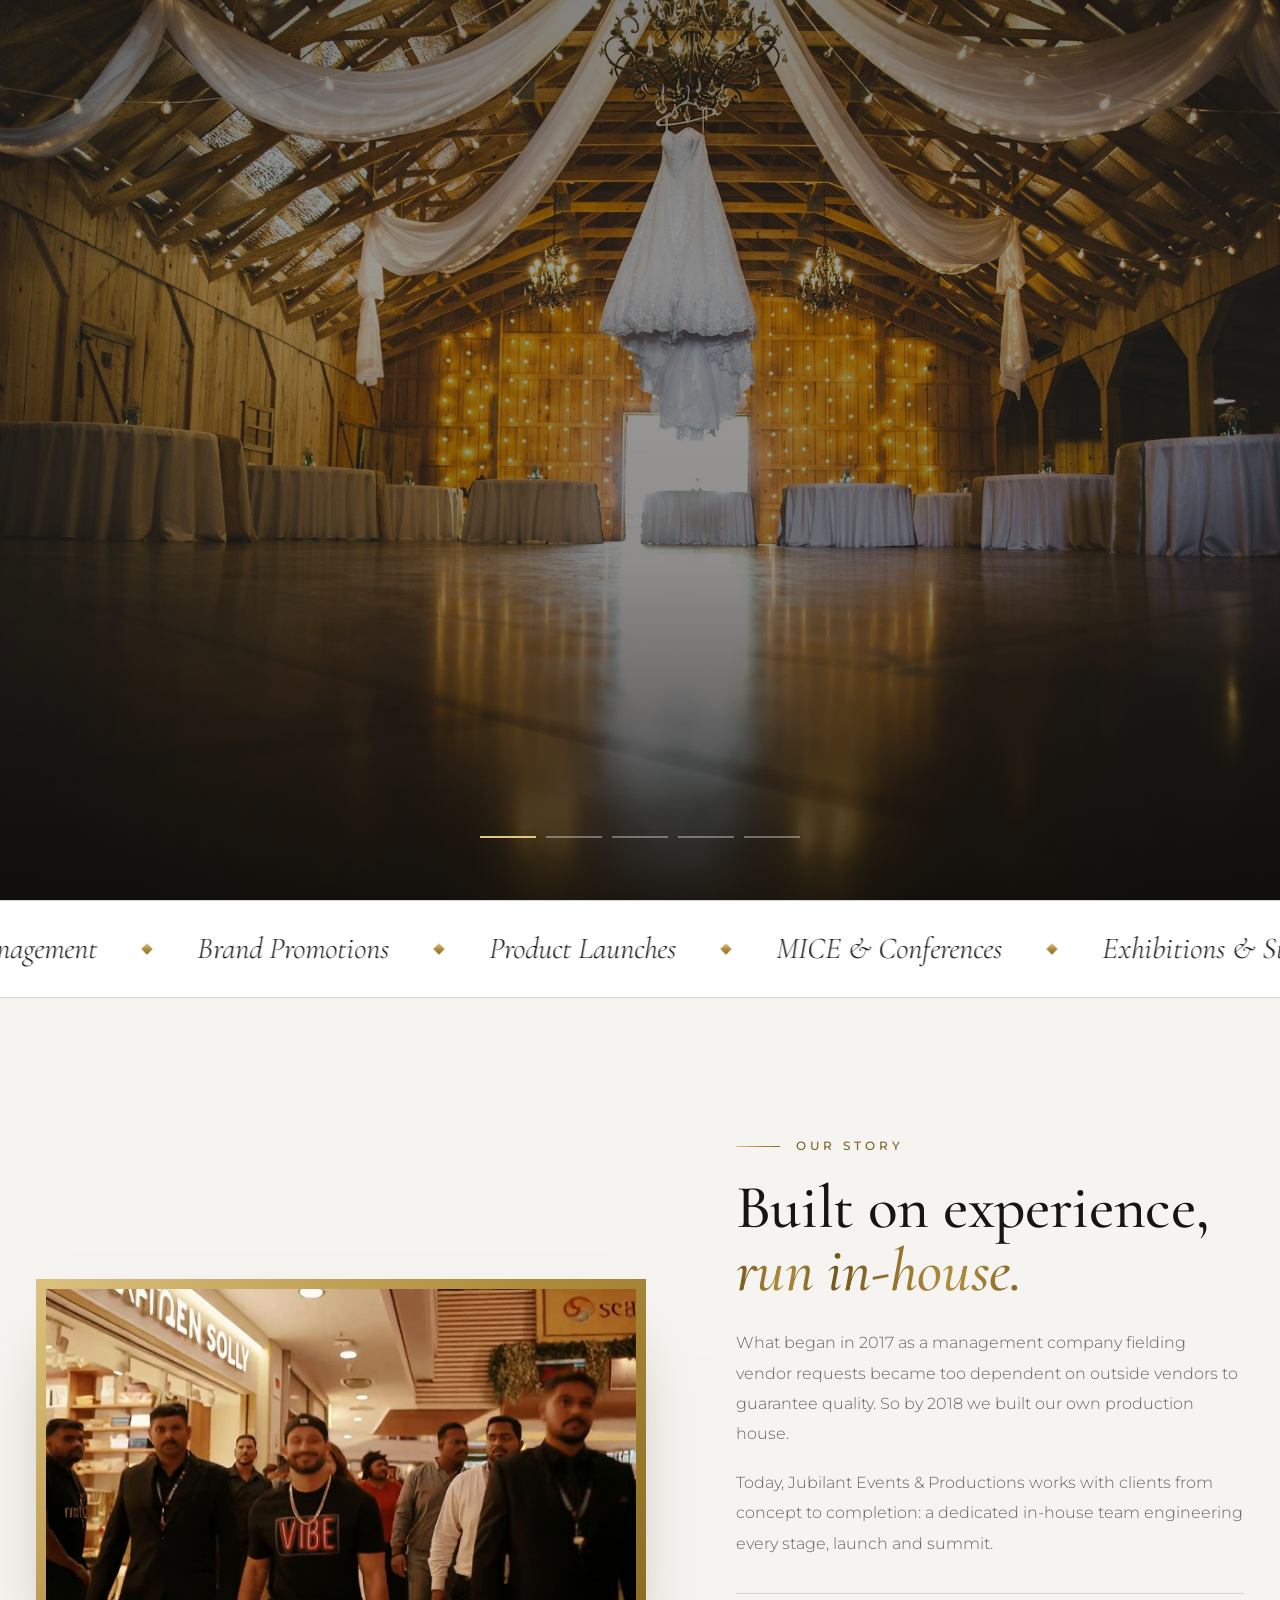
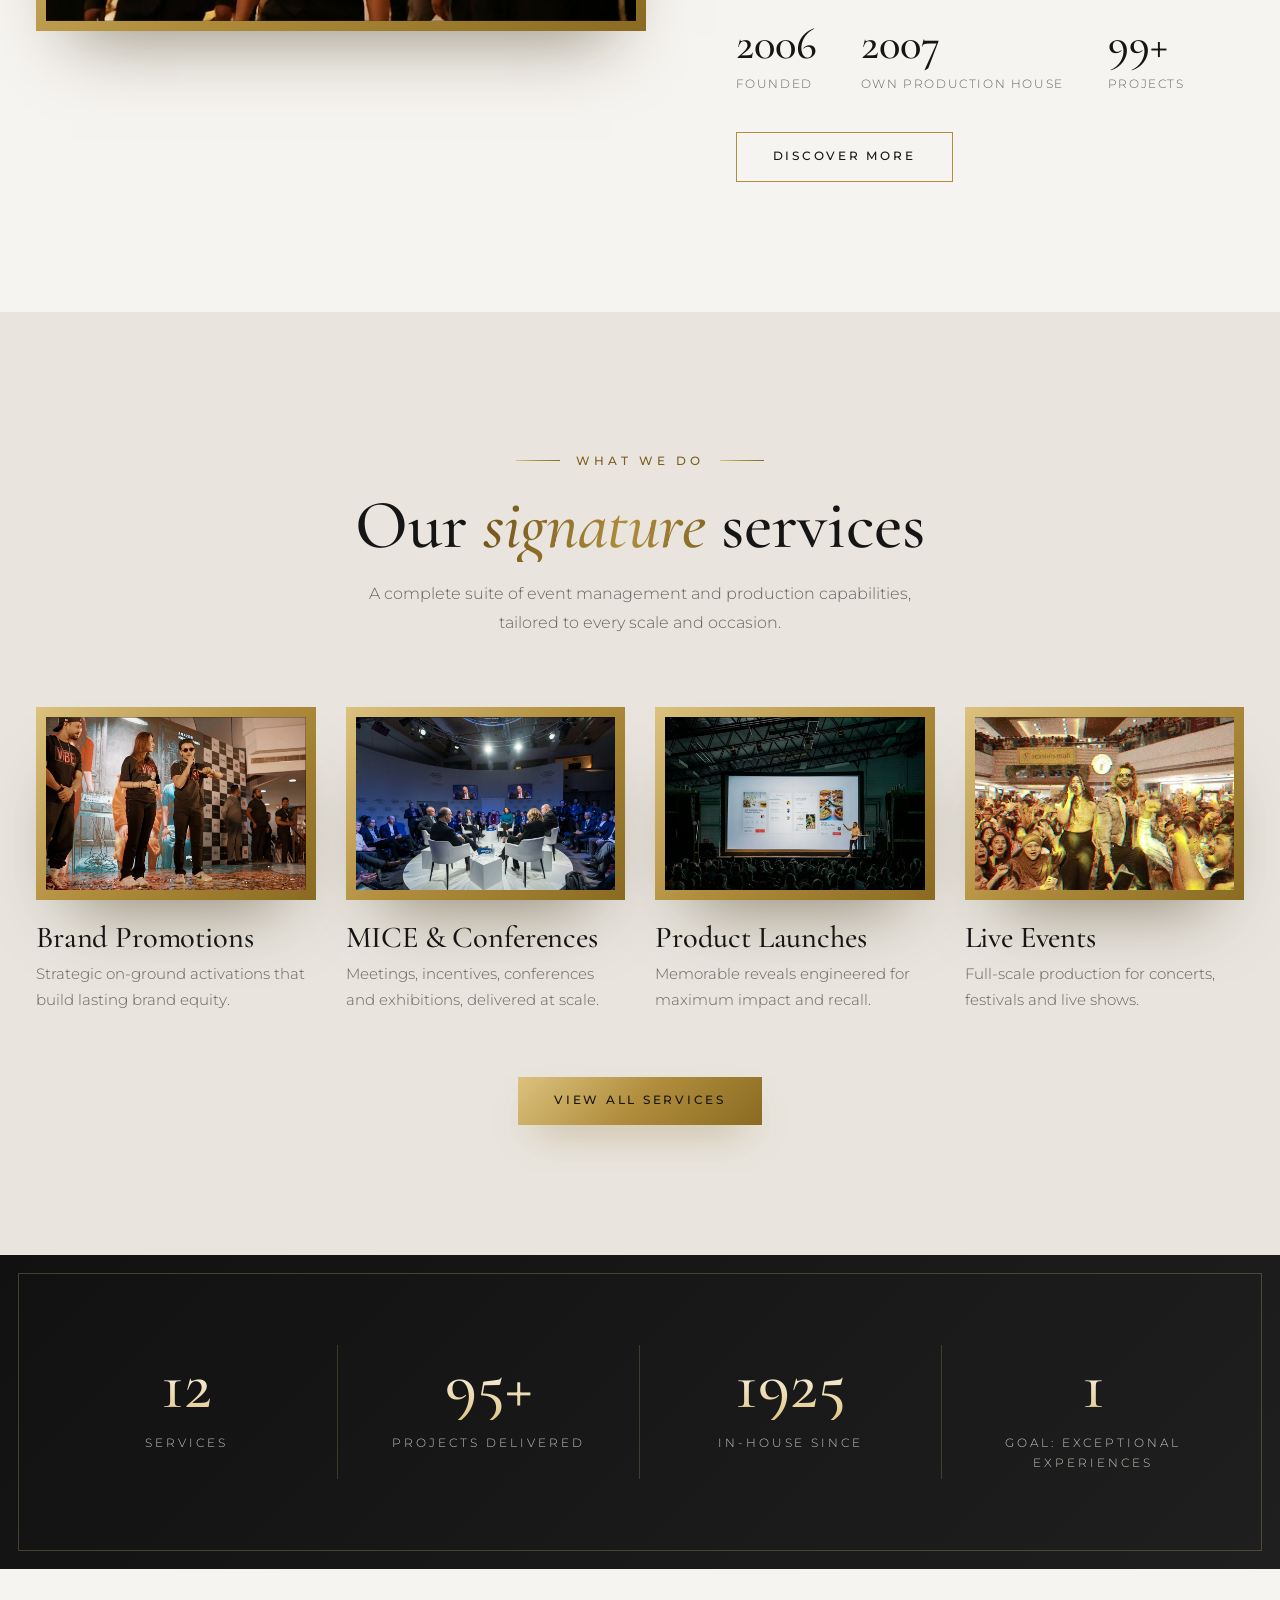
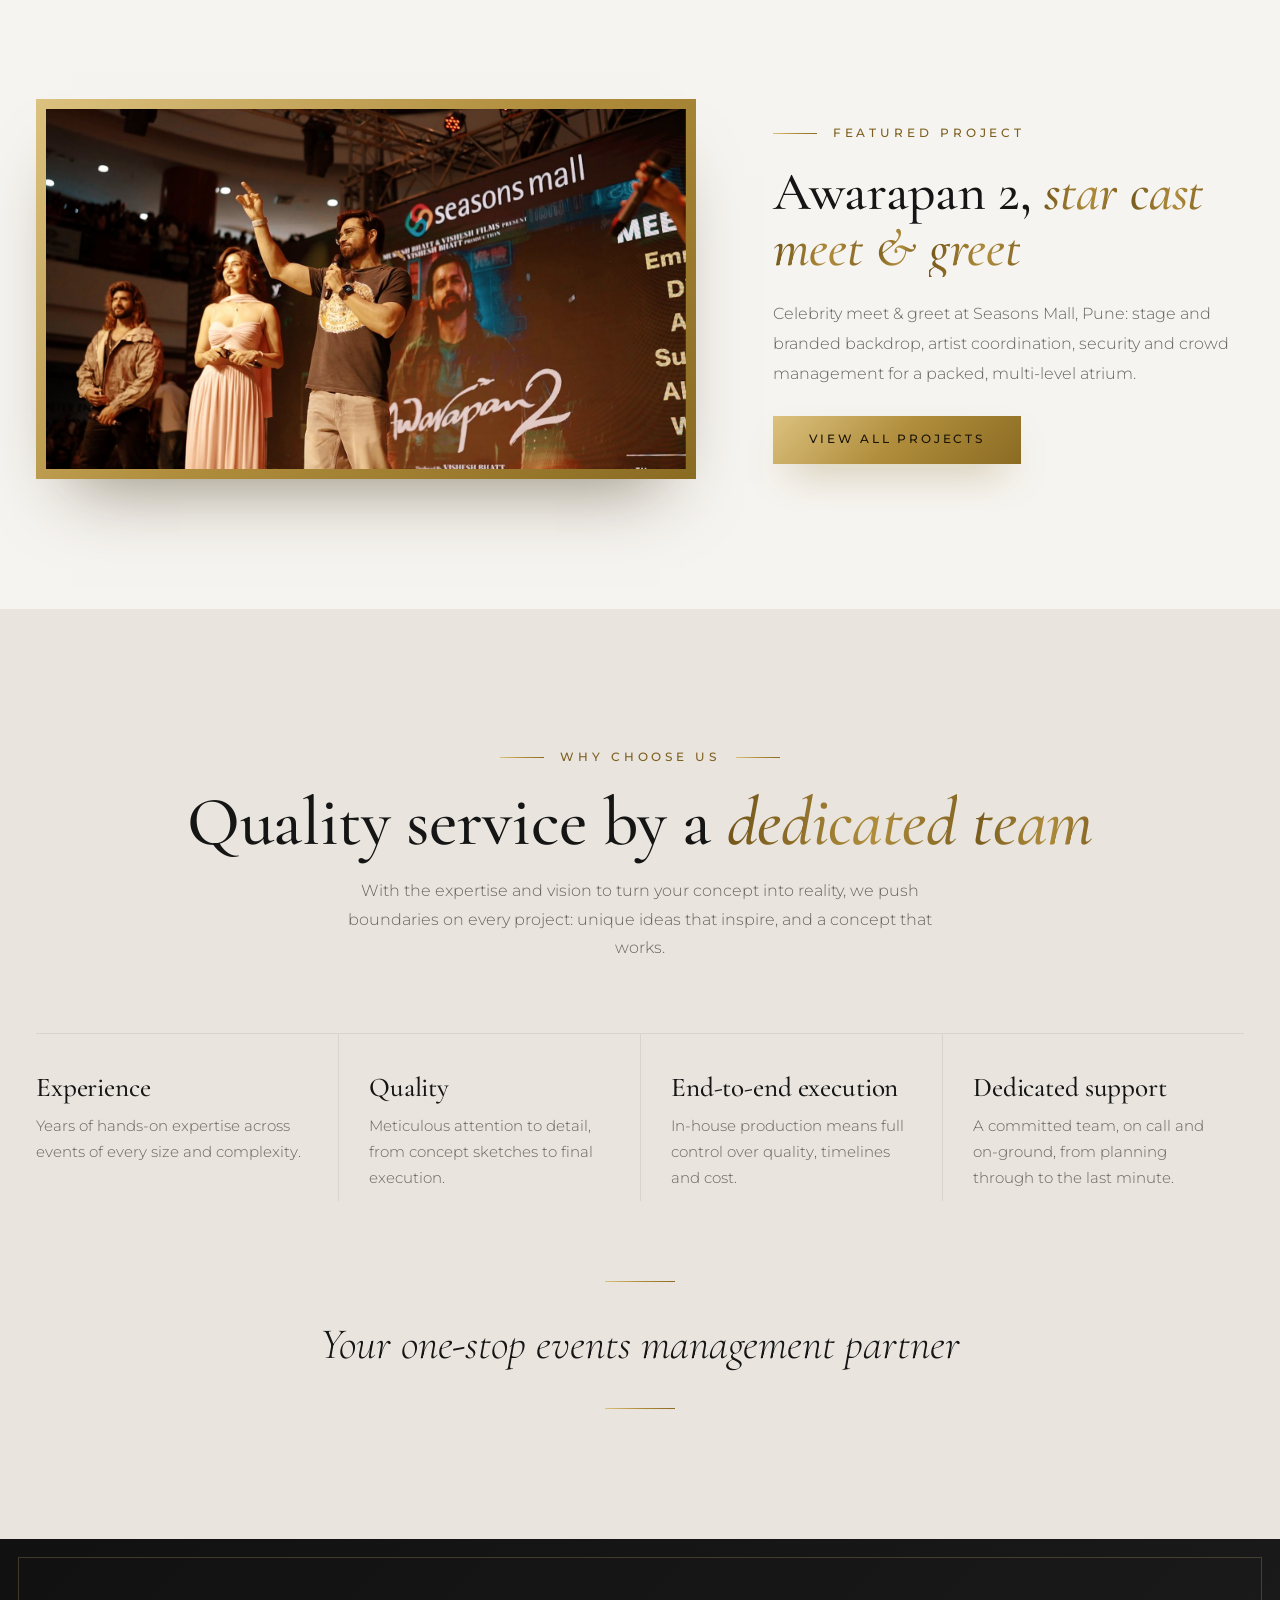
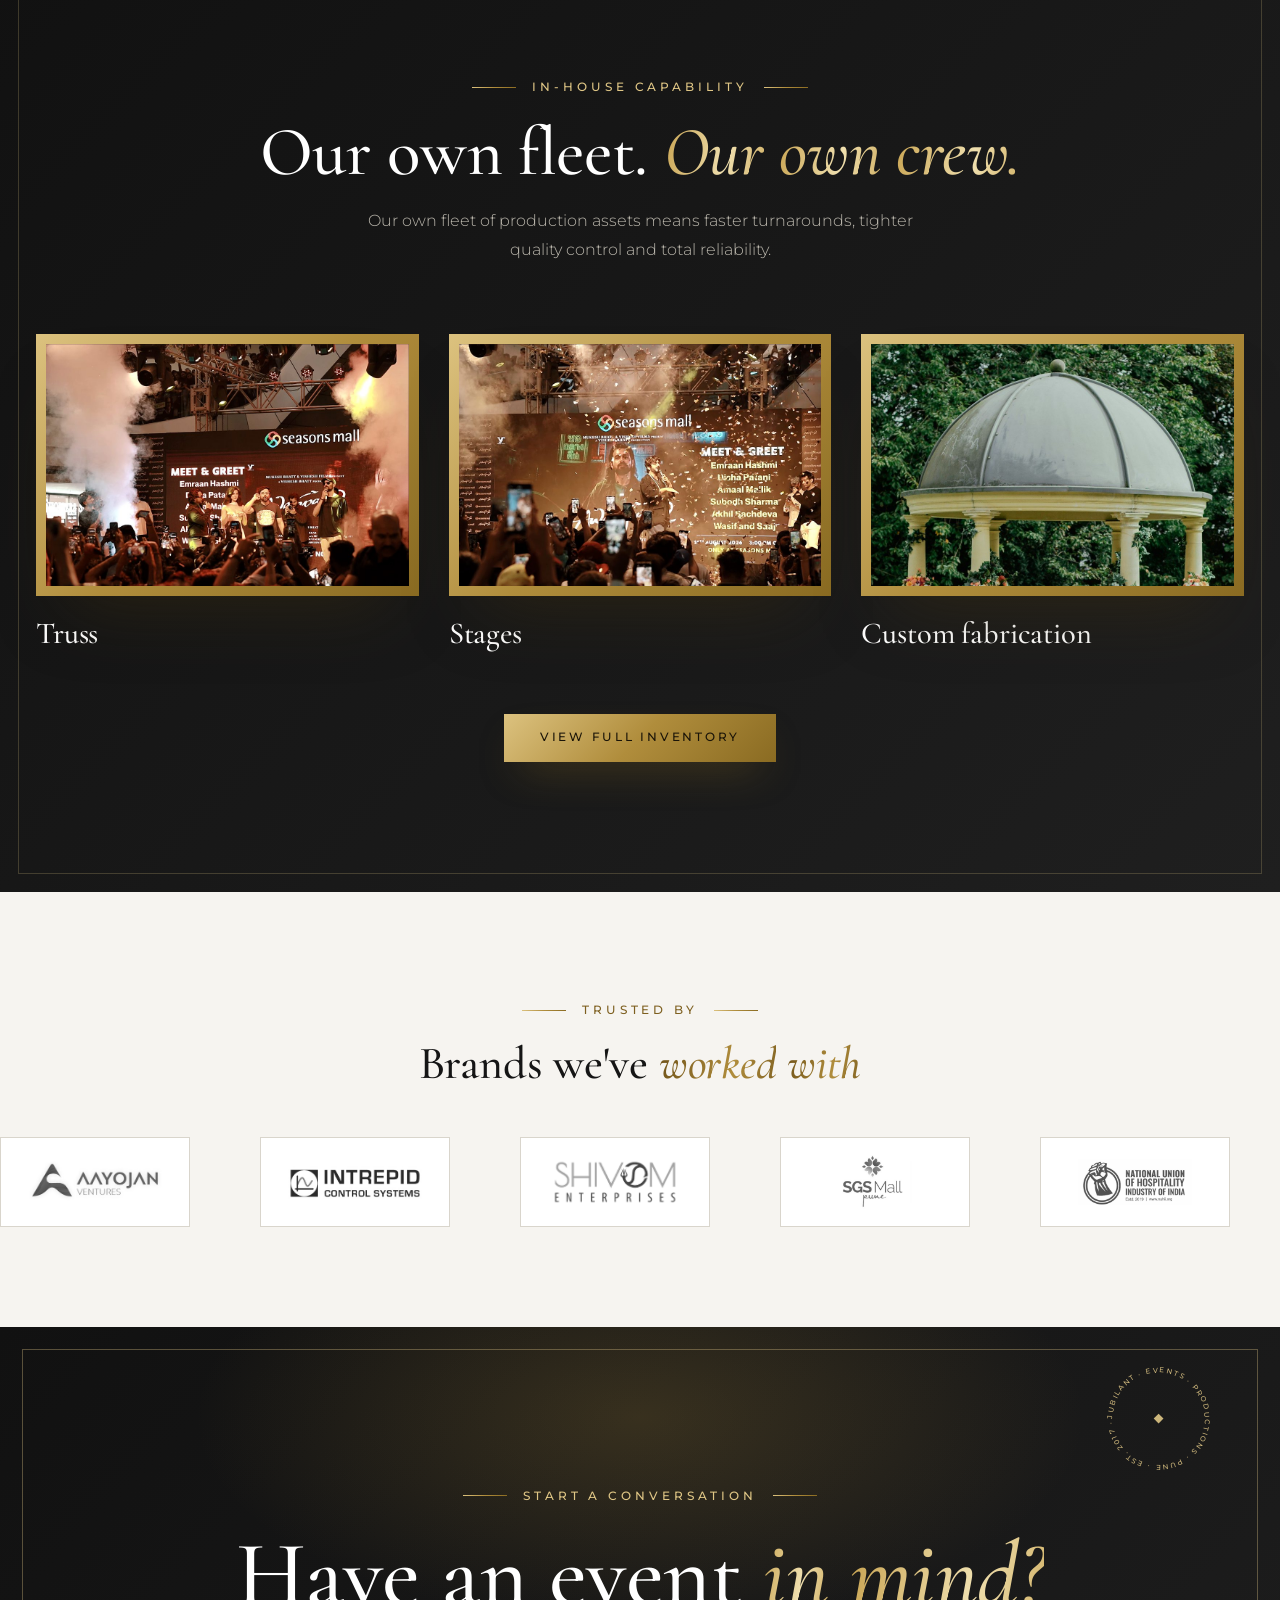
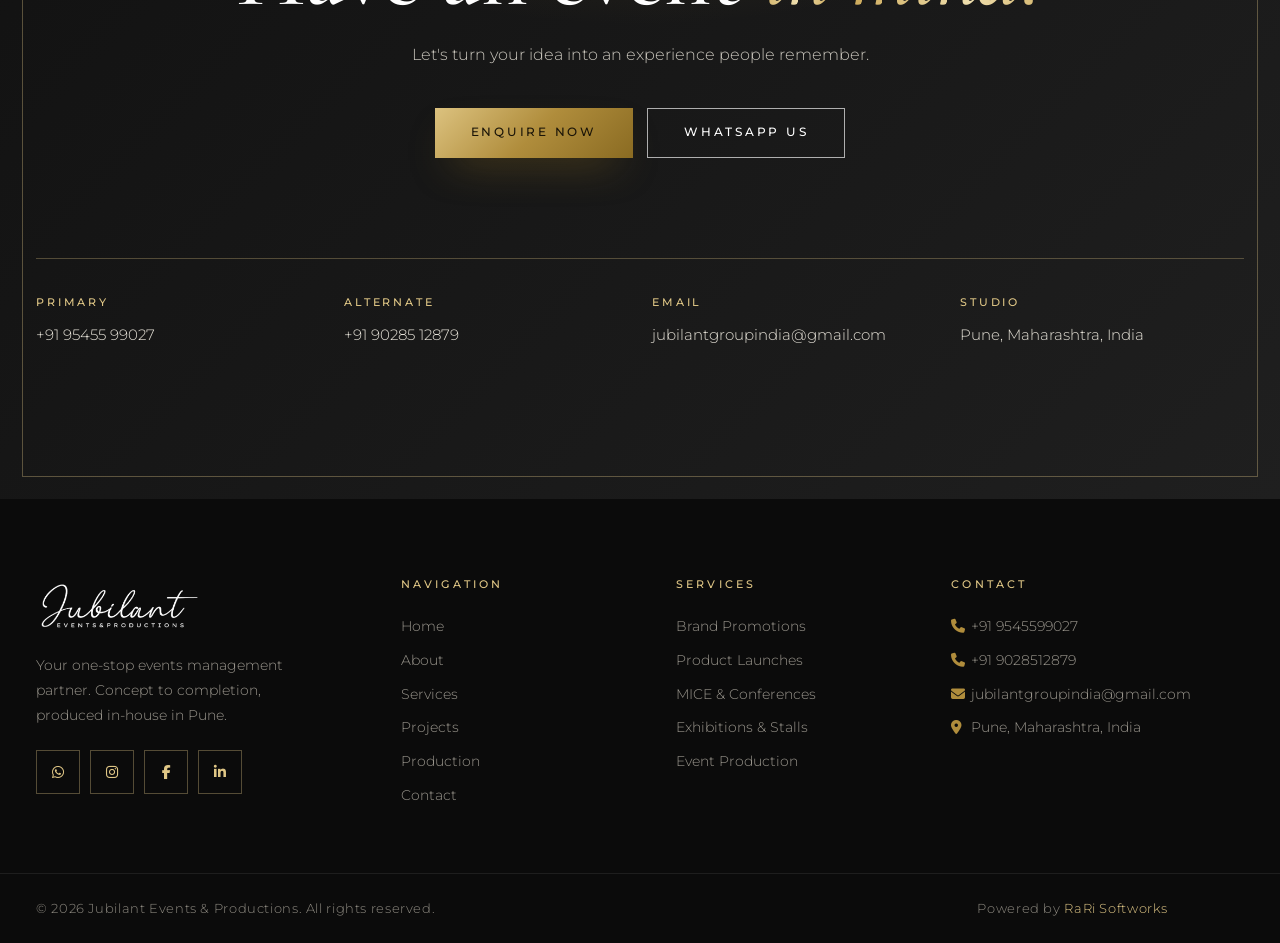
<file: index.html>
<!DOCTYPE html>
<html lang="en" class="no-js">
<head>
<meta charset="UTF-8">
<meta name="viewport" content="width=device-width, initial-scale=1.0">
<title>Jubilant Events &amp; Productions | Premium Event Management &amp; Production House, Pune</title>
<meta name="description" content="Jubilant Events &amp; Productions is Pune's premium corporate event management and production house: brand promotions, product launches, MICE, conferences, exhibitions and event production, from concept to completion.">
<meta name="author" content="Jubilant Events &amp; Productions">
<meta name="robots" content="index, follow">
<meta name="theme-color" content="#e9e5de">
<meta property="og:type" content="website"><meta property="og:title" content="Jubilant Events &amp; Productions"><meta property="og:image" content="images/stock/hero-draped-venue.jpg"><meta name="twitter:card" content="summary_large_image">
<link rel="icon" href="data:image/svg+xml,%3Csvg xmlns='http://www.w3.org/2000/svg' viewBox='0 0 100 100'%3E%3Crect width='100' height='100' rx='22' fill='%23151515'/%3E%3Ctext x='50' y='74' font-size='66' font-family='Georgia,serif' font-style='italic' fill='%23b08d3c' text-anchor='middle'%3EJ%3C/text%3E%3C/svg%3E">
<link rel="preconnect" href="https://fonts.googleapis.com"><link rel="preconnect" href="https://fonts.gstatic.com" crossorigin><link href="https://fonts.googleapis.com/css2?family=Cormorant+Garamond:ital,wght@0,400;0,500;0,600;1,400;1,500&family=Montserrat:wght@300;400;500;600&display=swap" rel="stylesheet"><link rel="stylesheet" href="https://cdnjs.cloudflare.com/ajax/libs/font-awesome/6.5.1/css/all.min.css" integrity="sha512-DTOQO9RWCH3ppGqcWaEA1BIZOC6xxalwEsw9c2QQeAIftl+Vegovlnee1c9QX4TctnWMn13TZye+giMm8e2LwA==" crossorigin="anonymous" referrerpolicy="no-referrer">
<script>document.documentElement.classList.replace("no-js","js")</script>
<link rel="stylesheet" href="style.css">
</head>
<body class="page-home">
<div class="loader" id="loader" aria-hidden="true"><div class="lg"><img src="images/logo-transparent.png" alt="" width="615" height="199"><i></i><small>Event management &amp; production</small></div></div>
<a href="#main" class="skip-link">Skip to main content</a>
<div class="prog" aria-hidden="true"><i></i></div>
<header class="nav" id="nav">
  <nav class="l" aria-label="Primary"><a href="index.html" class="active">Home</a><a href="about.html">About</a><a href="services.html">Services</a></nav>
  <a class="brand" href="index.html" aria-label="Jubilant Events &amp; Productions, home"><img src="images/logo-transparent.png" alt="Jubilant Events &amp; Productions" width="615" height="199"></a>
  <nav class="r" aria-label="Secondary"><a href="projects.html">Projects</a><a href="production.html">Production</a><a href="contact.html" class="enq">Contact</a></nav>
  <button class="burger" id="hamburger" aria-label="Open menu" aria-expanded="false" aria-controls="mobileDrawer"><span></span><span></span></button>
</header>
<div class="mobile-overlay" id="mobileOverlay" aria-hidden="true"></div>
<aside class="mobile-drawer" id="mobileDrawer" aria-label="Mobile navigation">
  <div class="mobile-drawer-header"><img src="images/logo-transparent.png" alt="Jubilant Events &amp; Productions" class="mobile-drawer-logo" width="615" height="199"><button class="mobile-drawer-close" id="mobileDrawerClose" aria-label="Close menu"><i class="fa-solid fa-xmark" aria-hidden="true"></i></button></div>
  <div class="mobile-drawer-body">
    <nav aria-label="Mobile">
<a href="index.html" class="mobile-drawer-link active"><span>Home</span><i class="fa-solid fa-chevron-right" aria-hidden="true"></i></a>
<a href="about.html" class="mobile-drawer-link"><span>About Us</span><i class="fa-solid fa-chevron-right" aria-hidden="true"></i></a>
<a href="services.html" class="mobile-drawer-link"><span>Services</span><span class="mobile-drawer-count" aria-label="13 services">13</span></a>
<a href="projects.html" class="mobile-drawer-link"><span>Projects</span><i class="fa-solid fa-chevron-right" aria-hidden="true"></i></a>
<a href="production.html" class="mobile-drawer-link"><span>Production</span><i class="fa-solid fa-chevron-right" aria-hidden="true"></i></a>
<a href="contact.html" class="mobile-drawer-link"><span>Contact</span><i class="fa-solid fa-chevron-right" aria-hidden="true"></i></a>
    </nav>
    <p class="mobile-drawer-label">Talk to our team</p>
    <div class="drawer-contact-card"><div class="drawer-contact-info"><strong>Primary line</strong><span>+91 95455 99027</span></div><div class="drawer-contact-actions"><a href="tel:+919545599027" aria-label="Call +91 95455 99027"><i class="fa-solid fa-phone" aria-hidden="true"></i></a><a href="https://wa.me/919545599027" aria-label="WhatsApp +91 95455 99027" target="_blank" rel="noopener noreferrer"><i class="fa-brands fa-whatsapp" aria-hidden="true"></i></a></div></div>
    <div class="drawer-contact-card"><div class="drawer-contact-info"><strong>Alternate line</strong><span>+91 90285 12879</span></div><div class="drawer-contact-actions"><a href="tel:+919028512879" aria-label="Call +91 90285 12879"><i class="fa-solid fa-phone" aria-hidden="true"></i></a></div></div>
    <div class="drawer-contact-card"><div class="drawer-contact-info"><strong>Email</strong><span>jubilantgroupindia@gmail.com</span></div><div class="drawer-contact-actions"><a href="mailto:jubilantgroupindia@gmail.com" aria-label="Email jubilantgroupindia@gmail.com"><i class="fa-solid fa-envelope" aria-hidden="true"></i></a></div></div>
  </div>
  <div class="mobile-drawer-footer"><a href="https://wa.me/919545599027" class="mobile-drawer-cta" target="_blank" rel="noopener noreferrer"><i class="fa-brands fa-whatsapp" aria-hidden="true"></i><span>WhatsApp</span></a><a href="tel:+919545599027" class="mobile-drawer-call"><i class="fa-solid fa-phone" aria-hidden="true"></i><span>Call now</span></a></div>
</aside>
<main id="main">
<section class="hero" id="top">
<div class="slide on"><img src="images/stock/hero-draped-venue.jpg" alt="" width="2000" height="1331"></div>
<div class="slide"><img src="images/stock/hero-chandelier-ballroom.jpg" alt="" width="2000" height="1292"></div>
<div class="slide"><img src="images/stock/hero-banquet-table.jpg" alt="" width="2000" height="1333"></div>
<div class="slide"><img src="images/stock/hero-stage-glow.jpg" alt="" width="2000" height="1333"></div>
<div class="slide"><img src="images/stock/hero-floral-aisle.jpg" alt="" width="2000" height="1335"></div>
  <canvas class="dust" data-dust="46" aria-hidden="true"></canvas>
  <div class="frame" aria-hidden="true"><i></i><i></i><i></i><i></i></div>
  <div class="hero-in">
    <span class="eyebrow c now" style="color:#ecd9ab">Event management &amp; production · Pune</span>
    <h1 data-split>We create <em>experiences</em> that people remember</h1>
    <p>From concept to completion, Jubilant Events &amp; Productions delivers seamless events, powerful experiences and professional event production.</p>
    <div class="ctas"><a class="btn btn-gold" href="contact.html">Enquire now</a><a class="btn btn-line" href="projects.html">Explore our work</a></div>
  </div>
  <div class="bars" id="bars"><button aria-label="Photo 1"></button><button aria-label="Photo 2"></button><button aria-label="Photo 3"></button><button aria-label="Photo 4"></button><button aria-label="Photo 5"></button></div>
</section>

<div class="mq" aria-hidden="true"><div><span>Celebrity Management</span><i></i><span>Brand Promotions</span><i></i><span>Product Launches</span><i></i><span>MICE &amp; Conferences</span><i></i><span>Exhibitions &amp; Stalls</span><i></i><span>Event Production</span><i></i><span>Custom Fabrication</span><i></i><span>Weddings &amp; Celebrations</span><i></i><span>Celebrity Management</span><i></i><span>Brand Promotions</span><i></i><span>Product Launches</span><i></i><span>MICE &amp; Conferences</span><i></i><span>Exhibitions &amp; Stalls</span><i></i><span>Event Production</span><i></i><span>Custom Fabrication</span><i></i><span>Weddings &amp; Celebrations</span><i></i></div></div>

<section class="sec bg-pearl" id="about">
  <div class="wrap split">
    <div class="mat hover-lift" data-reveal><video autoplay muted loop playsinline preload="metadata" width="1280" height="720" poster="images/events/reel-poster.jpg" aria-label="Highlights from celebrity and corporate events managed by Jubilant at Seasons Mall, Pune"><source src="videos/jubilant-reel.mp4" type="video/mp4"></video></div>
    <div>
      <span class="eyebrow" data-reveal>Our story</span>
      <h2 class="serif left-h" data-split style="font-size:clamp(2.6rem,4.8vw,4.6rem);line-height:1.02;margin:22px 0 26px">Built on experience, <span class="gold-text">run in-house.</span></h2>
      <p data-reveal>What began in 2017 as a management company fielding vendor requests became too dependent on outside vendors to guarantee quality. So by 2018 we built our own production house.</p>
      <p data-reveal>Today, Jubilant Events &amp; Productions works with clients from concept to completion: a dedicated in-house team engineering every stage, launch and summit.</p>
      <div class="sig" data-reveal>
        <div><b data-count="2017">0</b><span>Founded</span></div>
        <div><b data-count="2018">0</b><span>Own production house</span></div>
        <div><b data-count="100" data-suffix="+">0</b><span>Projects</span></div>
      </div>
      <a class="btn btn-out" href="about.html" data-reveal>Discover more</a>
    </div>
  </div>
</section>

<section class="sec bg-white" id="services">
  <div class="wrap">
    <div class="head">
      <span class="eyebrow c" data-reveal>What we do</span>
      <h2 data-split>Our <span class="gold-text">signature</span> services</h2>
      <p data-reveal>A complete suite of event management and production capabilities, tailored to every scale and occasion.</p>
    </div>
    <div class="arches">
      <article class="hover-lift" data-reveal><div class="mat"><div class="ph" style="--bg:url('images/events/teaser-brand-promotions.jpg')"><img src="images/events/teaser-brand-promotions.jpg" alt="VIBE star cast on a branded promotion stage" width="1000" height="750" loading="lazy" decoding="async"></div></div><div class="card-b"><h3>Brand Promotions</h3><p>Strategic on-ground activations that build lasting brand equity.</p></div></article>
      <article class="hover-lift" data-reveal data-delay="120"><div class="mat"><div class="ph" style="--bg:url('images/stock/teaser-mice-panel.jpg')"><img src="images/stock/teaser-mice-panel.jpg" alt="Panel discussion on a conference stage with a seated audience" width="1000" height="750" loading="lazy" decoding="async"></div></div><div class="card-b"><h3>MICE &amp; Conferences</h3><p>Meetings, incentives, conferences and exhibitions, delivered at scale.</p></div></article>
      <article class="hover-lift" data-reveal data-delay="240"><div class="mat"><div class="ph" style="--bg:url('images/stock/teaser-launch-presentation.jpg')"><img src="images/stock/teaser-launch-presentation.jpg" alt="Presenter unveiling a product on a large screen to an audience" width="1000" height="750" loading="lazy" decoding="async"></div></div><div class="card-b"><h3>Product Launches</h3><p>Memorable reveals engineered for maximum impact and recall.</p></div></article>
      <article class="hover-lift" data-reveal data-delay="360"><div class="mat"><div class="ph" style="--bg:url('images/events/teaser-live-events.jpg')"><img src="images/events/teaser-live-events.jpg" alt="Artists performing in the middle of a packed mall crowd" width="1000" height="750" loading="lazy" decoding="async"></div></div><div class="card-b"><h3>Live Events</h3><p>Full-scale production for concerts, festivals and live shows.</p></div></article>
    </div>
    <div style="text-align:center;margin-top:64px" data-reveal><a class="btn btn-gold" href="services.html">View all services</a></div>
  </div>
</section>

<div class="band"><canvas class="dust" data-dust="30" aria-hidden="true"></canvas><div class="wrap">
  <div class="s" data-reveal><b data-count="13">0</b><span>Services</span></div>
  <div class="s" data-reveal data-delay="100"><b data-count="100" data-suffix="+">0</b><span>Projects delivered</span></div>
  <div class="s" data-reveal data-delay="200"><b data-count="2018">0</b><span>In-house since</span></div>
  <div class="s" data-reveal data-delay="300"><b data-count="1">0</b><span>Goal: exceptional experiences</span></div>
</div></div>

<section class="sec bg-pearl" id="projects">
  <div class="wrap feat-split">
    <div class="mat hover-lift" data-reveal><img src="images/events/featured-awarapan-pair.jpg" alt="Awarapan 2 star cast together on stage at the Seasons Mall meet and greet" width="1600" height="900" loading="lazy" decoding="async"></div>
    <div>
      <span class="eyebrow" data-reveal>Featured project</span>
      <h2 data-split>Awarapan 2, <span class="gold-text">star cast meet &amp; greet</span></h2>
      <p data-reveal>Celebrity meet &amp; greet at Seasons Mall, Pune: stage and branded backdrop, artist coordination, security and crowd management for a packed, multi-level atrium.</p>
      <a class="btn btn-gold" href="projects.html" data-reveal>View all projects</a>
    </div>
  </div>
</section>

<section class="sec bg-white">
  <div class="wrap">
    <div class="head">
      <span class="eyebrow c" data-reveal>Why choose us</span>
      <h2 data-split>Quality service by a <span class="gold-text">dedicated team</span></h2>
      <p data-reveal>With the expertise and vision to turn your concept into reality, we push boundaries on every project: unique ideas that inspire, and a concept that works.</p>
    </div>
    <div class="cols">
      <div class="col" data-reveal><h3>Experience</h3><p>Years of hands-on expertise across events of every size and complexity.</p></div>
      <div class="col" data-reveal data-delay="100"><h3>Quality</h3><p>Meticulous attention to detail, from concept sketches to final execution.</p></div>
      <div class="col" data-reveal data-delay="200"><h3>End-to-end execution</h3><p>In-house production means full control over quality, timelines and cost.</p></div>
      <div class="col" data-reveal data-delay="300"><h3>Dedicated support</h3><p>A committed team, on call and on-ground, from planning through to the last minute.</p></div>
    </div>
    <p class="tagline" data-reveal>Your one-stop events management partner</p>
  </div>
</section>

<section class="sec bg-char" id="production">
  <canvas class="dust" data-dust="26" aria-hidden="true"></canvas>
  <div class="wrap">
    <div class="head">
      <span class="eyebrow c" data-reveal style="color:#e0c786">In-house capability</span>
      <h2 data-split>Our own fleet. <span class="gold-text">Our own crew.</span></h2>
      <p data-reveal>Our own fleet of production assets means faster turnarounds, tighter quality control and total reliability.</p>
    </div>
    <div class="arches three">
      <article class="hover-lift" data-reveal><div class="mat"><div class="ph" style="--bg:url('images/events/teaser-truss-lights.jpg')"><img src="images/events/teaser-truss-lights.jpg" alt="Lighting truss and smoke jets over a live stage" width="1000" height="750" loading="lazy" decoding="async"></div></div><div class="card-b"><h3>Truss</h3></div></article>
      <article class="hover-lift" data-reveal data-delay="120"><div class="mat"><div class="ph" style="--bg:url('images/events/teaser-stages-atrium.jpg')"><img src="images/events/teaser-stages-atrium.jpg" alt="Stage and branded backdrop built for a mall meet and greet" width="1000" height="750" loading="lazy" decoding="async"></div></div><div class="card-b"><h3>Stages</h3></div></article>
      <article class="hover-lift" data-reveal data-delay="240"><div class="mat"><div class="ph" style="--bg:url('images/stock/teaser-fabrication-floral-gazebo.jpg')"><img src="images/stock/teaser-fabrication-floral-gazebo.jpg" alt="Floral-dressed gazebo structure built for a celebration" width="1000" height="750" loading="lazy" decoding="async"></div></div><div class="card-b"><h3>Custom fabrication</h3></div></article>
    </div>
    <div style="text-align:center;margin-top:64px" data-reveal><a class="btn btn-gold" href="production.html">View full inventory</a></div>
  </div>
</section>

<section class="sec bg-pearl" style="padding:100px 0">
  <div class="wrap">
    <div class="head" style="margin-bottom:50px"><span class="eyebrow c" data-reveal>Trusted by</span><h2 data-split style="font-size:clamp(2rem,3.6vw,3.2rem)">Brands we've <span class="gold-text">worked with</span></h2></div>
  </div>
  <div class="logos" data-reveal><div class="logos-track"><span><img src="images/clients/aayojan-ventures.png" alt="Aayojan Ventures" width="354" height="117" loading="lazy" decoding="async"></span><span><img src="images/clients/intrepid-control-systems.png" alt="Intrepid Control Systems" width="345" height="104" loading="lazy" decoding="async"></span><span><img src="images/clients/shivom-enterprises.png" alt="Shivom Enterprises" width="285" height="115" loading="lazy" decoding="async"></span><span><img src="images/clients/sgs-mall.png" alt="SGS Mall Pune" width="248" height="180" loading="lazy" decoding="async"></span><span><img src="images/clients/nuhii.png" alt="National Union of Hospitality Industry of India" width="378" height="166" loading="lazy" decoding="async"></span><span><img src="images/clients/seasons.png" alt="Seasons" width="184" height="180" loading="lazy" decoding="async"></span><span><img src="images/clients/dilip-oaks-academy.png" alt="Dilip Oak's Academy" width="230" height="146" loading="lazy" decoding="async"></span><span><img src="images/clients/s-monogram.png" alt="Client partner" width="185" height="126" loading="lazy" decoding="async"></span><span><img src="images/clients/hdfc-bank.png" alt="HDFC Bank" width="397" height="96" loading="lazy" decoding="async"></span><span aria-hidden="true"><img src="images/clients/aayojan-ventures.png" alt="" width="354" height="117" loading="lazy" decoding="async"></span><span aria-hidden="true"><img src="images/clients/intrepid-control-systems.png" alt="" width="345" height="104" loading="lazy" decoding="async"></span><span aria-hidden="true"><img src="images/clients/shivom-enterprises.png" alt="" width="285" height="115" loading="lazy" decoding="async"></span><span aria-hidden="true"><img src="images/clients/sgs-mall.png" alt="" width="248" height="180" loading="lazy" decoding="async"></span><span aria-hidden="true"><img src="images/clients/nuhii.png" alt="" width="378" height="166" loading="lazy" decoding="async"></span><span aria-hidden="true"><img src="images/clients/seasons.png" alt="" width="184" height="180" loading="lazy" decoding="async"></span><span aria-hidden="true"><img src="images/clients/dilip-oaks-academy.png" alt="" width="230" height="146" loading="lazy" decoding="async"></span><span aria-hidden="true"><img src="images/clients/s-monogram.png" alt="" width="185" height="126" loading="lazy" decoding="async"></span><span aria-hidden="true"><img src="images/clients/hdfc-bank.png" alt="" width="397" height="96" loading="lazy" decoding="async"></span></div></div>
</section>

<section class="cta bg-char-flat">
  <canvas class="dust" data-dust="36" aria-hidden="true"></canvas>
  <svg class="badge" viewBox="0 0 200 200" aria-hidden="true"><defs><path id="cp" d="M100,100 m-80,0 a80,80 0 1,1 160,0 a80,80 0 1,1 -160,0"/></defs><text><textPath href="#cp" textLength="498">JUBILANT · EVENTS · PRODUCTIONS · PUNE · EST. 2017 ·</textPath></text><rect x="94" y="94" width="12" height="12" transform="rotate(45 100 100)"/></svg>
  <div class="wrap">
    <span class="eyebrow c" data-reveal style="color:#e0c786">Start a conversation</span>
    <h2 data-split>Have an event <span class="gold-text">in mind?</span></h2>
    <p data-reveal>Let's turn your idea into an experience people remember.</p>
    <div class="btns" data-reveal><a class="btn btn-gold" href="contact.html">Enquire now</a><a class="btn btn-line" href="https://wa.me/919545599027" target="_blank" rel="noopener noreferrer">WhatsApp us</a></div>
    <div class="lines">
      <div><b>Primary</b><a href="tel:+919545599027">+91 95455 99027</a></div>
      <div><b>Alternate</b><a href="tel:+919028512879">+91 90285 12879</a></div>
      <div><b>Email</b><a href="mailto:jubilantgroupindia@gmail.com">jubilantgroupindia@gmail.com</a></div>
      <div><b>Studio</b><span>Pune, Maharashtra, India</span></div>
    </div>
  </div>
</section>
</main>
<footer class="footer">
  <div class="wrap footer-grid">
    <div class="footer-brand">
      <a href="index.html" aria-label="Jubilant Events &amp; Productions"><img src="images/logo-transparent.png" alt="Jubilant Events &amp; Productions" width="615" height="199"></a>
      <p>Your one-stop events management partner. Concept to completion, produced in-house in Pune.</p>
      <div class="social-links">
        <a href="https://wa.me/919545599027" aria-label="Chat on WhatsApp" target="_blank" rel="noopener noreferrer"><i class="fa-brands fa-whatsapp"></i></a>
        <a href="#" aria-label="Visit our Instagram"><i class="fa-brands fa-instagram"></i></a>
        <a href="#" aria-label="Visit our Facebook"><i class="fa-brands fa-facebook-f"></i></a>
        <a href="#" aria-label="Visit our LinkedIn"><i class="fa-brands fa-linkedin-in"></i></a>
      </div>
    </div>
    <nav class="footer-col" aria-label="Footer navigation"><h4>Navigation</h4><a href="index.html">Home</a><a href="about.html">About</a><a href="services.html">Services</a><a href="projects.html">Projects</a><a href="production.html">Production</a><a href="contact.html">Contact</a></nav>
    <nav class="footer-col" aria-label="Our services"><h4>Services</h4><a href="services.html">Brand Promotions</a><a href="services.html">Product Launches</a><a href="services.html">MICE &amp; Conferences</a><a href="services.html">Exhibitions &amp; Stalls</a><a href="services.html">Event Production</a></nav>
    <div class="footer-col"><h4>Contact</h4><a href="tel:+919545599027"><i class="fa-solid fa-phone"></i>+91 9545599027</a><a href="tel:+919028512879"><i class="fa-solid fa-phone"></i>+91 9028512879</a><a href="mailto:jubilantgroupindia@gmail.com"><i class="fa-solid fa-envelope"></i>jubilantgroupindia@gmail.com</a><span><i class="fa-solid fa-location-dot"></i>Pune, Maharashtra, India</span></div>
  </div>
  <div class="footer-bottom"><div class="wrap"><p>&copy; <span id="currentYear">2026</span> Jubilant Events &amp; Productions. All rights reserved.</p><p>Powered by <a href="https://rarisoftworks.com/" target="_blank" rel="noopener noreferrer">RaRi Softworks</a></p></div></div>
</footer>
<button class="back-to-top" id="backToTop" aria-label="Back to top"><i class="fa-solid fa-arrow-up"></i></button>
<script src="script.js"></script>
</body>
</html>
</file>
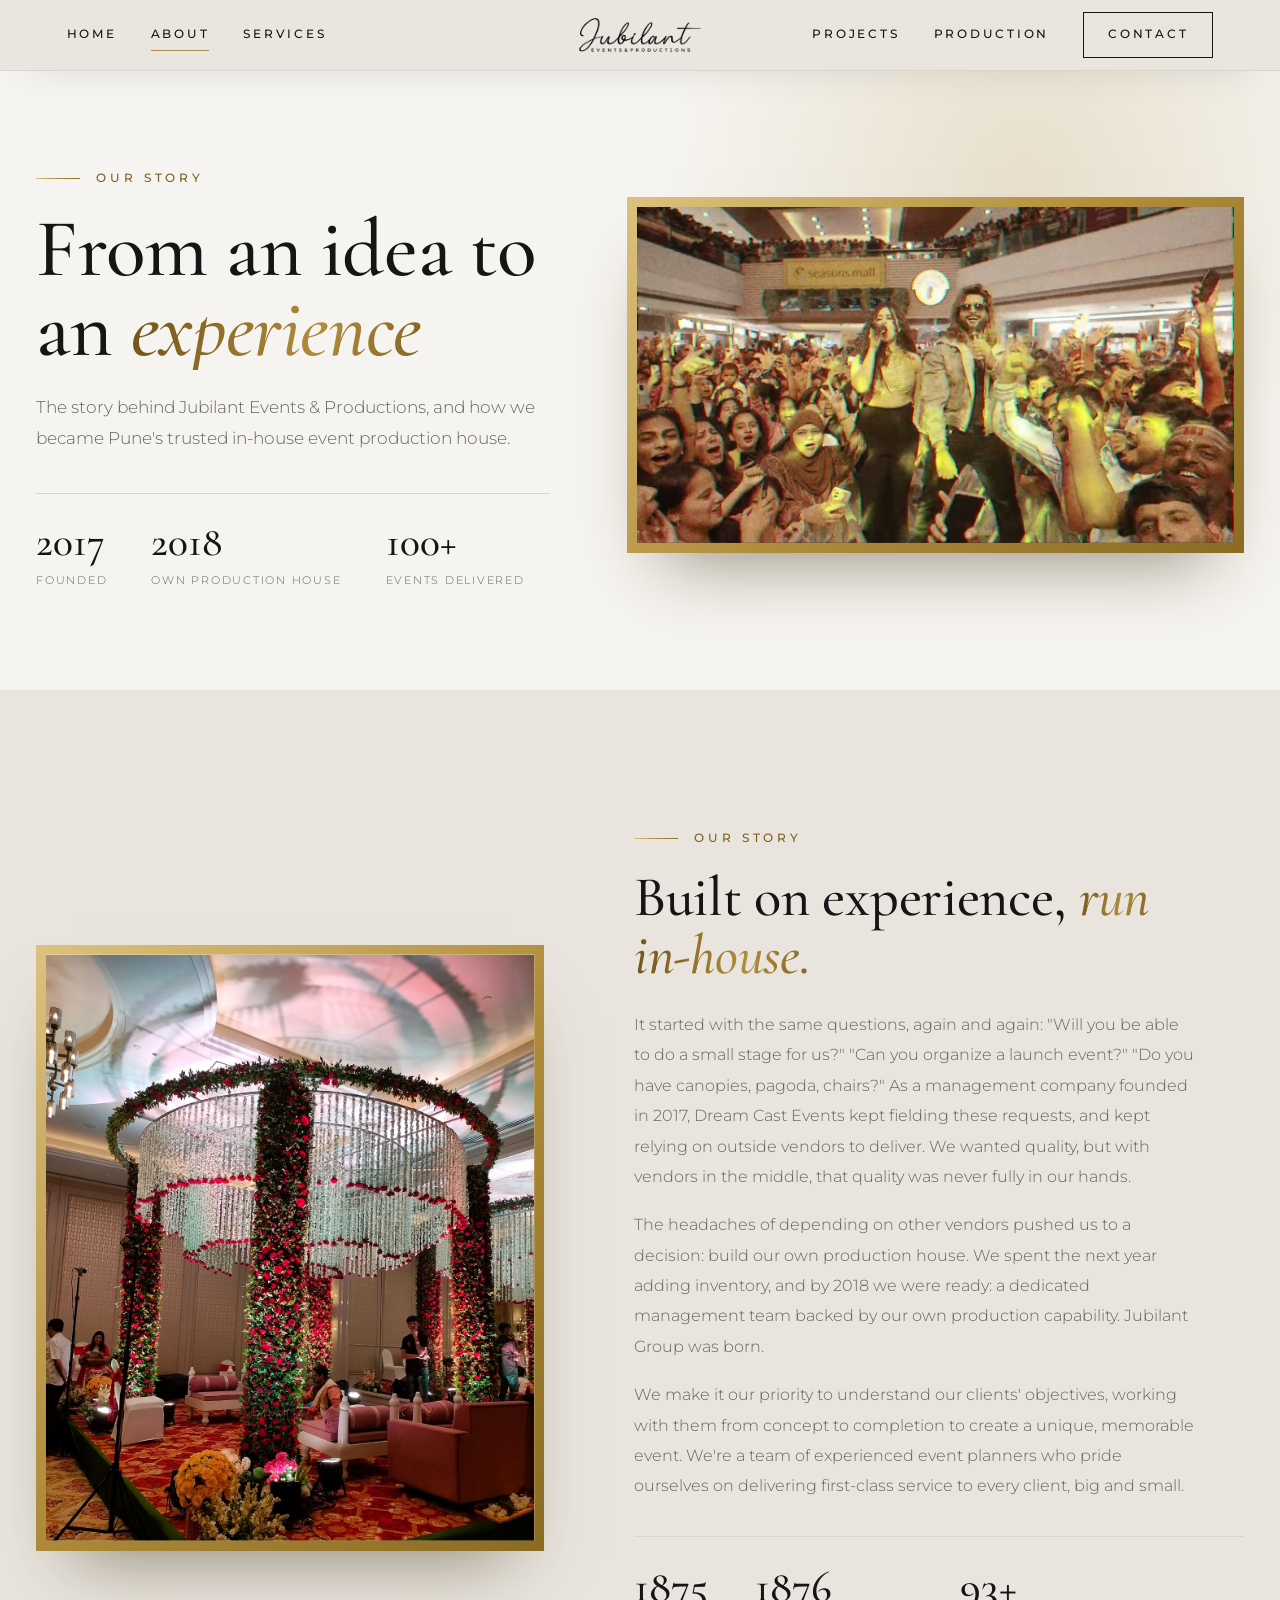
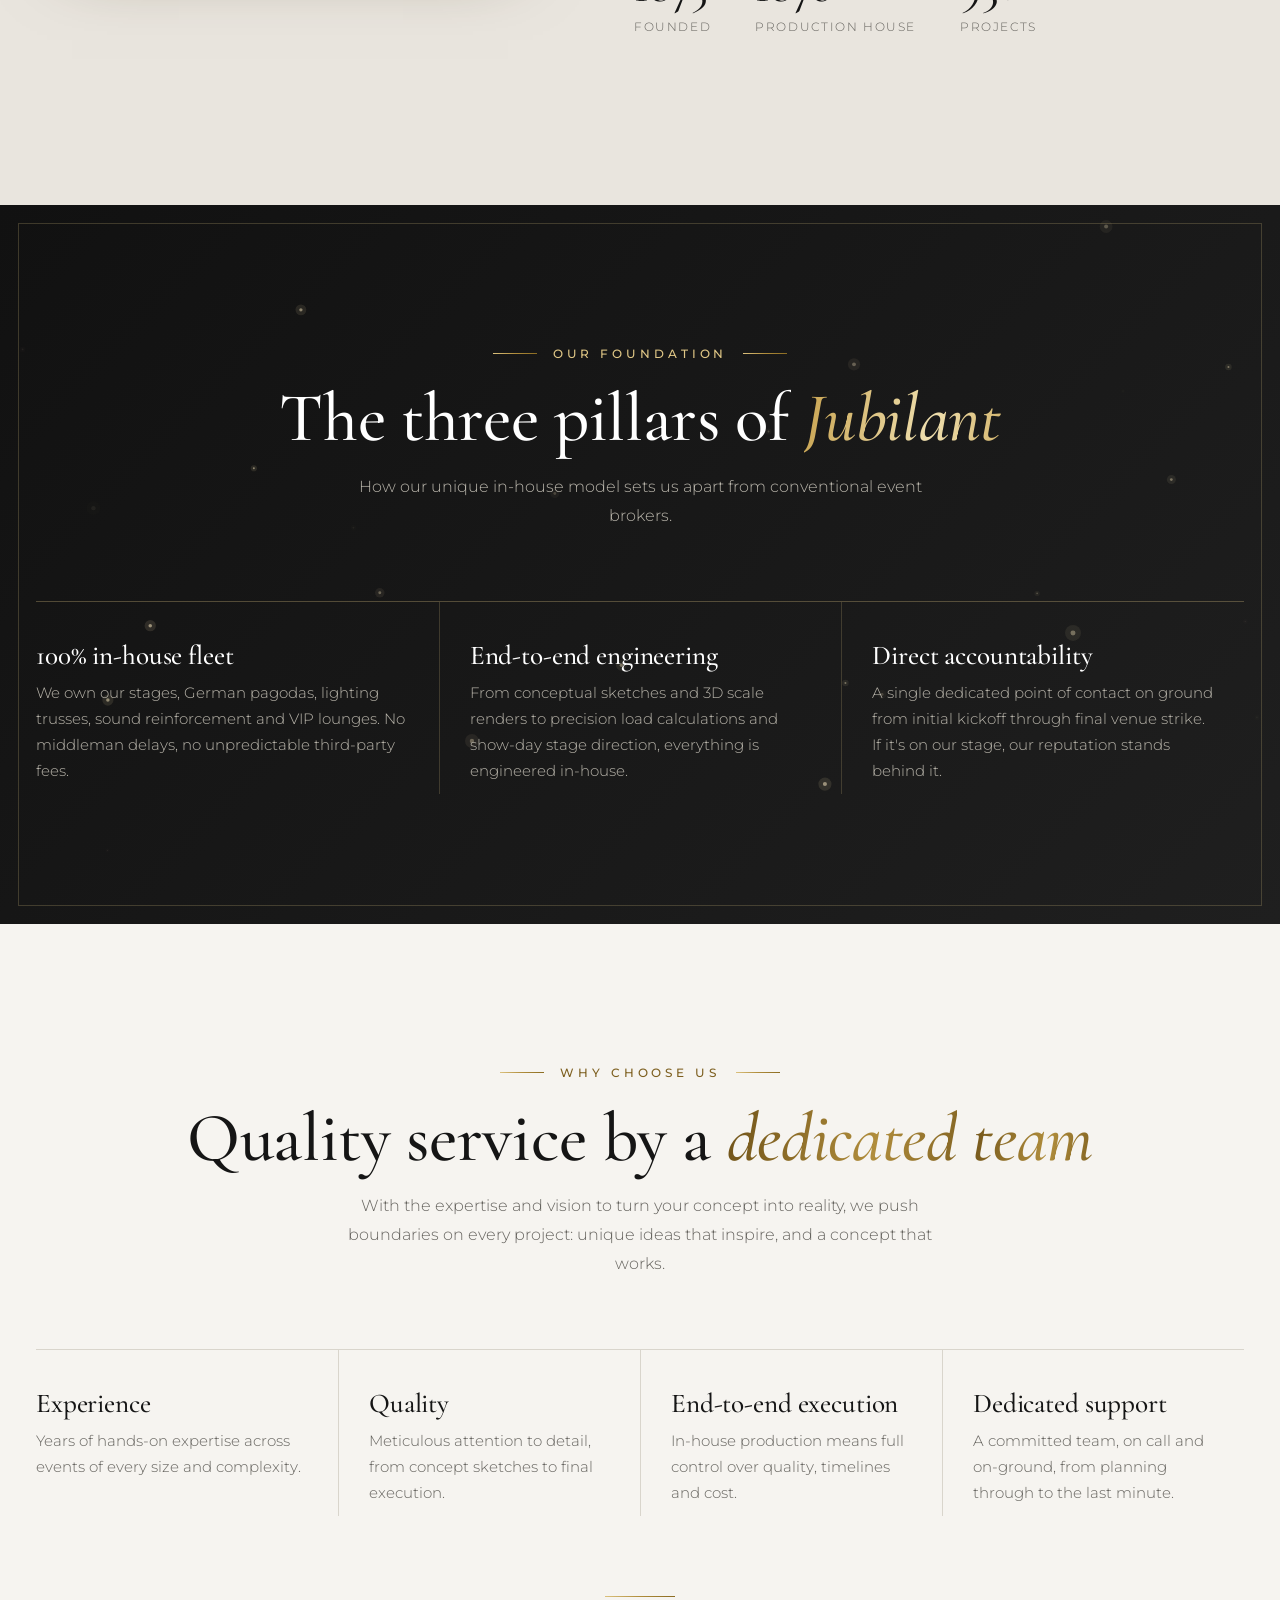
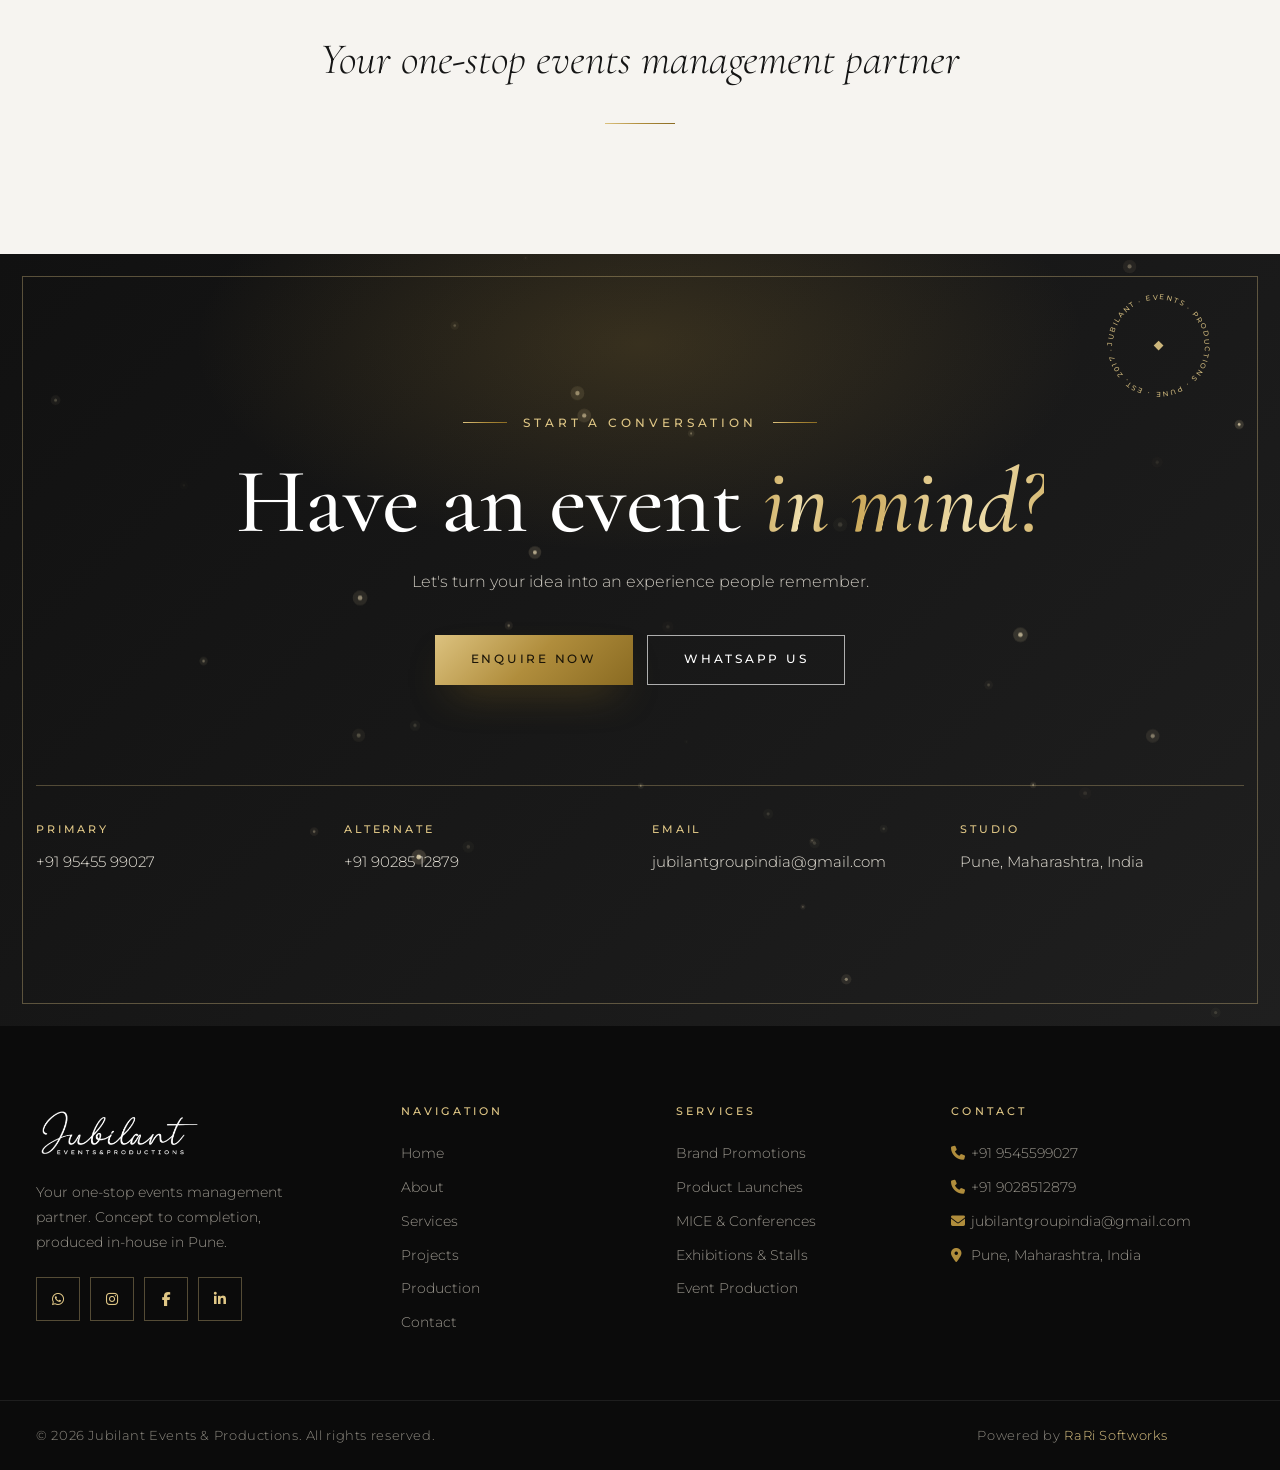
<file: about.html>
<!DOCTYPE html>
<html lang="en" class="no-js">
<head>
<meta charset="UTF-8">
<meta name="viewport" content="width=device-width, initial-scale=1.0">
<title>About | Jubilant Events &amp; Productions</title>
<meta name="description" content="The story behind Jubilant Events &amp; Productions: from a Pune management company in 2017 to an in-house event production house in 2018.">
<meta name="author" content="Jubilant Events &amp; Productions">
<meta name="robots" content="index, follow">
<meta name="theme-color" content="#e9e5de">

<link rel="icon" href="data:image/svg+xml,%3Csvg xmlns='http://www.w3.org/2000/svg' viewBox='0 0 100 100'%3E%3Crect width='100' height='100' rx='22' fill='%23151515'/%3E%3Ctext x='50' y='74' font-size='66' font-family='Georgia,serif' font-style='italic' fill='%23b08d3c' text-anchor='middle'%3EJ%3C/text%3E%3C/svg%3E">
<link rel="preconnect" href="https://fonts.googleapis.com"><link rel="preconnect" href="https://fonts.gstatic.com" crossorigin><link href="https://fonts.googleapis.com/css2?family=Cormorant+Garamond:ital,wght@0,400;0,500;0,600;1,400;1,500&family=Montserrat:wght@300;400;500;600&display=swap" rel="stylesheet"><link rel="stylesheet" href="https://cdnjs.cloudflare.com/ajax/libs/font-awesome/6.5.1/css/all.min.css" integrity="sha512-DTOQO9RWCH3ppGqcWaEA1BIZOC6xxalwEsw9c2QQeAIftl+Vegovlnee1c9QX4TctnWMn13TZye+giMm8e2LwA==" crossorigin="anonymous" referrerpolicy="no-referrer">
<script>document.documentElement.classList.replace("no-js","js")</script>
<link rel="stylesheet" href="style.css">
</head>
<body class="page-about nav-solid">
<a href="#main" class="skip-link">Skip to main content</a>
<div class="prog" aria-hidden="true"><i></i></div>
<header class="nav scrolled" id="nav">
  <nav class="l" aria-label="Primary"><a href="index.html">Home</a><a href="about.html" class="active">About</a><a href="services.html">Services</a></nav>
  <a class="brand" href="index.html" aria-label="Jubilant Events &amp; Productions, home"><img src="images/logo-transparent.png" alt="Jubilant Events &amp; Productions" width="615" height="199"></a>
  <nav class="r" aria-label="Secondary"><a href="projects.html">Projects</a><a href="production.html">Production</a><a href="contact.html" class="enq">Contact</a></nav>
  <button class="burger" id="hamburger" aria-label="Open menu" aria-expanded="false" aria-controls="mobileDrawer"><span></span><span></span></button>
</header>
<div class="mobile-overlay" id="mobileOverlay" aria-hidden="true"></div>
<aside class="mobile-drawer" id="mobileDrawer" aria-label="Mobile navigation">
  <div class="mobile-drawer-header"><img src="images/logo-transparent.png" alt="Jubilant Events &amp; Productions" class="mobile-drawer-logo" width="615" height="199"><button class="mobile-drawer-close" id="mobileDrawerClose" aria-label="Close menu"><i class="fa-solid fa-xmark" aria-hidden="true"></i></button></div>
  <div class="mobile-drawer-body">
    <nav aria-label="Mobile">
<a href="index.html" class="mobile-drawer-link"><span>Home</span><i class="fa-solid fa-chevron-right" aria-hidden="true"></i></a>
<a href="about.html" class="mobile-drawer-link active"><span>About Us</span><i class="fa-solid fa-chevron-right" aria-hidden="true"></i></a>
<a href="services.html" class="mobile-drawer-link"><span>Services</span><span class="mobile-drawer-count" aria-label="13 services">13</span></a>
<a href="projects.html" class="mobile-drawer-link"><span>Projects</span><i class="fa-solid fa-chevron-right" aria-hidden="true"></i></a>
<a href="production.html" class="mobile-drawer-link"><span>Production</span><i class="fa-solid fa-chevron-right" aria-hidden="true"></i></a>
<a href="contact.html" class="mobile-drawer-link"><span>Contact</span><i class="fa-solid fa-chevron-right" aria-hidden="true"></i></a>
    </nav>
    <p class="mobile-drawer-label">Talk to our team</p>
    <div class="drawer-contact-card"><div class="drawer-contact-info"><strong>Primary line</strong><span>+91 95455 99027</span></div><div class="drawer-contact-actions"><a href="tel:+919545599027" aria-label="Call +91 95455 99027"><i class="fa-solid fa-phone" aria-hidden="true"></i></a><a href="https://wa.me/919545599027" aria-label="WhatsApp +91 95455 99027" target="_blank" rel="noopener noreferrer"><i class="fa-brands fa-whatsapp" aria-hidden="true"></i></a></div></div>
    <div class="drawer-contact-card"><div class="drawer-contact-info"><strong>Alternate line</strong><span>+91 90285 12879</span></div><div class="drawer-contact-actions"><a href="tel:+919028512879" aria-label="Call +91 90285 12879"><i class="fa-solid fa-phone" aria-hidden="true"></i></a></div></div>
    <div class="drawer-contact-card"><div class="drawer-contact-info"><strong>Email</strong><span>jubilantgroupindia@gmail.com</span></div><div class="drawer-contact-actions"><a href="mailto:jubilantgroupindia@gmail.com" aria-label="Email jubilantgroupindia@gmail.com"><i class="fa-solid fa-envelope" aria-hidden="true"></i></a></div></div>
  </div>
  <div class="mobile-drawer-footer"><a href="https://wa.me/919545599027" class="mobile-drawer-cta" target="_blank" rel="noopener noreferrer"><i class="fa-brands fa-whatsapp" aria-hidden="true"></i><span>WhatsApp</span></a><a href="tel:+919545599027" class="mobile-drawer-call"><i class="fa-solid fa-phone" aria-hidden="true"></i><span>Call now</span></a></div>
</aside>
<main id="main">
<section class="page-header ph-a">
  <div class="wrap ph-a-grid">
    <div>
      <span class="eyebrow now" data-reveal>Our story</span>
      <h1 class="ph-title" data-split>From an idea to an <em class="gold-text">experience</em></h1>
      <p class="ph-text" data-reveal>The story behind Jubilant Events &amp; Productions, and how we became Pune's trusted in-house event production house.</p>
      <div class="ph-facts" data-reveal>
        <div><b>2017</b><span>Founded</span></div><div><b>2018</b><span>Own production house</span></div><div><b>100+</b><span>Events delivered</span></div>
      </div>
    </div>
    <div class="mat" data-reveal><video autoplay muted loop playsinline preload="metadata" width="1280" height="720" poster="images/events/header-about-poster.jpg" aria-label="Fans and stars together in the Seasons Mall atrium at a Jubilant event"><source src="videos/header-about.mp4" type="video/mp4"></video></div>
  </div>
</section>

<section class="sec bg-white">
  <div class="wrap split rev">
    <div class="mat hover-lift" data-reveal><img src="images/events/decor-floral-lounge.jpg" alt="Floral lounge set-up with crystal-strand canopy produced in-house by Jubilant" width="1200" height="1440" loading="lazy" decoding="async"></div>
    <div>
      <span class="eyebrow" data-reveal>Our story</span>
      <h2 data-split style="font-size:clamp(2.4rem,4.4vw,4.2rem);line-height:1.02;margin:22px 0 26px">Built on experience, <span class="gold-text">run in-house.</span></h2>
      <p data-reveal>It started with the same questions, again and again: "Will you be able to do a small stage for us?" "Can you organize a launch event?" "Do you have canopies, pagoda, chairs?" As a management company founded in 2017, Dream Cast Events kept fielding these requests, and kept relying on outside vendors to deliver. We wanted quality, but with vendors in the middle, that quality was never fully in our hands.</p>
      <p data-reveal>The headaches of depending on other vendors pushed us to a decision: build our own production house. We spent the next year adding inventory, and by 2018 we were ready: a dedicated management team backed by our own production capability. Jubilant Group was born.</p>
      <p data-reveal>We make it our priority to understand our clients' objectives, working with them from concept to completion to create a unique, memorable event. We're a team of experienced event planners who pride ourselves on delivering first-class service to every client, big and small.</p>
      <div class="sig" data-reveal>
        <div><b data-count="2017">0</b><span>Founded</span></div><div><b data-count="2018">0</b><span>Production house</span></div><div><b data-count="100" data-suffix="+">0</b><span>Projects</span></div>
      </div>
    </div>
  </div>
</section>

<section class="sec bg-char">
  <canvas class="dust" data-dust="26" aria-hidden="true"></canvas>
  <div class="wrap">
    <div class="head">
      <span class="eyebrow c" data-reveal style="color:#e0c786">Our foundation</span>
      <h2 data-split>The three pillars of <span class="gold-text">Jubilant</span></h2>
      <p data-reveal>How our unique in-house model sets us apart from conventional event brokers.</p>
    </div>
    <div class="cols" style="--n:3">
      <div class="col" data-reveal><h3>100% in-house fleet</h3><p>We own our stages, German pagodas, lighting trusses, sound reinforcement and VIP lounges. No middleman delays, no unpredictable third-party fees.</p></div>
      <div class="col" data-reveal data-delay="120"><h3>End-to-end engineering</h3><p>From conceptual sketches and 3D scale renders to precision load calculations and show-day stage direction, everything is engineered in-house.</p></div>
      <div class="col" data-reveal data-delay="240"><h3>Direct accountability</h3><p>A single dedicated point of contact on ground from initial kickoff through final venue strike. If it's on our stage, our reputation stands behind it.</p></div>
    </div>
  </div>
</section>

<section class="sec bg-pearl">
  <div class="wrap">
    <div class="head">
      <span class="eyebrow c" data-reveal>Why choose us</span>
      <h2 data-split>Quality service by a <span class="gold-text">dedicated team</span></h2>
      <p data-reveal>With the expertise and vision to turn your concept into reality, we push boundaries on every project: unique ideas that inspire, and a concept that works.</p>
    </div>
    <div class="cols">
      <div class="col" data-reveal><h3>Experience</h3><p>Years of hands-on expertise across events of every size and complexity.</p></div>
      <div class="col" data-reveal data-delay="100"><h3>Quality</h3><p>Meticulous attention to detail, from concept sketches to final execution.</p></div>
      <div class="col" data-reveal data-delay="200"><h3>End-to-end execution</h3><p>In-house production means full control over quality, timelines and cost.</p></div>
      <div class="col" data-reveal data-delay="300"><h3>Dedicated support</h3><p>A committed team, on call and on-ground, from planning through to the last minute.</p></div>
    </div>
    <p class="tagline" data-reveal>Your one-stop events management partner</p>
  </div>
</section>

<section class="cta bg-char-flat">
  <canvas class="dust" data-dust="36" aria-hidden="true"></canvas>
  <svg class="badge" viewBox="0 0 200 200" aria-hidden="true"><defs><path id="cp" d="M100,100 m-80,0 a80,80 0 1,1 160,0 a80,80 0 1,1 -160,0"/></defs><text><textPath href="#cp" textLength="498">JUBILANT · EVENTS · PRODUCTIONS · PUNE · EST. 2017 ·</textPath></text><rect x="94" y="94" width="12" height="12" transform="rotate(45 100 100)"/></svg>
  <div class="wrap">
    <span class="eyebrow c" data-reveal style="color:#e0c786">Start a conversation</span>
    <h2 data-split>Have an event <span class="gold-text">in mind?</span></h2>
    <p data-reveal>Let's turn your idea into an experience people remember.</p>
    <div class="btns" data-reveal><a class="btn btn-gold" href="contact.html">Enquire now</a><a class="btn btn-line" href="https://wa.me/919545599027" target="_blank" rel="noopener noreferrer">WhatsApp us</a></div>
    <div class="lines">
      <div><b>Primary</b><a href="tel:+919545599027">+91 95455 99027</a></div>
      <div><b>Alternate</b><a href="tel:+919028512879">+91 90285 12879</a></div>
      <div><b>Email</b><a href="mailto:jubilantgroupindia@gmail.com">jubilantgroupindia@gmail.com</a></div>
      <div><b>Studio</b><span>Pune, Maharashtra, India</span></div>
    </div>
  </div>
</section>
</main>
<footer class="footer">
  <div class="wrap footer-grid">
    <div class="footer-brand">
      <a href="index.html" aria-label="Jubilant Events &amp; Productions"><img src="images/logo-transparent.png" alt="Jubilant Events &amp; Productions" width="615" height="199"></a>
      <p>Your one-stop events management partner. Concept to completion, produced in-house in Pune.</p>
      <div class="social-links">
        <a href="https://wa.me/919545599027" aria-label="Chat on WhatsApp" target="_blank" rel="noopener noreferrer"><i class="fa-brands fa-whatsapp"></i></a>
        <a href="#" aria-label="Visit our Instagram"><i class="fa-brands fa-instagram"></i></a>
        <a href="#" aria-label="Visit our Facebook"><i class="fa-brands fa-facebook-f"></i></a>
        <a href="#" aria-label="Visit our LinkedIn"><i class="fa-brands fa-linkedin-in"></i></a>
      </div>
    </div>
    <nav class="footer-col" aria-label="Footer navigation"><h4>Navigation</h4><a href="index.html">Home</a><a href="about.html">About</a><a href="services.html">Services</a><a href="projects.html">Projects</a><a href="production.html">Production</a><a href="contact.html">Contact</a></nav>
    <nav class="footer-col" aria-label="Our services"><h4>Services</h4><a href="services.html">Brand Promotions</a><a href="services.html">Product Launches</a><a href="services.html">MICE &amp; Conferences</a><a href="services.html">Exhibitions &amp; Stalls</a><a href="services.html">Event Production</a></nav>
    <div class="footer-col"><h4>Contact</h4><a href="tel:+919545599027"><i class="fa-solid fa-phone"></i>+91 9545599027</a><a href="tel:+919028512879"><i class="fa-solid fa-phone"></i>+91 9028512879</a><a href="mailto:jubilantgroupindia@gmail.com"><i class="fa-solid fa-envelope"></i>jubilantgroupindia@gmail.com</a><span><i class="fa-solid fa-location-dot"></i>Pune, Maharashtra, India</span></div>
  </div>
  <div class="footer-bottom"><div class="wrap"><p>&copy; <span id="currentYear">2026</span> Jubilant Events &amp; Productions. All rights reserved.</p><p>Powered by <a href="https://rarisoftworks.com/" target="_blank" rel="noopener noreferrer">RaRi Softworks</a></p></div></div>
</footer>
<button class="back-to-top" id="backToTop" aria-label="Back to top"><i class="fa-solid fa-arrow-up"></i></button>
<script src="script.js"></script>
</body>
</html>
</file>
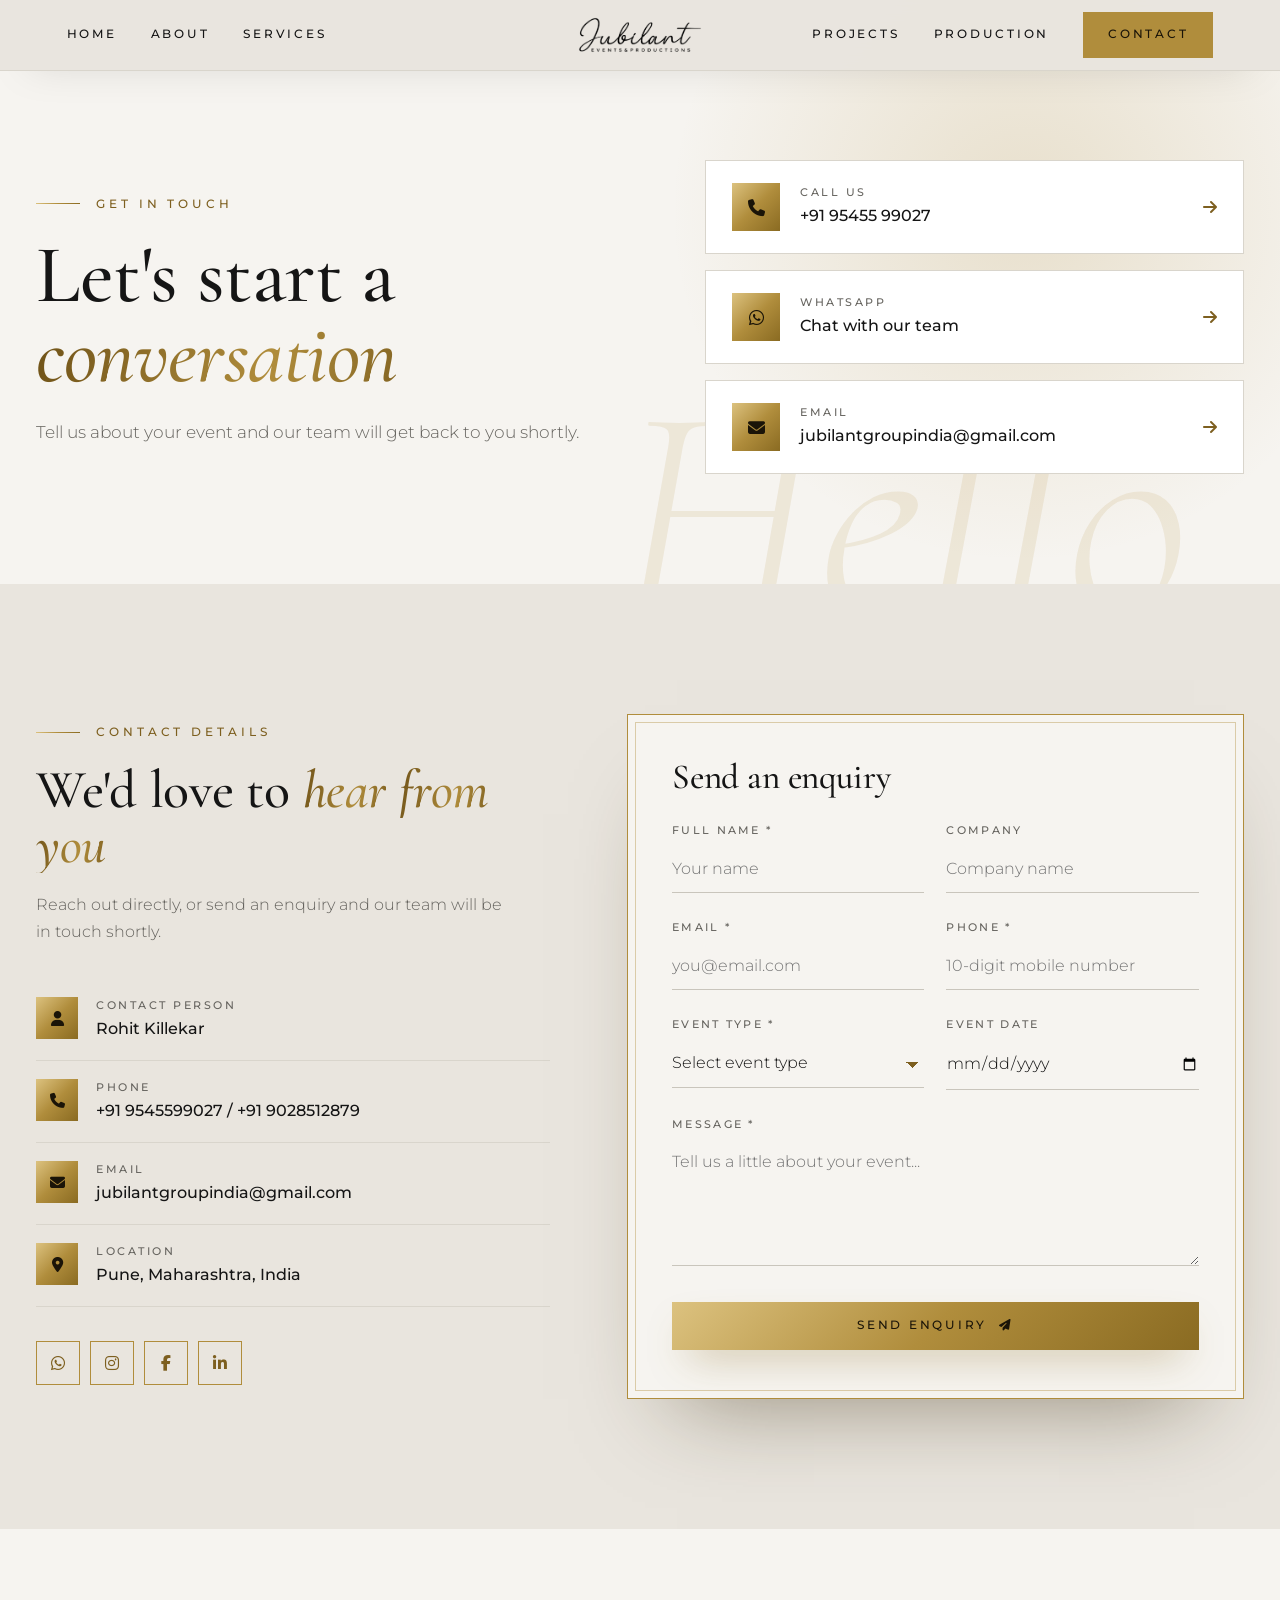
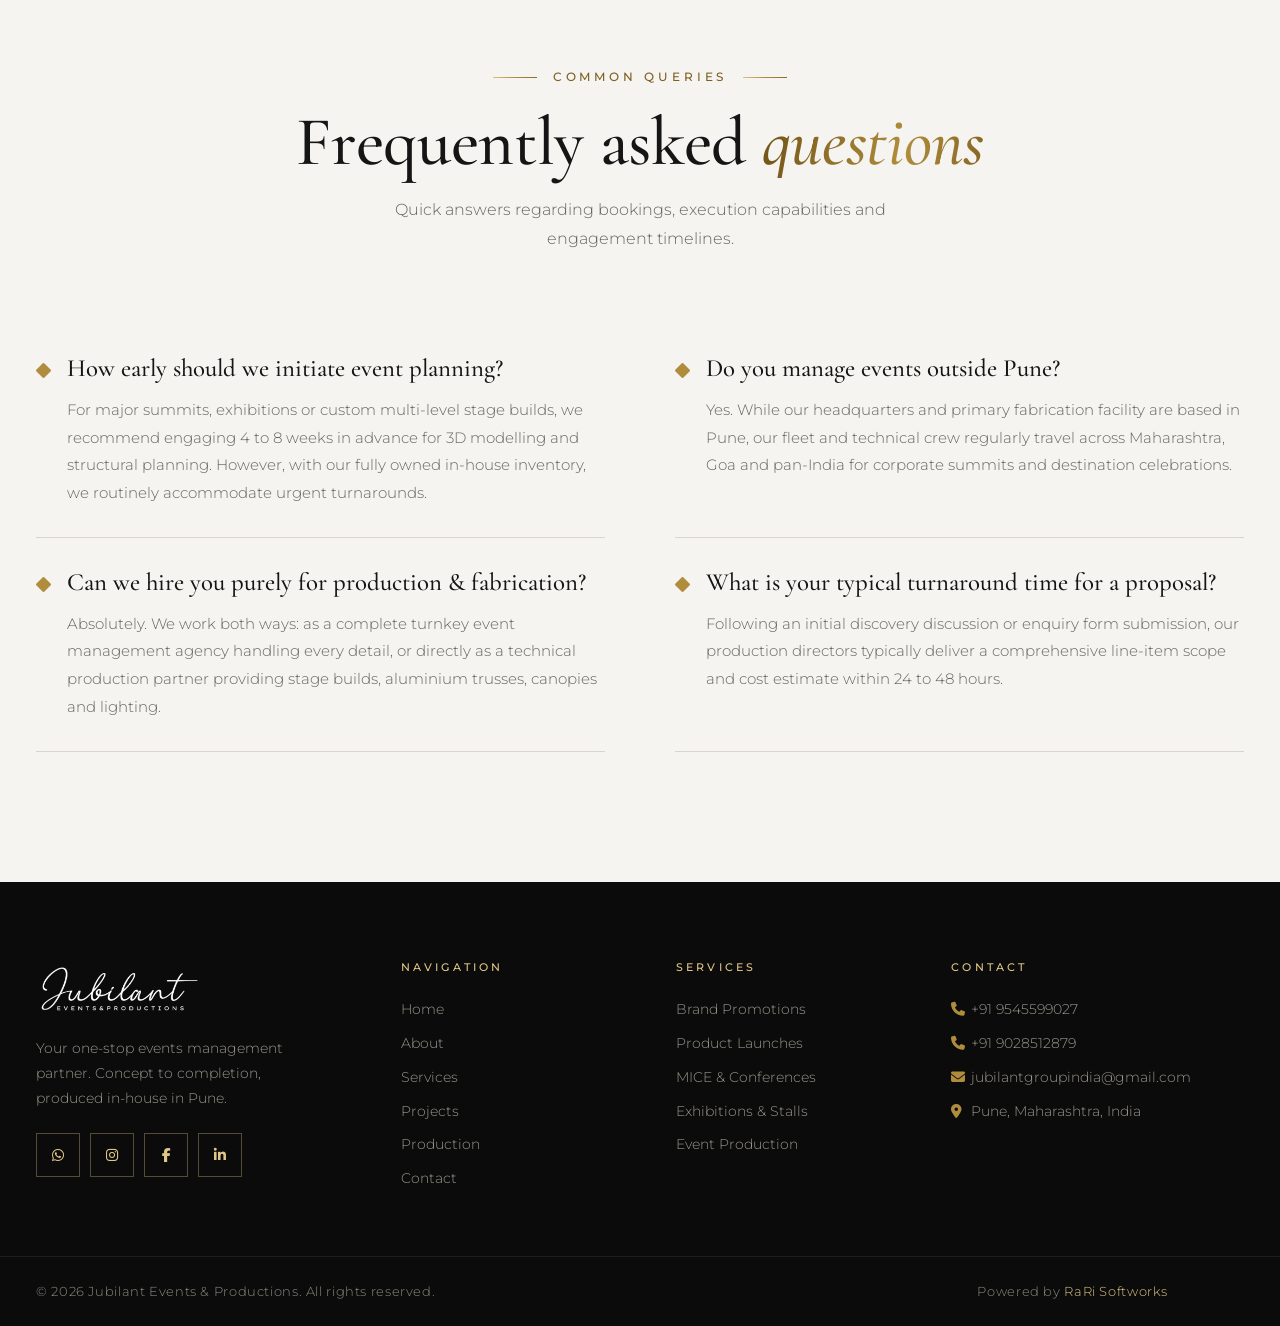
<file: contact.html>
<!DOCTYPE html>
<html lang="en" class="no-js">
<head>
<meta charset="UTF-8">
<meta name="viewport" content="width=device-width, initial-scale=1.0">
<title>Contact | Jubilant Events &amp; Productions</title>
<meta name="description" content="Tell us about your event and our team will get back to you shortly. Call +91 95455 99027 or email jubilantgroupindia@gmail.com.">
<meta name="author" content="Jubilant Events &amp; Productions">
<meta name="robots" content="index, follow">
<meta name="theme-color" content="#e9e5de">

<link rel="icon" href="data:image/svg+xml,%3Csvg xmlns='http://www.w3.org/2000/svg' viewBox='0 0 100 100'%3E%3Crect width='100' height='100' rx='22' fill='%23151515'/%3E%3Ctext x='50' y='74' font-size='66' font-family='Georgia,serif' font-style='italic' fill='%23b08d3c' text-anchor='middle'%3EJ%3C/text%3E%3C/svg%3E">
<link rel="preconnect" href="https://fonts.googleapis.com"><link rel="preconnect" href="https://fonts.gstatic.com" crossorigin><link href="https://fonts.googleapis.com/css2?family=Cormorant+Garamond:ital,wght@0,400;0,500;0,600;1,400;1,500&family=Montserrat:wght@300;400;500;600&display=swap" rel="stylesheet"><link rel="stylesheet" href="https://cdnjs.cloudflare.com/ajax/libs/font-awesome/6.5.1/css/all.min.css" integrity="sha512-DTOQO9RWCH3ppGqcWaEA1BIZOC6xxalwEsw9c2QQeAIftl+Vegovlnee1c9QX4TctnWMn13TZye+giMm8e2LwA==" crossorigin="anonymous" referrerpolicy="no-referrer">
<script>document.documentElement.classList.replace("no-js","js")</script>
<link rel="stylesheet" href="style.css">
</head>
<body class="page-contact nav-solid">
<a href="#main" class="skip-link">Skip to main content</a>
<div class="prog" aria-hidden="true"><i></i></div>
<header class="nav scrolled" id="nav">
  <nav class="l" aria-label="Primary"><a href="index.html">Home</a><a href="about.html">About</a><a href="services.html">Services</a></nav>
  <a class="brand" href="index.html" aria-label="Jubilant Events &amp; Productions, home"><img src="images/logo-transparent.png" alt="Jubilant Events &amp; Productions" width="615" height="199"></a>
  <nav class="r" aria-label="Secondary"><a href="projects.html">Projects</a><a href="production.html">Production</a><a href="contact.html" class="enq active">Contact</a></nav>
  <button class="burger" id="hamburger" aria-label="Open menu" aria-expanded="false" aria-controls="mobileDrawer"><span></span><span></span></button>
</header>
<div class="mobile-overlay" id="mobileOverlay" aria-hidden="true"></div>
<aside class="mobile-drawer" id="mobileDrawer" aria-label="Mobile navigation">
  <div class="mobile-drawer-header"><img src="images/logo-transparent.png" alt="Jubilant Events &amp; Productions" class="mobile-drawer-logo" width="615" height="199"><button class="mobile-drawer-close" id="mobileDrawerClose" aria-label="Close menu"><i class="fa-solid fa-xmark" aria-hidden="true"></i></button></div>
  <div class="mobile-drawer-body">
    <nav aria-label="Mobile">
<a href="index.html" class="mobile-drawer-link"><span>Home</span><i class="fa-solid fa-chevron-right" aria-hidden="true"></i></a>
<a href="about.html" class="mobile-drawer-link"><span>About Us</span><i class="fa-solid fa-chevron-right" aria-hidden="true"></i></a>
<a href="services.html" class="mobile-drawer-link"><span>Services</span><span class="mobile-drawer-count" aria-label="13 services">13</span></a>
<a href="projects.html" class="mobile-drawer-link"><span>Projects</span><i class="fa-solid fa-chevron-right" aria-hidden="true"></i></a>
<a href="production.html" class="mobile-drawer-link"><span>Production</span><i class="fa-solid fa-chevron-right" aria-hidden="true"></i></a>
<a href="contact.html" class="mobile-drawer-link active"><span>Contact</span><i class="fa-solid fa-chevron-right" aria-hidden="true"></i></a>
    </nav>
    <p class="mobile-drawer-label">Talk to our team</p>
    <div class="drawer-contact-card"><div class="drawer-contact-info"><strong>Primary line</strong><span>+91 95455 99027</span></div><div class="drawer-contact-actions"><a href="tel:+919545599027" aria-label="Call +91 95455 99027"><i class="fa-solid fa-phone" aria-hidden="true"></i></a><a href="https://wa.me/919545599027" aria-label="WhatsApp +91 95455 99027" target="_blank" rel="noopener noreferrer"><i class="fa-brands fa-whatsapp" aria-hidden="true"></i></a></div></div>
    <div class="drawer-contact-card"><div class="drawer-contact-info"><strong>Alternate line</strong><span>+91 90285 12879</span></div><div class="drawer-contact-actions"><a href="tel:+919028512879" aria-label="Call +91 90285 12879"><i class="fa-solid fa-phone" aria-hidden="true"></i></a></div></div>
    <div class="drawer-contact-card"><div class="drawer-contact-info"><strong>Email</strong><span>jubilantgroupindia@gmail.com</span></div><div class="drawer-contact-actions"><a href="mailto:jubilantgroupindia@gmail.com" aria-label="Email jubilantgroupindia@gmail.com"><i class="fa-solid fa-envelope" aria-hidden="true"></i></a></div></div>
  </div>
  <div class="mobile-drawer-footer"><a href="https://wa.me/919545599027" class="mobile-drawer-cta" target="_blank" rel="noopener noreferrer"><i class="fa-brands fa-whatsapp" aria-hidden="true"></i><span>WhatsApp</span></a><a href="tel:+919545599027" class="mobile-drawer-call"><i class="fa-solid fa-phone" aria-hidden="true"></i><span>Call now</span></a></div>
</aside>
<main id="main">
<section class="page-header ph-type">
  <div class="wrap ph-type-grid">
    <div>
      <span class="eyebrow now" data-reveal>Get in touch</span>
      <h1 class="ph-title" data-split>Let's start a <em class="gold-text">conversation</em></h1>
      <p class="ph-text" data-reveal>Tell us about your event and our team will get back to you shortly.</p>
    </div>
    <div class="ph-cards">
      <a class="ph-card" href="tel:+919545599027" data-reveal><i class="fa-solid fa-phone" aria-hidden="true"></i><span><small>Call us</small><b>+91 95455 99027</b></span><i class="fa-solid fa-arrow-right" aria-hidden="true"></i></a>
      <a class="ph-card" href="https://wa.me/919545599027" target="_blank" rel="noopener noreferrer" data-reveal data-delay="100"><i class="fa-brands fa-whatsapp" aria-hidden="true"></i><span><small>WhatsApp</small><b>Chat with our team</b></span><i class="fa-solid fa-arrow-right" aria-hidden="true"></i></a>
      <a class="ph-card" href="mailto:jubilantgroupindia@gmail.com" data-reveal data-delay="200"><i class="fa-solid fa-envelope" aria-hidden="true"></i><span><small>Email</small><b>jubilantgroupindia@gmail.com</b></span><i class="fa-solid fa-arrow-right" aria-hidden="true"></i></a>
    </div>
  </div>
</section>

<section class="sec bg-white">
  <div class="wrap contact-grid">
    <div>
      <span class="eyebrow" data-reveal>Contact details</span>
      <h2 data-split style="font-size:clamp(2.4rem,4.2vw,4rem);line-height:1.02;margin:22px 0 18px">We'd love to <span class="gold-text">hear from you</span></h2>
      <p data-reveal style="color:var(--mute);max-width:480px">Reach out directly, or send an enquiry and our team will be in touch shortly.</p>
      <ul class="contact-details" data-reveal>
        <li><i class="fa-solid fa-user"></i><div><span>Contact person</span><strong>Rohit Killekar</strong></div></li>
        <li><i class="fa-solid fa-phone"></i><div><span>Phone</span><strong><a href="tel:+919545599027">+91 9545599027</a> / <a href="tel:+919028512879">+91 9028512879</a></strong></div></li>
        <li><i class="fa-solid fa-envelope"></i><div><span>Email</span><strong><a href="mailto:jubilantgroupindia@gmail.com">jubilantgroupindia@gmail.com</a></strong></div></li>
        <li><i class="fa-solid fa-location-dot"></i><div><span>Location</span><strong>Pune, Maharashtra, India</strong></div></li>
      </ul>
      <div class="social-links" data-reveal>
        <a href="https://wa.me/919545599027" aria-label="Chat on WhatsApp" target="_blank" rel="noopener noreferrer"><i class="fa-brands fa-whatsapp"></i></a>
        <a href="#" aria-label="Visit our Instagram"><i class="fa-brands fa-instagram"></i></a>
        <a href="#" aria-label="Visit our Facebook"><i class="fa-brands fa-facebook-f"></i></a>
        <a href="#" aria-label="Visit our LinkedIn"><i class="fa-brands fa-linkedin-in"></i></a>
      </div>
    </div>

    <form class="contact-form" id="contactForm" novalidate data-reveal>
      <h3>Send an enquiry</h3>
      <div class="form-row">
        <div class="form-group"><label for="name">Full name *</label><input type="text" id="name" name="name" placeholder="Your name" autocomplete="name"><span class="form-error" id="nameError"></span></div>
        <div class="form-group"><label for="company">Company</label><input type="text" id="company" name="company" placeholder="Company name" autocomplete="organization"></div>
      </div>
      <div class="form-row">
        <div class="form-group"><label for="email">Email *</label><input type="email" id="email" name="email" placeholder="you@email.com" autocomplete="email"><span class="form-error" id="emailError"></span></div>
        <div class="form-group"><label for="phone">Phone *</label><input type="tel" id="phone" name="phone" placeholder="10-digit mobile number" autocomplete="tel"><span class="form-error" id="phoneError"></span></div>
      </div>
      <div class="form-row">
        <div class="form-group"><label for="eventType">Event type *</label>
          <select id="eventType" name="eventType"><option value="" selected disabled>Select event type</option><option value="Wedding">Wedding</option><option value="Corporate Event">Corporate Event</option><option value="Exhibition">Exhibition</option><option value="Product Launch">Product Launch</option><option value="Conference">Conference</option><option value="Social Event">Social Event</option><option value="Other">Other</option></select>
          <span class="form-error" id="eventTypeError"></span></div>
        <div class="form-group"><label for="eventDate">Event date</label><input type="date" id="eventDate" name="eventDate"><span class="form-error" id="eventDateError"></span></div>
      </div>
      <div class="form-group"><label for="message">Message *</label><textarea id="message" name="message" rows="4" placeholder="Tell us a little about your event..."></textarea><span class="form-error" id="messageError"></span></div>
      <button type="submit" class="btn btn-gold form-submit"><span>Send enquiry</span> <i class="fa-solid fa-paper-plane"></i></button>
    </form>
  </div>
</section>

<section class="sec bg-pearl">
  <div class="wrap">
    <div class="head">
      <span class="eyebrow c" data-reveal>Common queries</span>
      <h2 data-split>Frequently asked <span class="gold-text">questions</span></h2>
      <p data-reveal>Quick answers regarding bookings, execution capabilities and engagement timelines.</p>
    </div>
    <div class="faq-grid">
<div class="faq-card" data-reveal data-delay="0"><div class="faq-question"><i class="fa-solid fa-diamond"></i><span>How early should we initiate event planning?</span></div><p class="faq-answer">For major summits, exhibitions or custom multi-level stage builds, we recommend engaging 4 to 8 weeks in advance for 3D modelling and structural planning. However, with our fully owned in-house inventory, we routinely accommodate urgent turnarounds.</p></div>
<div class="faq-card" data-reveal data-delay="90"><div class="faq-question"><i class="fa-solid fa-diamond"></i><span>Do you manage events outside Pune?</span></div><p class="faq-answer">Yes. While our headquarters and primary fabrication facility are based in Pune, our fleet and technical crew regularly travel across Maharashtra, Goa and pan-India for corporate summits and destination celebrations.</p></div>
<div class="faq-card" data-reveal data-delay="180"><div class="faq-question"><i class="fa-solid fa-diamond"></i><span>Can we hire you purely for production &amp; fabrication?</span></div><p class="faq-answer">Absolutely. We work both ways: as a complete turnkey event management agency handling every detail, or directly as a technical production partner providing stage builds, aluminium trusses, canopies and lighting.</p></div>
<div class="faq-card" data-reveal data-delay="270"><div class="faq-question"><i class="fa-solid fa-diamond"></i><span>What is your typical turnaround time for a proposal?</span></div><p class="faq-answer">Following an initial discovery discussion or enquiry form submission, our production directors typically deliver a comprehensive line-item scope and cost estimate within 24 to 48 hours.</p></div>
    </div>
  </div>
</section>
</main>
<footer class="footer">
  <div class="wrap footer-grid">
    <div class="footer-brand">
      <a href="index.html" aria-label="Jubilant Events &amp; Productions"><img src="images/logo-transparent.png" alt="Jubilant Events &amp; Productions" width="615" height="199"></a>
      <p>Your one-stop events management partner. Concept to completion, produced in-house in Pune.</p>
      <div class="social-links">
        <a href="https://wa.me/919545599027" aria-label="Chat on WhatsApp" target="_blank" rel="noopener noreferrer"><i class="fa-brands fa-whatsapp"></i></a>
        <a href="#" aria-label="Visit our Instagram"><i class="fa-brands fa-instagram"></i></a>
        <a href="#" aria-label="Visit our Facebook"><i class="fa-brands fa-facebook-f"></i></a>
        <a href="#" aria-label="Visit our LinkedIn"><i class="fa-brands fa-linkedin-in"></i></a>
      </div>
    </div>
    <nav class="footer-col" aria-label="Footer navigation"><h4>Navigation</h4><a href="index.html">Home</a><a href="about.html">About</a><a href="services.html">Services</a><a href="projects.html">Projects</a><a href="production.html">Production</a><a href="contact.html">Contact</a></nav>
    <nav class="footer-col" aria-label="Our services"><h4>Services</h4><a href="services.html">Brand Promotions</a><a href="services.html">Product Launches</a><a href="services.html">MICE &amp; Conferences</a><a href="services.html">Exhibitions &amp; Stalls</a><a href="services.html">Event Production</a></nav>
    <div class="footer-col"><h4>Contact</h4><a href="tel:+919545599027"><i class="fa-solid fa-phone"></i>+91 9545599027</a><a href="tel:+919028512879"><i class="fa-solid fa-phone"></i>+91 9028512879</a><a href="mailto:jubilantgroupindia@gmail.com"><i class="fa-solid fa-envelope"></i>jubilantgroupindia@gmail.com</a><span><i class="fa-solid fa-location-dot"></i>Pune, Maharashtra, India</span></div>
  </div>
  <div class="footer-bottom"><div class="wrap"><p>&copy; <span id="currentYear">2026</span> Jubilant Events &amp; Productions. All rights reserved.</p><p>Powered by <a href="https://rarisoftworks.com/" target="_blank" rel="noopener noreferrer">RaRi Softworks</a></p></div></div>
</footer>
<button class="back-to-top" id="backToTop" aria-label="Back to top"><i class="fa-solid fa-arrow-up"></i></button>
<div class="toast" id="toast" role="status" aria-live="polite"><i class="fa-solid fa-circle-check"></i><div><strong id="toastTitle">Enquiry sent</strong><p id="toastMessage">Thank you, our team will be in touch shortly.</p></div></div>
<script src="script.js"></script>
</body>
</html>
</file>
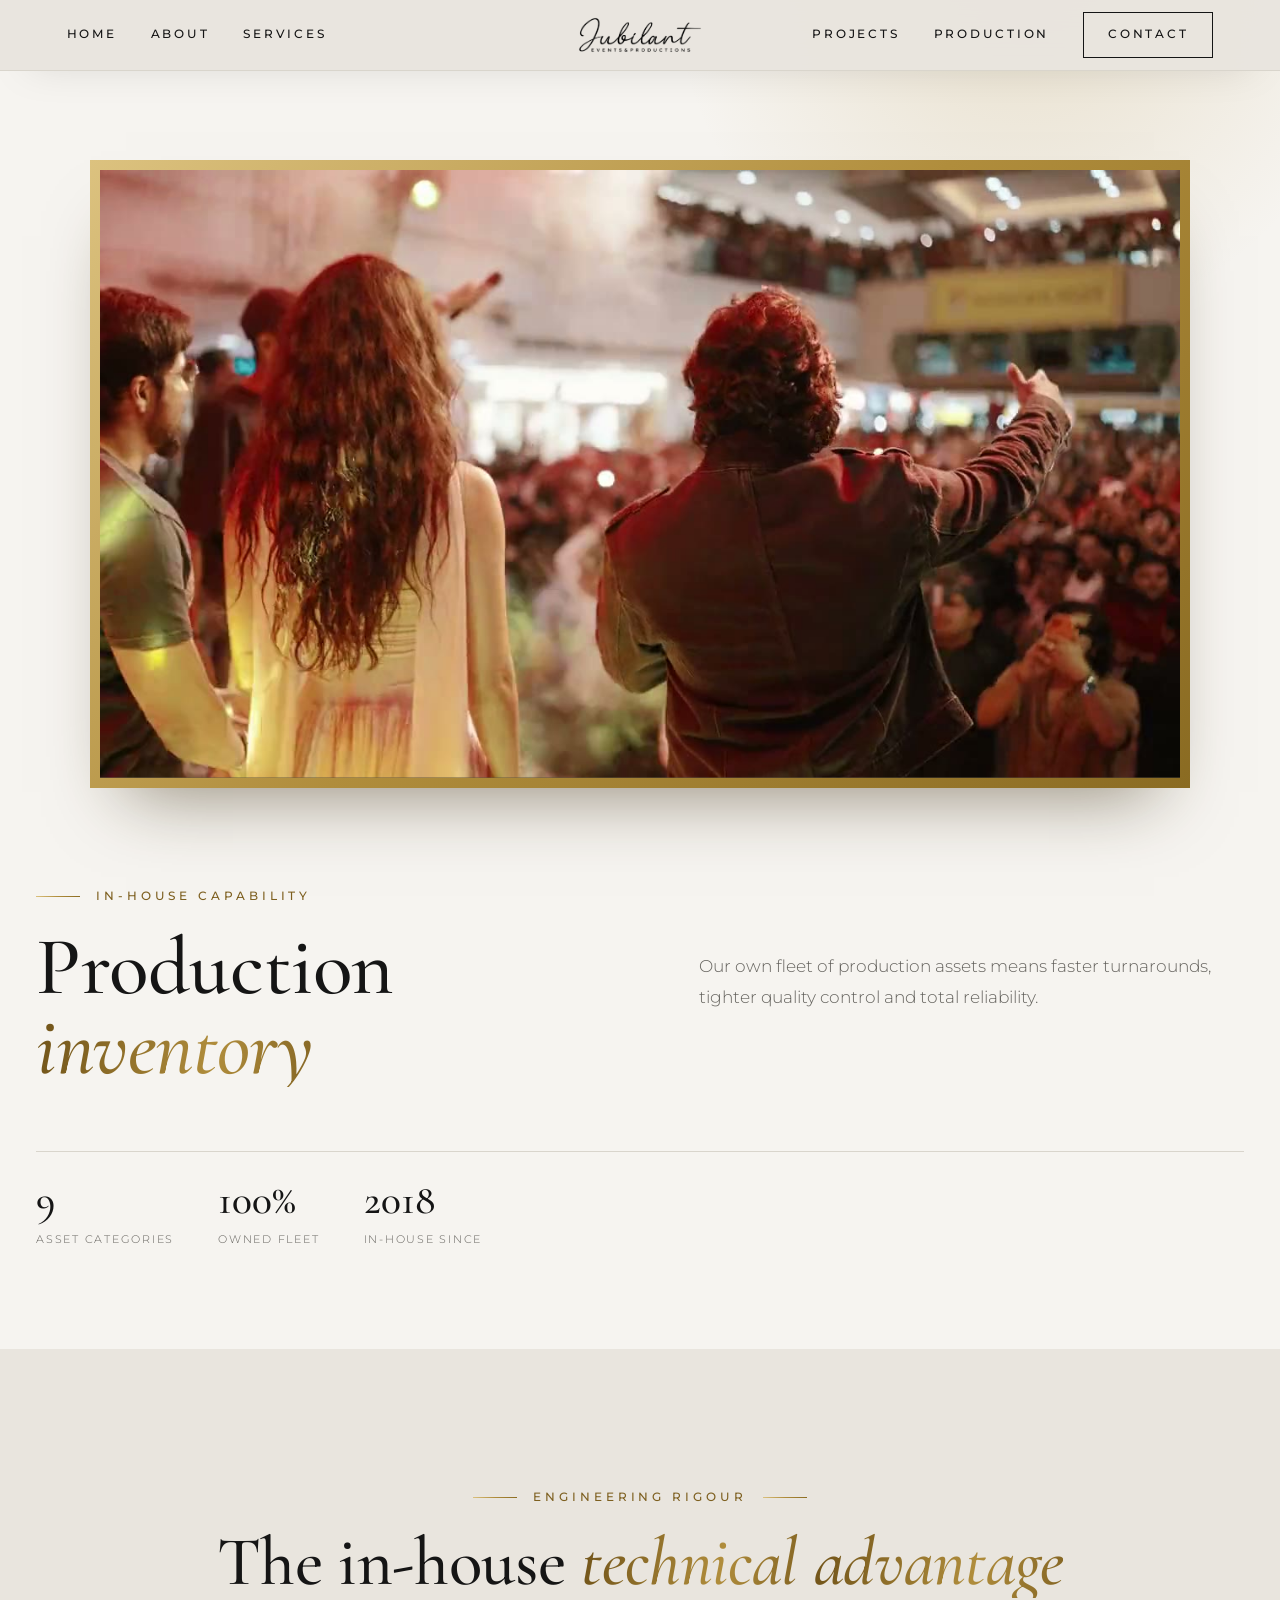
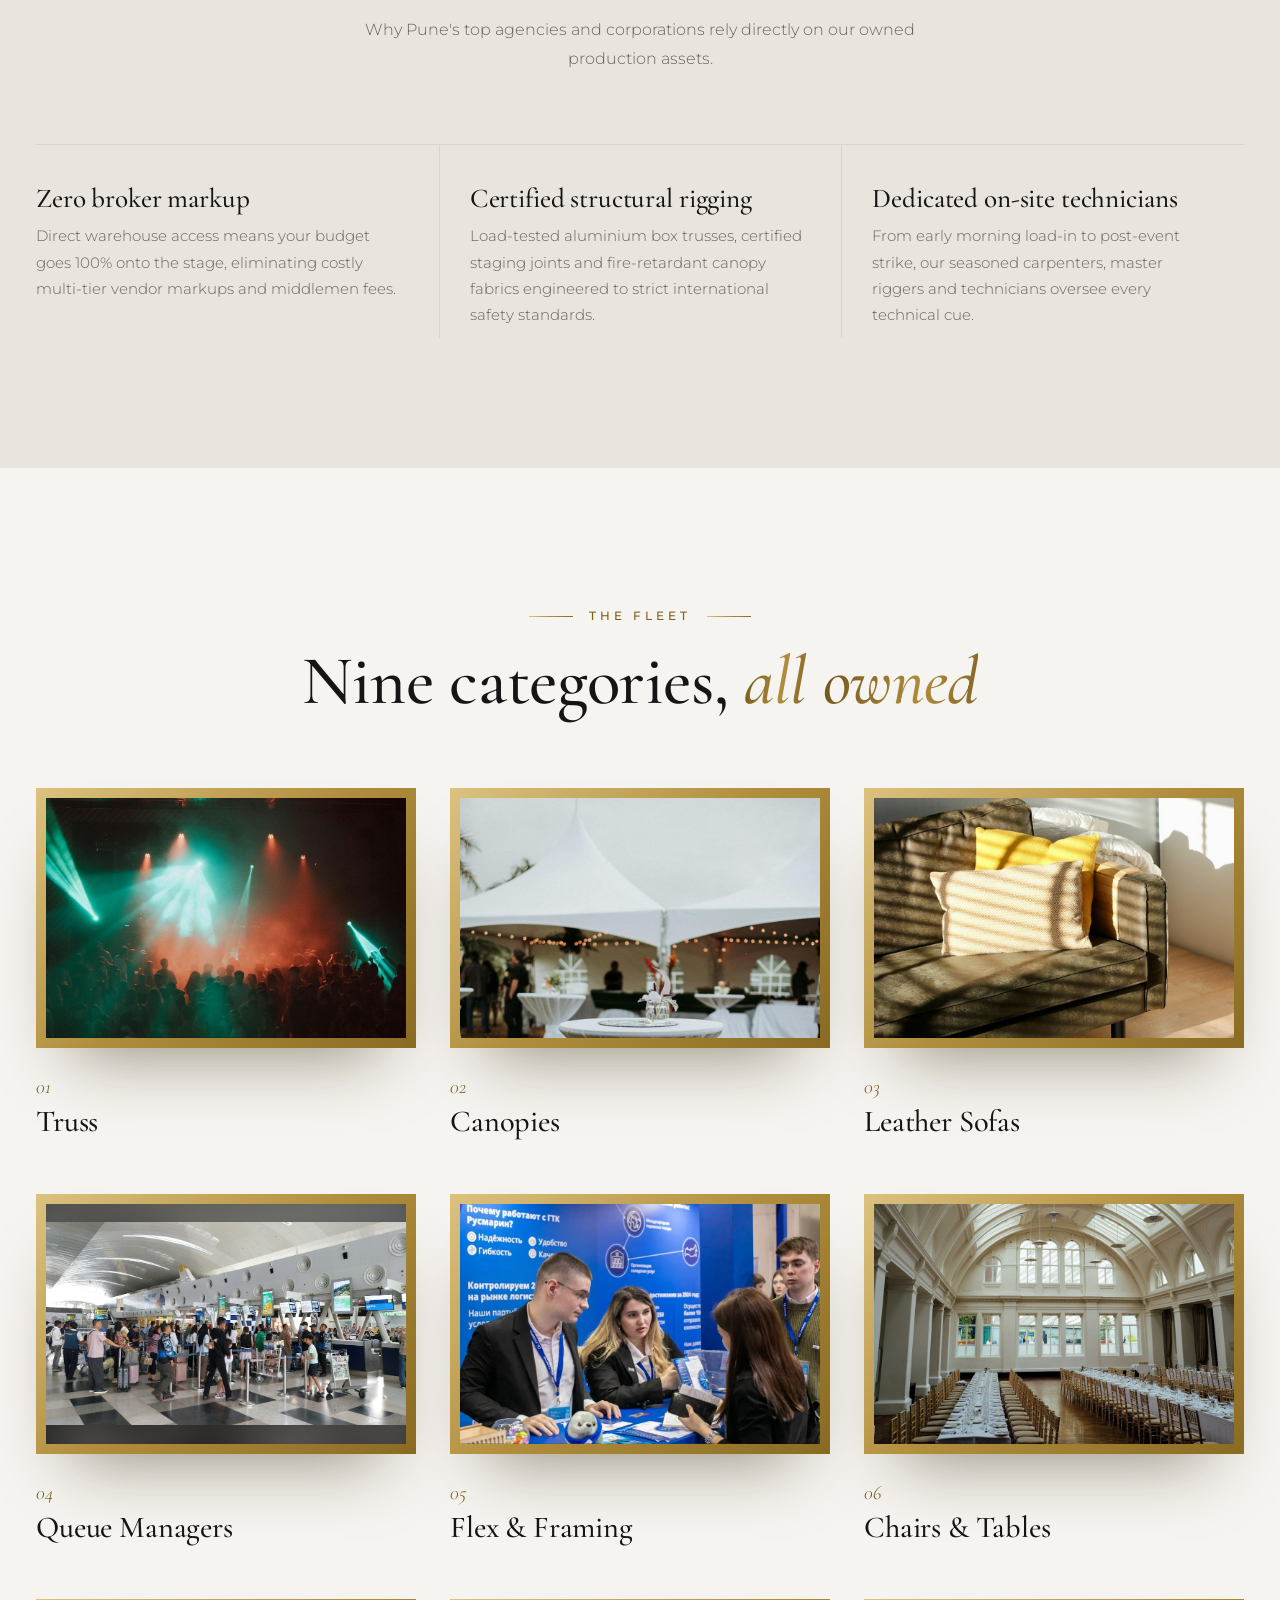
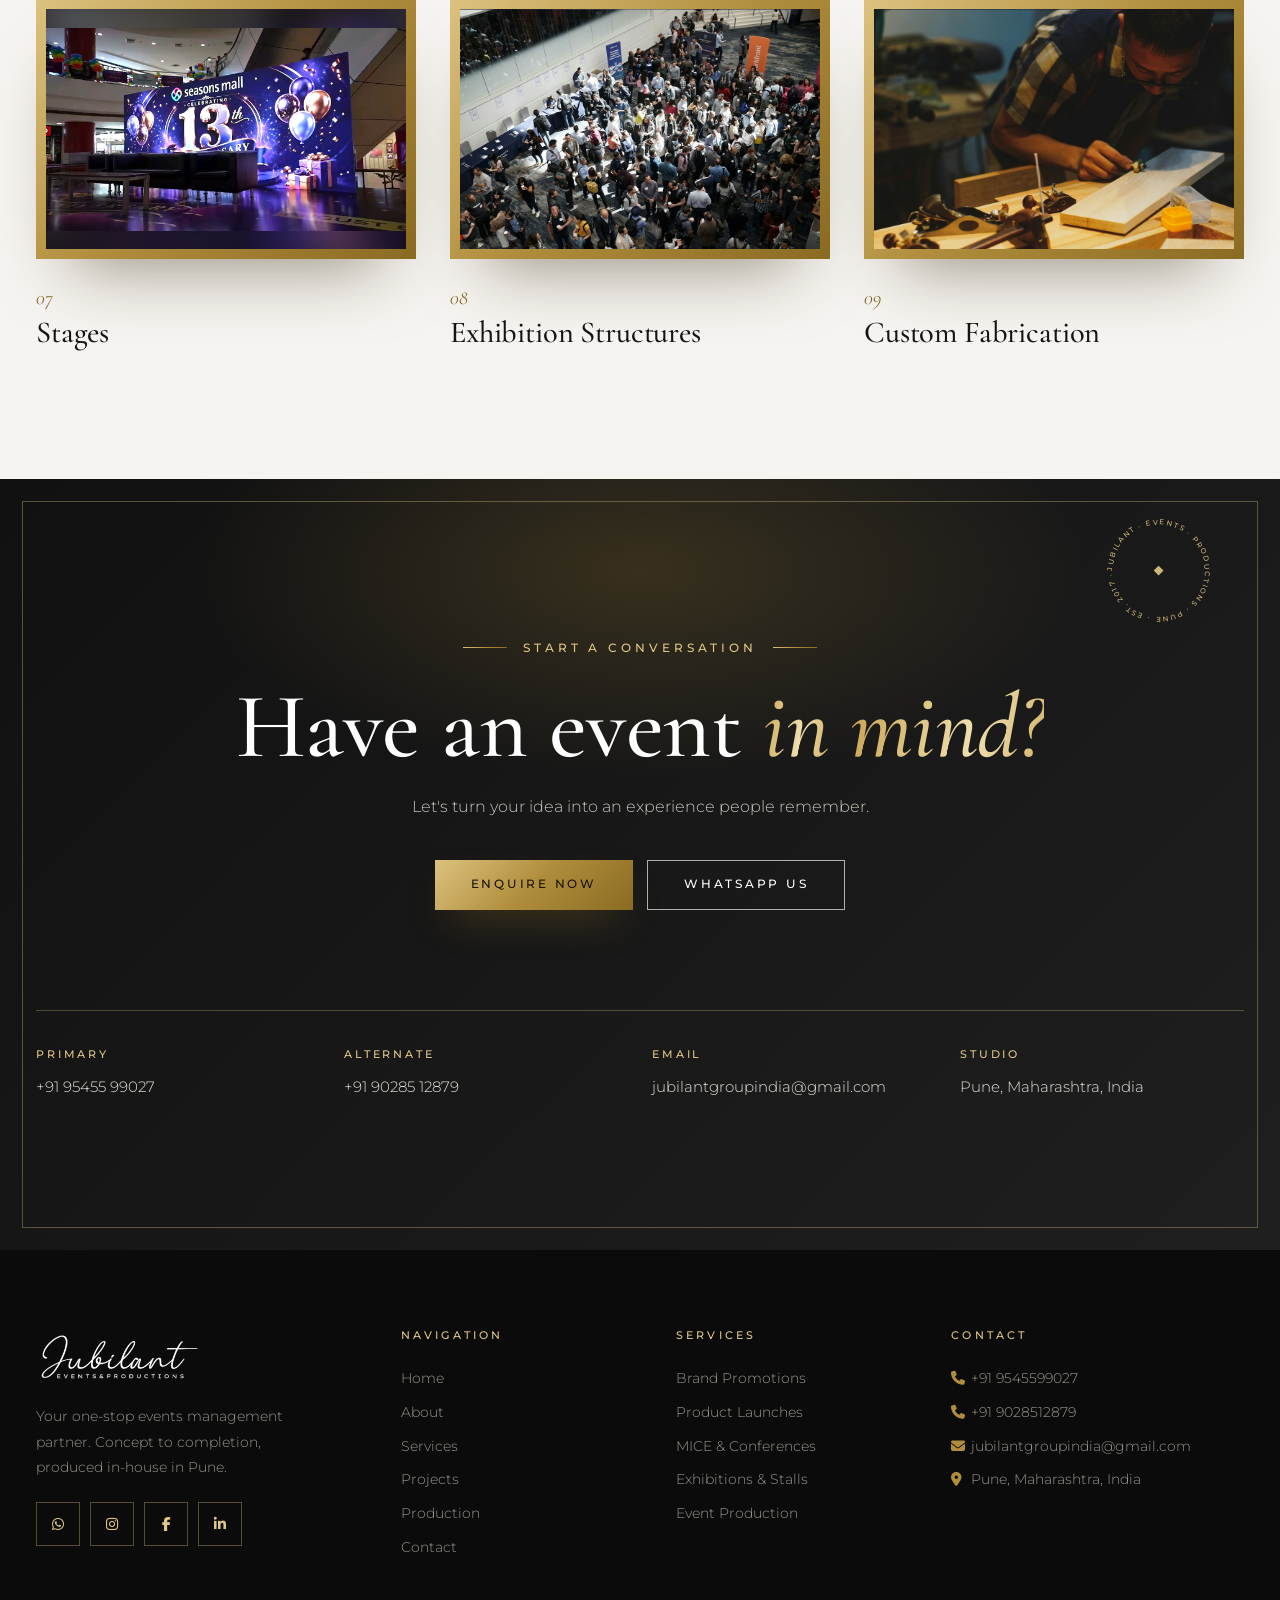
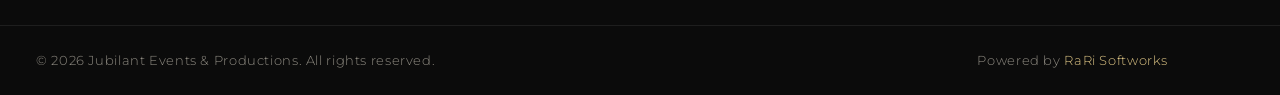
<file: production.html>
<!DOCTYPE html>
<html lang="en" class="no-js">
<head>
<meta charset="UTF-8">
<meta name="viewport" content="width=device-width, initial-scale=1.0">
<title>Production | Jubilant Events &amp; Productions</title>
<meta name="description" content="Our own fleet of production assets: trusses, stages, canopies, lounge furniture, exhibition structures and a custom fabrication workshop in Pune.">
<meta name="author" content="Jubilant Events &amp; Productions">
<meta name="robots" content="index, follow">
<meta name="theme-color" content="#e9e5de">

<link rel="icon" href="data:image/svg+xml,%3Csvg xmlns='http://www.w3.org/2000/svg' viewBox='0 0 100 100'%3E%3Crect width='100' height='100' rx='22' fill='%23151515'/%3E%3Ctext x='50' y='74' font-size='66' font-family='Georgia,serif' font-style='italic' fill='%23b08d3c' text-anchor='middle'%3EJ%3C/text%3E%3C/svg%3E">
<link rel="preconnect" href="https://fonts.googleapis.com"><link rel="preconnect" href="https://fonts.gstatic.com" crossorigin><link href="https://fonts.googleapis.com/css2?family=Cormorant+Garamond:ital,wght@0,400;0,500;0,600;1,400;1,500&family=Montserrat:wght@300;400;500;600&display=swap" rel="stylesheet"><link rel="stylesheet" href="https://cdnjs.cloudflare.com/ajax/libs/font-awesome/6.5.1/css/all.min.css" integrity="sha512-DTOQO9RWCH3ppGqcWaEA1BIZOC6xxalwEsw9c2QQeAIftl+Vegovlnee1c9QX4TctnWMn13TZye+giMm8e2LwA==" crossorigin="anonymous" referrerpolicy="no-referrer">
<script>document.documentElement.classList.replace("no-js","js")</script>
<link rel="stylesheet" href="style.css">
</head>
<body class="page-production nav-solid">
<a href="#main" class="skip-link">Skip to main content</a>
<div class="prog" aria-hidden="true"><i></i></div>
<header class="nav scrolled" id="nav">
  <nav class="l" aria-label="Primary"><a href="index.html">Home</a><a href="about.html">About</a><a href="services.html">Services</a></nav>
  <a class="brand" href="index.html" aria-label="Jubilant Events &amp; Productions, home"><img src="images/logo-transparent.png" alt="Jubilant Events &amp; Productions" width="615" height="199"></a>
  <nav class="r" aria-label="Secondary"><a href="projects.html">Projects</a><a href="production.html" class="active">Production</a><a href="contact.html" class="enq">Contact</a></nav>
  <button class="burger" id="hamburger" aria-label="Open menu" aria-expanded="false" aria-controls="mobileDrawer"><span></span><span></span></button>
</header>
<div class="mobile-overlay" id="mobileOverlay" aria-hidden="true"></div>
<aside class="mobile-drawer" id="mobileDrawer" aria-label="Mobile navigation">
  <div class="mobile-drawer-header"><img src="images/logo-transparent.png" alt="Jubilant Events &amp; Productions" class="mobile-drawer-logo" width="615" height="199"><button class="mobile-drawer-close" id="mobileDrawerClose" aria-label="Close menu"><i class="fa-solid fa-xmark" aria-hidden="true"></i></button></div>
  <div class="mobile-drawer-body">
    <nav aria-label="Mobile">
<a href="index.html" class="mobile-drawer-link"><span>Home</span><i class="fa-solid fa-chevron-right" aria-hidden="true"></i></a>
<a href="about.html" class="mobile-drawer-link"><span>About Us</span><i class="fa-solid fa-chevron-right" aria-hidden="true"></i></a>
<a href="services.html" class="mobile-drawer-link"><span>Services</span><span class="mobile-drawer-count" aria-label="13 services">13</span></a>
<a href="projects.html" class="mobile-drawer-link"><span>Projects</span><i class="fa-solid fa-chevron-right" aria-hidden="true"></i></a>
<a href="production.html" class="mobile-drawer-link active"><span>Production</span><i class="fa-solid fa-chevron-right" aria-hidden="true"></i></a>
<a href="contact.html" class="mobile-drawer-link"><span>Contact</span><i class="fa-solid fa-chevron-right" aria-hidden="true"></i></a>
    </nav>
    <p class="mobile-drawer-label">Talk to our team</p>
    <div class="drawer-contact-card"><div class="drawer-contact-info"><strong>Primary line</strong><span>+91 95455 99027</span></div><div class="drawer-contact-actions"><a href="tel:+919545599027" aria-label="Call +91 95455 99027"><i class="fa-solid fa-phone" aria-hidden="true"></i></a><a href="https://wa.me/919545599027" aria-label="WhatsApp +91 95455 99027" target="_blank" rel="noopener noreferrer"><i class="fa-brands fa-whatsapp" aria-hidden="true"></i></a></div></div>
    <div class="drawer-contact-card"><div class="drawer-contact-info"><strong>Alternate line</strong><span>+91 90285 12879</span></div><div class="drawer-contact-actions"><a href="tel:+919028512879" aria-label="Call +91 90285 12879"><i class="fa-solid fa-phone" aria-hidden="true"></i></a></div></div>
    <div class="drawer-contact-card"><div class="drawer-contact-info"><strong>Email</strong><span>jubilantgroupindia@gmail.com</span></div><div class="drawer-contact-actions"><a href="mailto:jubilantgroupindia@gmail.com" aria-label="Email jubilantgroupindia@gmail.com"><i class="fa-solid fa-envelope" aria-hidden="true"></i></a></div></div>
  </div>
  <div class="mobile-drawer-footer"><a href="https://wa.me/919545599027" class="mobile-drawer-cta" target="_blank" rel="noopener noreferrer"><i class="fa-brands fa-whatsapp" aria-hidden="true"></i><span>WhatsApp</span></a><a href="tel:+919545599027" class="mobile-drawer-call"><i class="fa-solid fa-phone" aria-hidden="true"></i><span>Call now</span></a></div>
</aside>
<main id="main">
<section class="page-header ph-d">
  <div class="ph-d-media"><div class="wrap"><div class="mat" data-reveal><video autoplay muted loop playsinline preload="metadata" width="1280" height="720" poster="images/events/header-production-poster.jpg" aria-label="Stage, lighting and crowd set up by Jubilant in the Seasons Mall atrium"><source src="videos/header-production.mp4" type="video/mp4"></video></div></div></div>
  <div class="wrap ph-d-band">
    <div>
      <span class="eyebrow now" data-reveal>In-house capability</span>
      <h1 class="ph-title" data-split>Production <em class="gold-text">inventory</em></h1>
    </div>
    <p class="ph-text" data-reveal>Our own fleet of production assets means faster turnarounds, tighter quality control and total reliability.</p>
    <div class="ph-facts" data-reveal><div><b>9</b><span>Asset categories</span></div><div><b>100%</b><span>Owned fleet</span></div><div><b>2018</b><span>In-house since</span></div></div>
  </div>
</section>

<section class="sec bg-white">
  <div class="wrap">
    <div class="head">
      <span class="eyebrow c" data-reveal>Engineering rigour</span>
      <h2 data-split>The in-house <span class="gold-text">technical advantage</span></h2>
      <p data-reveal>Why Pune's top agencies and corporations rely directly on our owned production assets.</p>
    </div>
    <div class="cols" style="--n:3">
      <div class="col" data-reveal><h3>Zero broker markup</h3><p>Direct warehouse access means your budget goes 100% onto the stage, eliminating costly multi-tier vendor markups and middlemen fees.</p></div>
      <div class="col" data-reveal data-delay="120"><h3>Certified structural rigging</h3><p>Load-tested aluminium box trusses, certified staging joints and fire-retardant canopy fabrics engineered to strict international safety standards.</p></div>
      <div class="col" data-reveal data-delay="240"><h3>Dedicated on-site technicians</h3><p>From early morning load-in to post-event strike, our seasoned carpenters, master riggers and technicians oversee every technical cue.</p></div>
    </div>
  </div>
</section>

<section class="sec bg-pearl">
  <div class="wrap">
    <div class="head">
      <span class="eyebrow c" data-reveal>The fleet</span>
      <h2 data-split>Nine categories, <span class="gold-text">all owned</span></h2>
    </div>
    <div class="grid3">
<article class="hover-lift" data-reveal><div class="mat"><div class="ph" style="--bg:url('images/stock/inventory-truss.jpg')"><img src="images/stock/inventory-truss.jpg" alt="Overhead lighting truss and rigging illuminating an event crowd" width="1000" height="667" loading="lazy" decoding="async"></div></div><div class="card-b"><span class="no">01</span><h3>Truss</h3></div></article>
<article class="hover-lift" data-reveal><div class="mat"><div class="ph" style="--bg:url('images/stock/inventory-canopy.jpg')"><img src="images/stock/inventory-canopy.jpg" alt="White canopy tent set up on a lawn for an outdoor event" width="1000" height="750" loading="lazy" decoding="async"></div></div><div class="card-b"><span class="no">02</span><h3>Canopies</h3></div></article>
<article class="hover-lift" data-reveal><div class="mat"><div class="ph" style="--bg:url('images/stock/inventory-leather-sofa.jpg')"><img src="images/stock/inventory-leather-sofa.jpg" alt="Premium leather sofa seating for event lounges" width="1000" height="750" loading="lazy" decoding="async"></div></div><div class="card-b"><span class="no">03</span><h3>Leather Sofas</h3></div></article>
<article class="hover-lift" data-reveal><div class="mat"><div class="ph" style="--bg:url('images/stock/inventory-queue-managers.jpg')"><img src="images/stock/inventory-queue-managers.jpg" alt="Managed queue line at an event entrance" width="1000" height="563" loading="lazy" decoding="async"></div></div><div class="card-b"><span class="no">04</span><h3>Queue Managers</h3></div></article>
<article class="hover-lift" data-reveal><div class="mat"><div class="ph" style="--bg:url('images/stock/inventory-flex-framing.jpg')"><img src="images/stock/inventory-flex-framing.jpg" alt="Branded exhibition booth with printed backdrop framing" width="1000" height="667" loading="lazy" decoding="async"></div></div><div class="card-b"><span class="no">05</span><h3>Flex &amp; Framing</h3></div></article>
<article class="hover-lift" data-reveal><div class="mat"><div class="ph" style="--bg:url('images/stock/inventory-chairs-tables.jpg')"><img src="images/stock/inventory-chairs-tables.jpg" alt="Elegant banquet hall set with long tables and chairs" width="1000" height="750" loading="lazy" decoding="async"></div></div><div class="card-b"><span class="no">06</span><h3>Chairs &amp; Tables</h3></div></article>
<article class="hover-lift" data-reveal><div class="mat"><div class="ph" style="--bg:url('images/events/header-stage-setup.jpg')"><img src="images/events/header-stage-setup.jpg" alt="LED stage and backdrop built in-house by Jubilant" width="1280" height="720" loading="lazy" decoding="async"></div></div><div class="card-b"><span class="no">07</span><h3>Stages</h3></div></article>
<article class="hover-lift" data-reveal><div class="mat"><div class="ph" style="--bg:url('images/stock/inventory-exhibition-structures.jpg')"><img src="images/stock/inventory-exhibition-structures.jpg" alt="Exhibition hall fitted with custom structures" width="1000" height="667" loading="lazy" decoding="async"></div></div><div class="card-b"><span class="no">08</span><h3>Exhibition Structures</h3></div></article>
<article class="hover-lift" data-reveal><div class="mat"><div class="ph" style="--bg:url('images/stock/inventory-fabrication-workshop.jpg')"><img src="images/stock/inventory-fabrication-workshop.jpg" alt="Custom fabrication workshop for bespoke event builds" width="1000" height="667" loading="lazy" decoding="async"></div></div><div class="card-b"><span class="no">09</span><h3>Custom Fabrication</h3></div></article>
    </div>
  </div>
</section>

<section class="cta bg-char-flat">
  <canvas class="dust" data-dust="36" aria-hidden="true"></canvas>
  <svg class="badge" viewBox="0 0 200 200" aria-hidden="true"><defs><path id="cp" d="M100,100 m-80,0 a80,80 0 1,1 160,0 a80,80 0 1,1 -160,0"/></defs><text><textPath href="#cp" textLength="498">JUBILANT · EVENTS · PRODUCTIONS · PUNE · EST. 2017 ·</textPath></text><rect x="94" y="94" width="12" height="12" transform="rotate(45 100 100)"/></svg>
  <div class="wrap">
    <span class="eyebrow c" data-reveal style="color:#e0c786">Start a conversation</span>
    <h2 data-split>Have an event <span class="gold-text">in mind?</span></h2>
    <p data-reveal>Let's turn your idea into an experience people remember.</p>
    <div class="btns" data-reveal><a class="btn btn-gold" href="contact.html">Enquire now</a><a class="btn btn-line" href="https://wa.me/919545599027" target="_blank" rel="noopener noreferrer">WhatsApp us</a></div>
    <div class="lines">
      <div><b>Primary</b><a href="tel:+919545599027">+91 95455 99027</a></div>
      <div><b>Alternate</b><a href="tel:+919028512879">+91 90285 12879</a></div>
      <div><b>Email</b><a href="mailto:jubilantgroupindia@gmail.com">jubilantgroupindia@gmail.com</a></div>
      <div><b>Studio</b><span>Pune, Maharashtra, India</span></div>
    </div>
  </div>
</section>
</main>
<footer class="footer">
  <div class="wrap footer-grid">
    <div class="footer-brand">
      <a href="index.html" aria-label="Jubilant Events &amp; Productions"><img src="images/logo-transparent.png" alt="Jubilant Events &amp; Productions" width="615" height="199"></a>
      <p>Your one-stop events management partner. Concept to completion, produced in-house in Pune.</p>
      <div class="social-links">
        <a href="https://wa.me/919545599027" aria-label="Chat on WhatsApp" target="_blank" rel="noopener noreferrer"><i class="fa-brands fa-whatsapp"></i></a>
        <a href="#" aria-label="Visit our Instagram"><i class="fa-brands fa-instagram"></i></a>
        <a href="#" aria-label="Visit our Facebook"><i class="fa-brands fa-facebook-f"></i></a>
        <a href="#" aria-label="Visit our LinkedIn"><i class="fa-brands fa-linkedin-in"></i></a>
      </div>
    </div>
    <nav class="footer-col" aria-label="Footer navigation"><h4>Navigation</h4><a href="index.html">Home</a><a href="about.html">About</a><a href="services.html">Services</a><a href="projects.html">Projects</a><a href="production.html">Production</a><a href="contact.html">Contact</a></nav>
    <nav class="footer-col" aria-label="Our services"><h4>Services</h4><a href="services.html">Brand Promotions</a><a href="services.html">Product Launches</a><a href="services.html">MICE &amp; Conferences</a><a href="services.html">Exhibitions &amp; Stalls</a><a href="services.html">Event Production</a></nav>
    <div class="footer-col"><h4>Contact</h4><a href="tel:+919545599027"><i class="fa-solid fa-phone"></i>+91 9545599027</a><a href="tel:+919028512879"><i class="fa-solid fa-phone"></i>+91 9028512879</a><a href="mailto:jubilantgroupindia@gmail.com"><i class="fa-solid fa-envelope"></i>jubilantgroupindia@gmail.com</a><span><i class="fa-solid fa-location-dot"></i>Pune, Maharashtra, India</span></div>
  </div>
  <div class="footer-bottom"><div class="wrap"><p>&copy; <span id="currentYear">2026</span> Jubilant Events &amp; Productions. All rights reserved.</p><p>Powered by <a href="https://rarisoftworks.com/" target="_blank" rel="noopener noreferrer">RaRi Softworks</a></p></div></div>
</footer>
<button class="back-to-top" id="backToTop" aria-label="Back to top"><i class="fa-solid fa-arrow-up"></i></button>
<script src="script.js"></script>
</body>
</html>
</file>
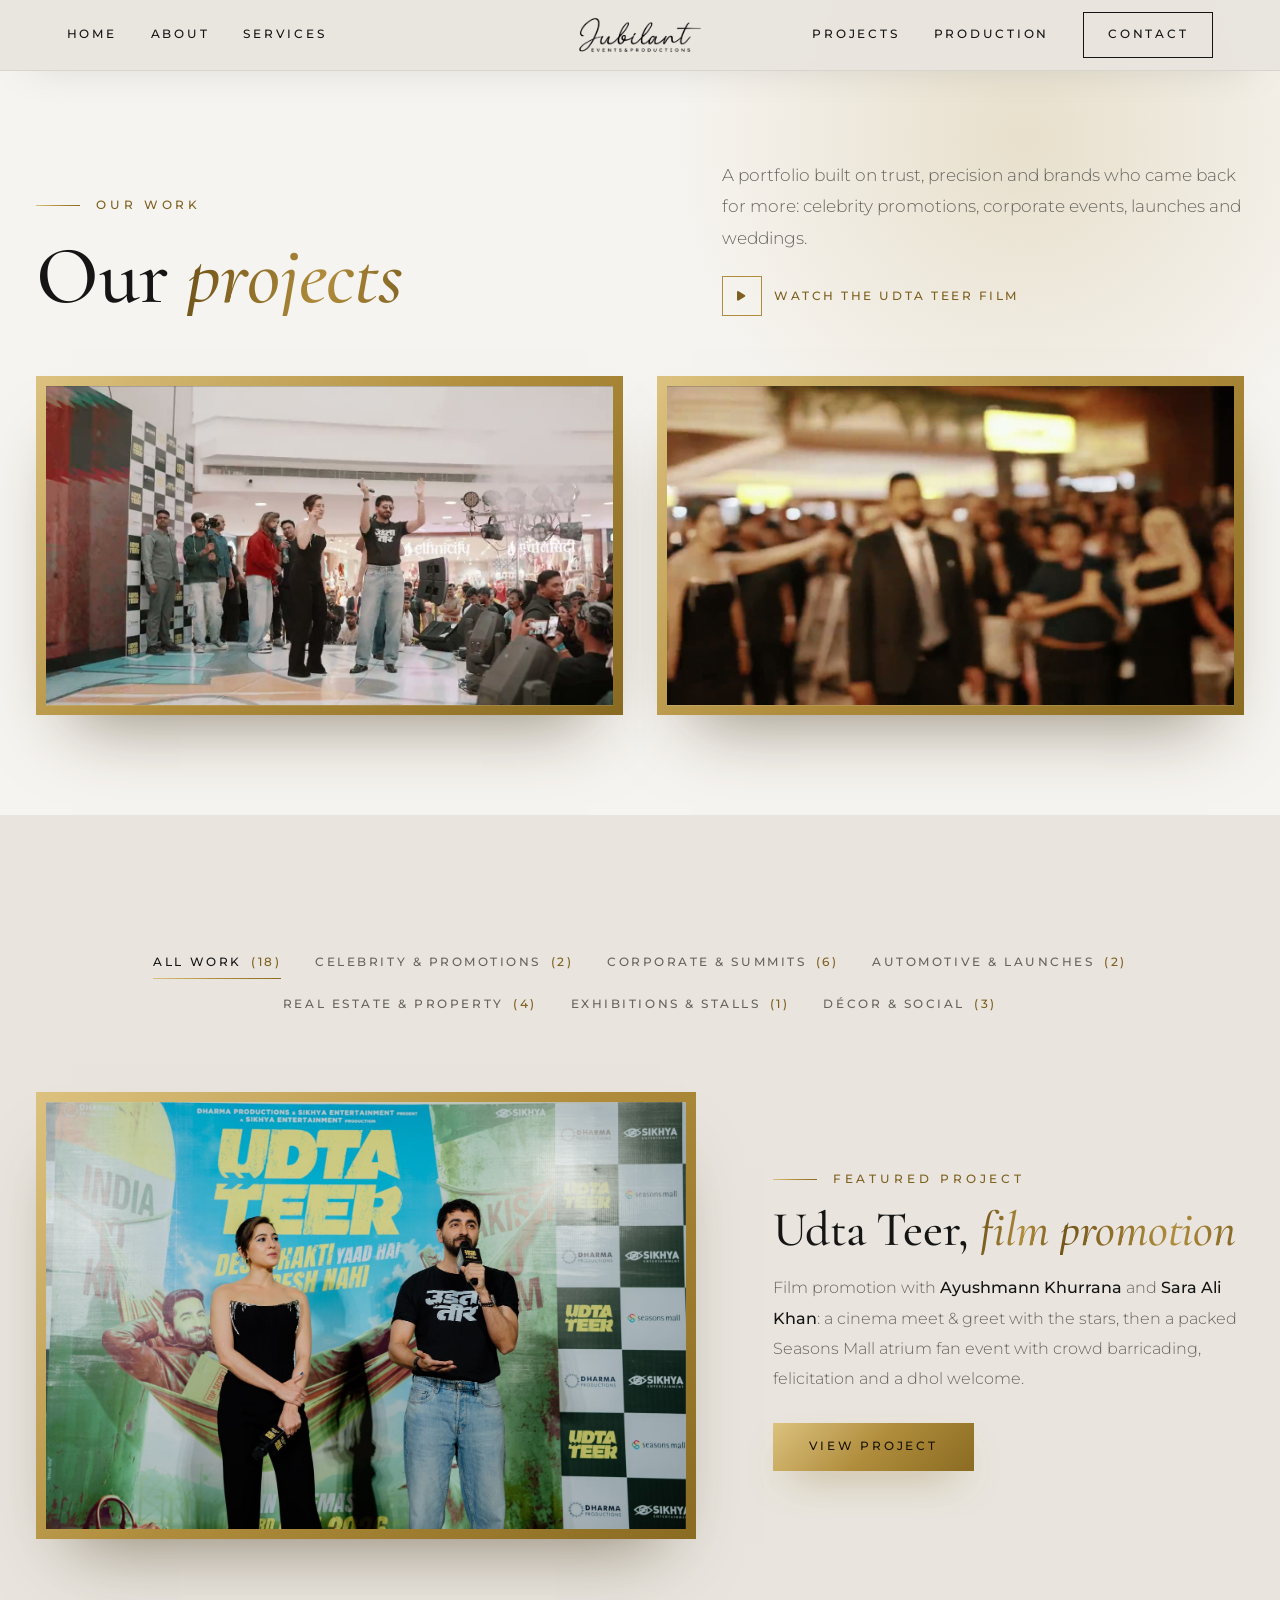
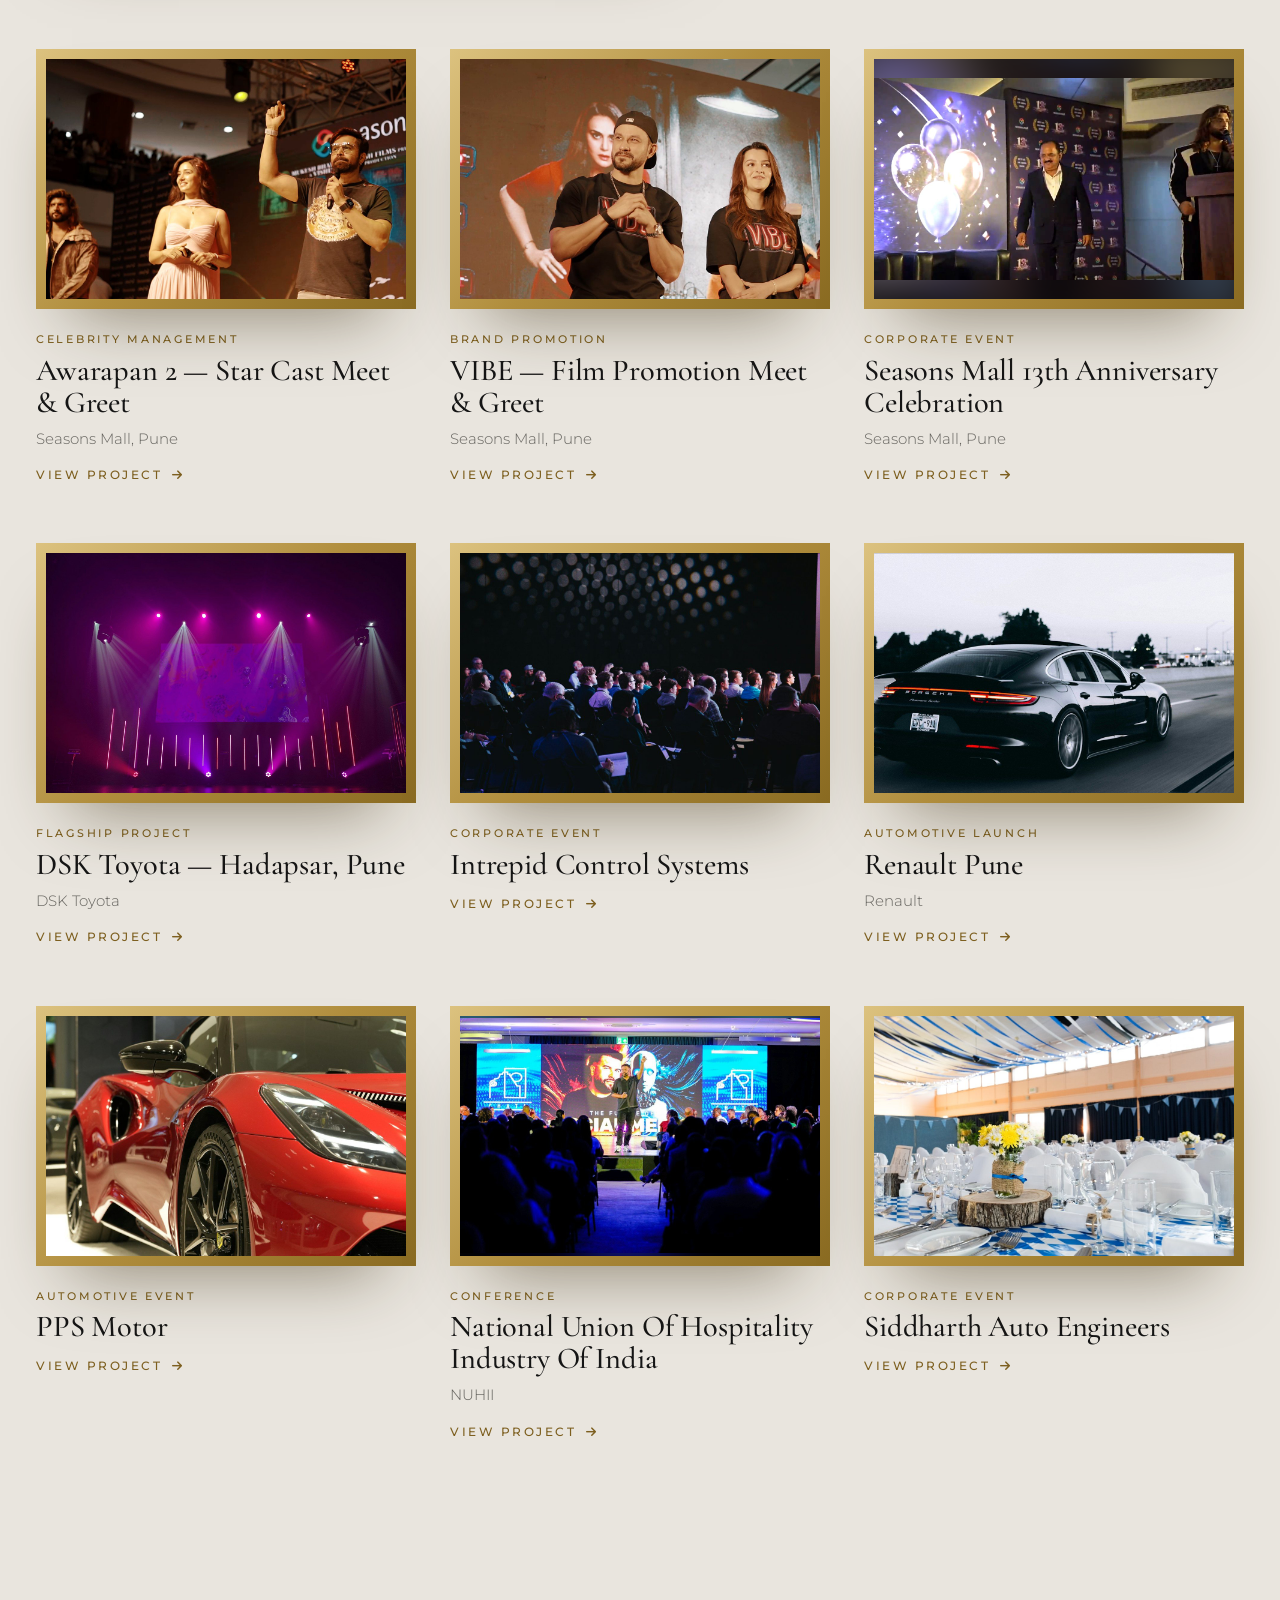
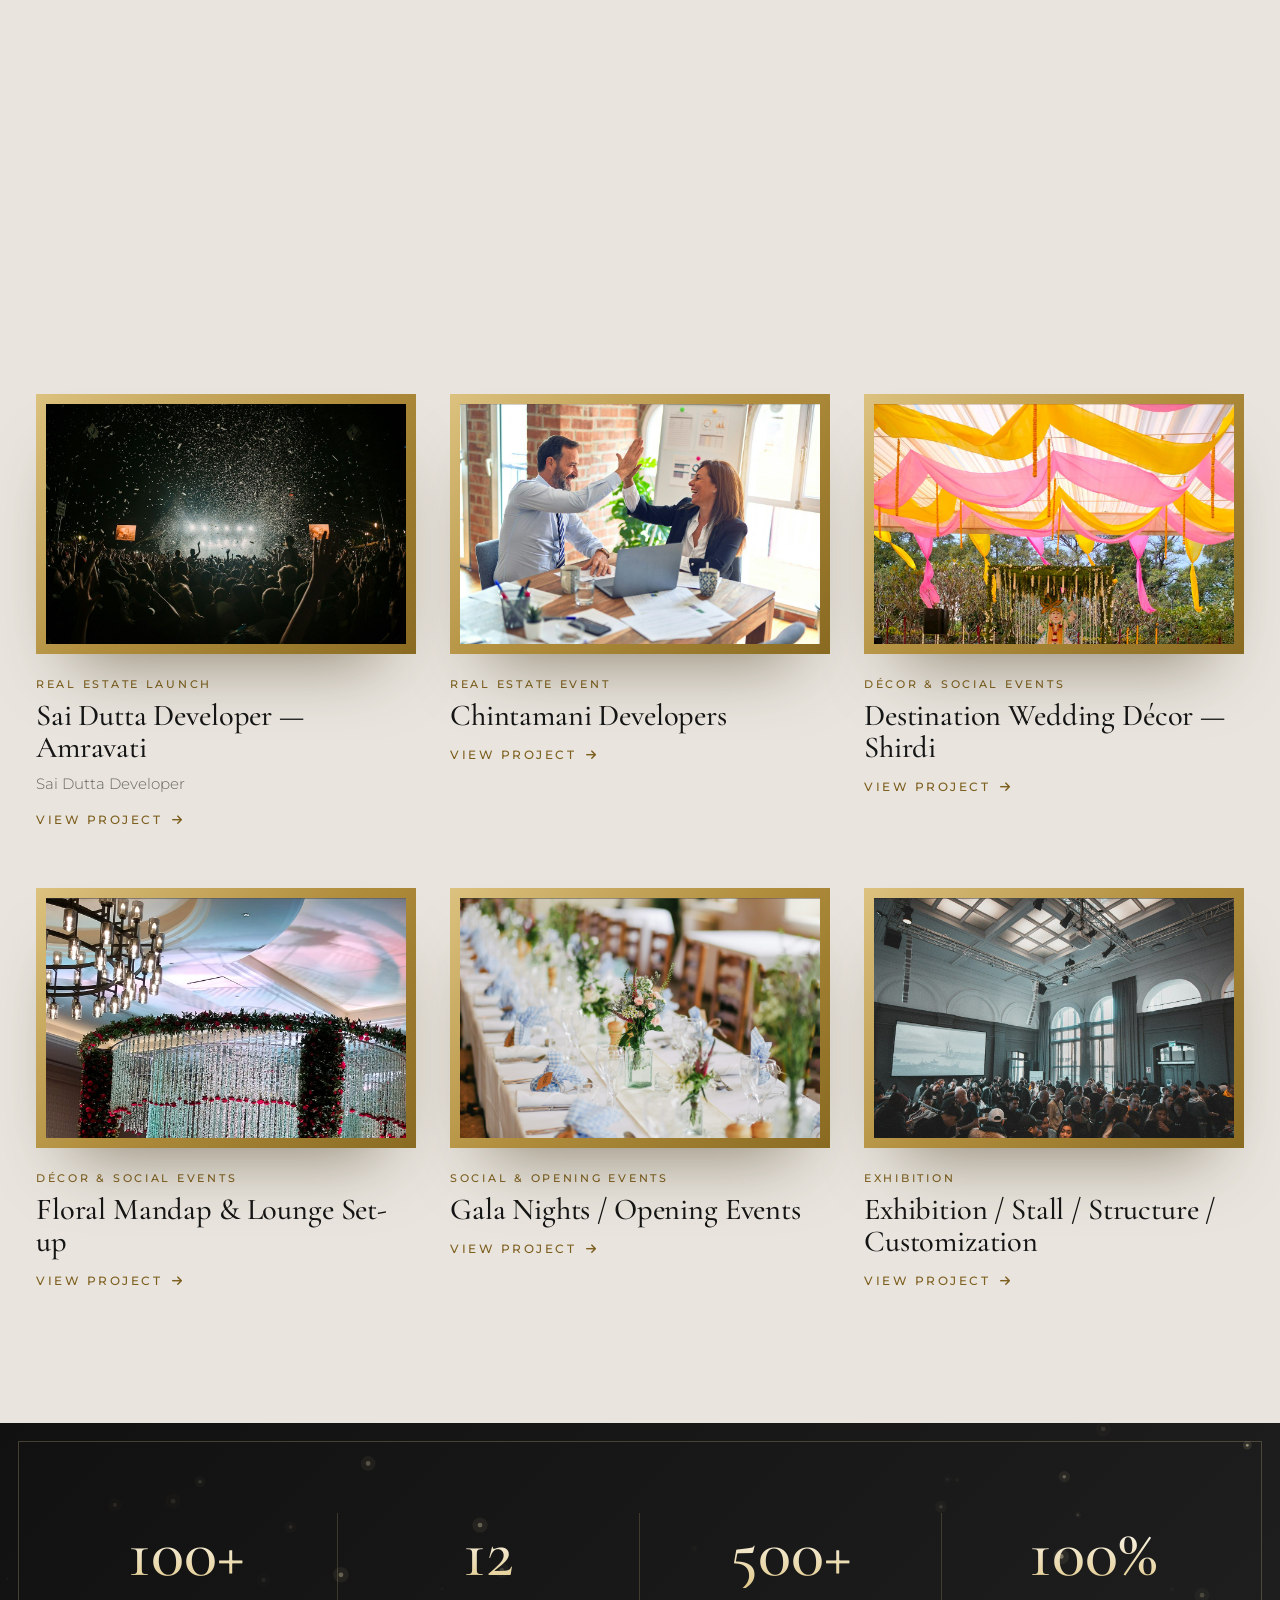
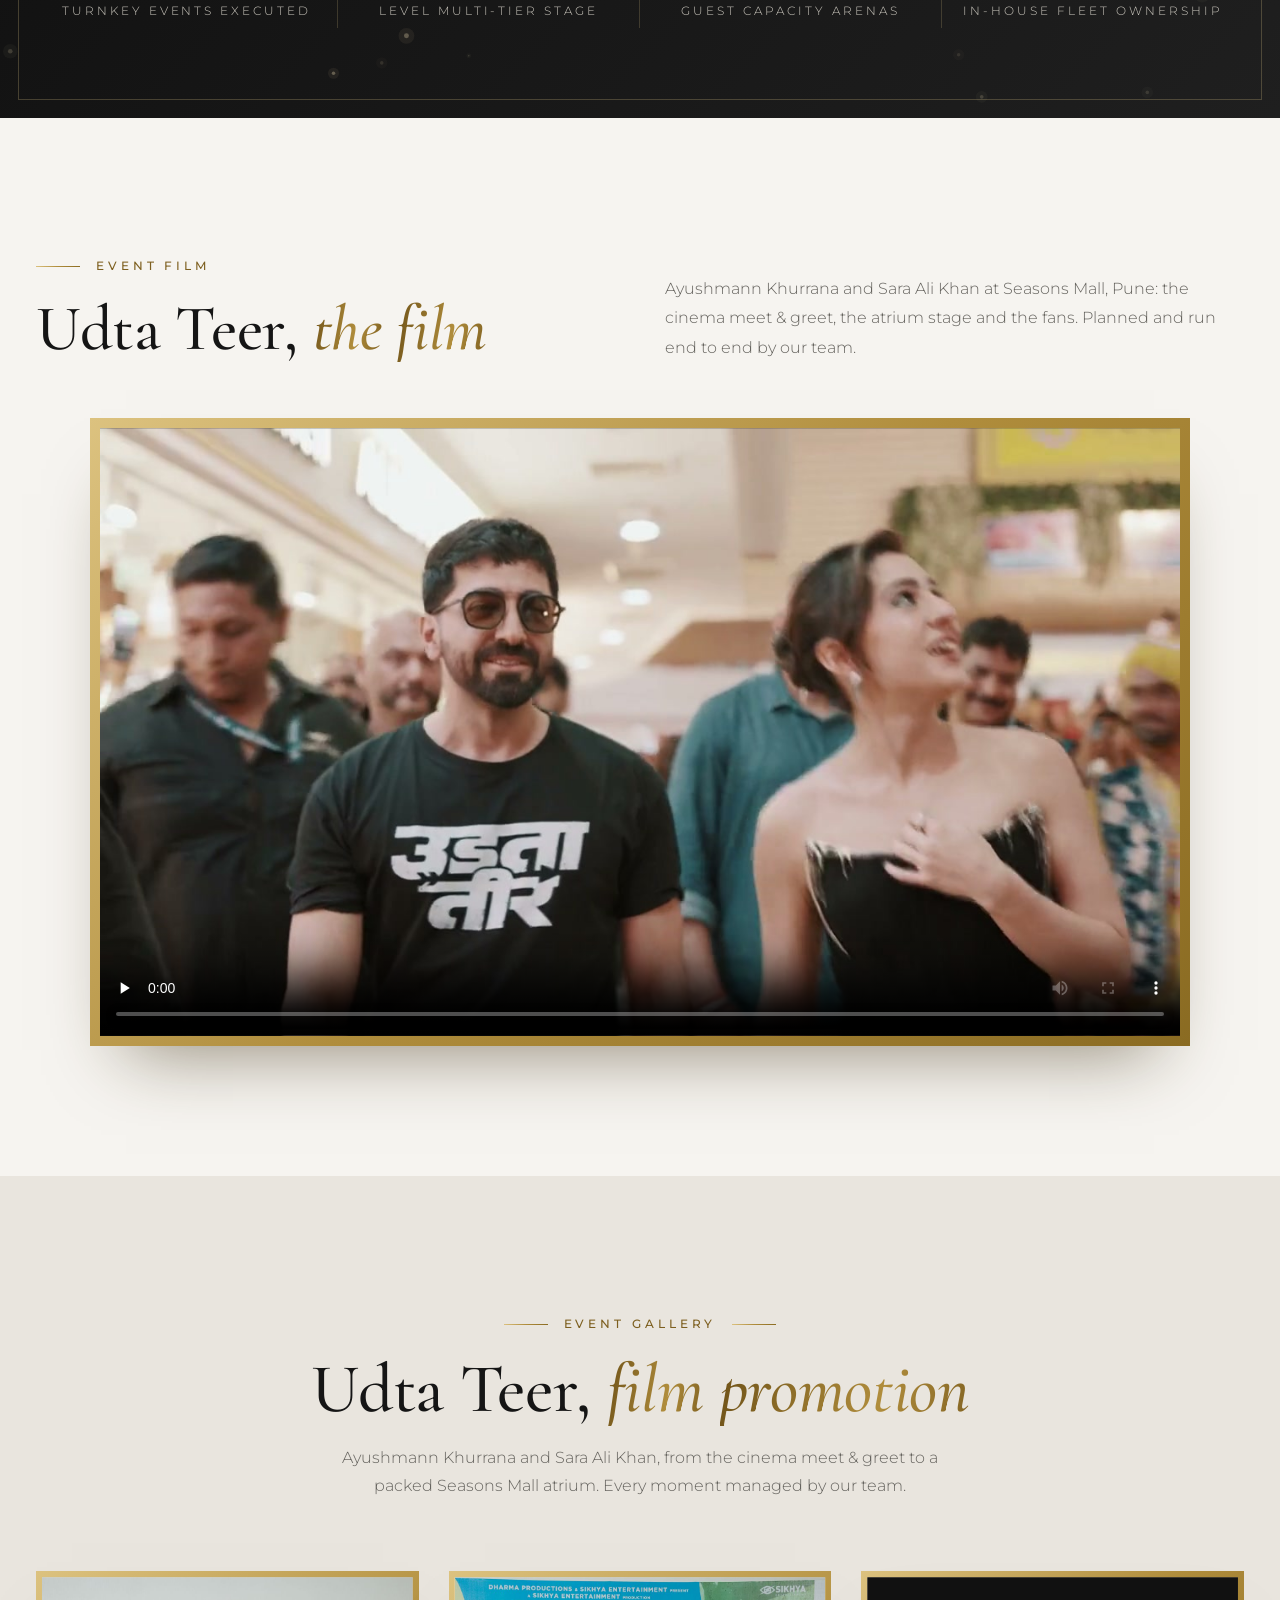
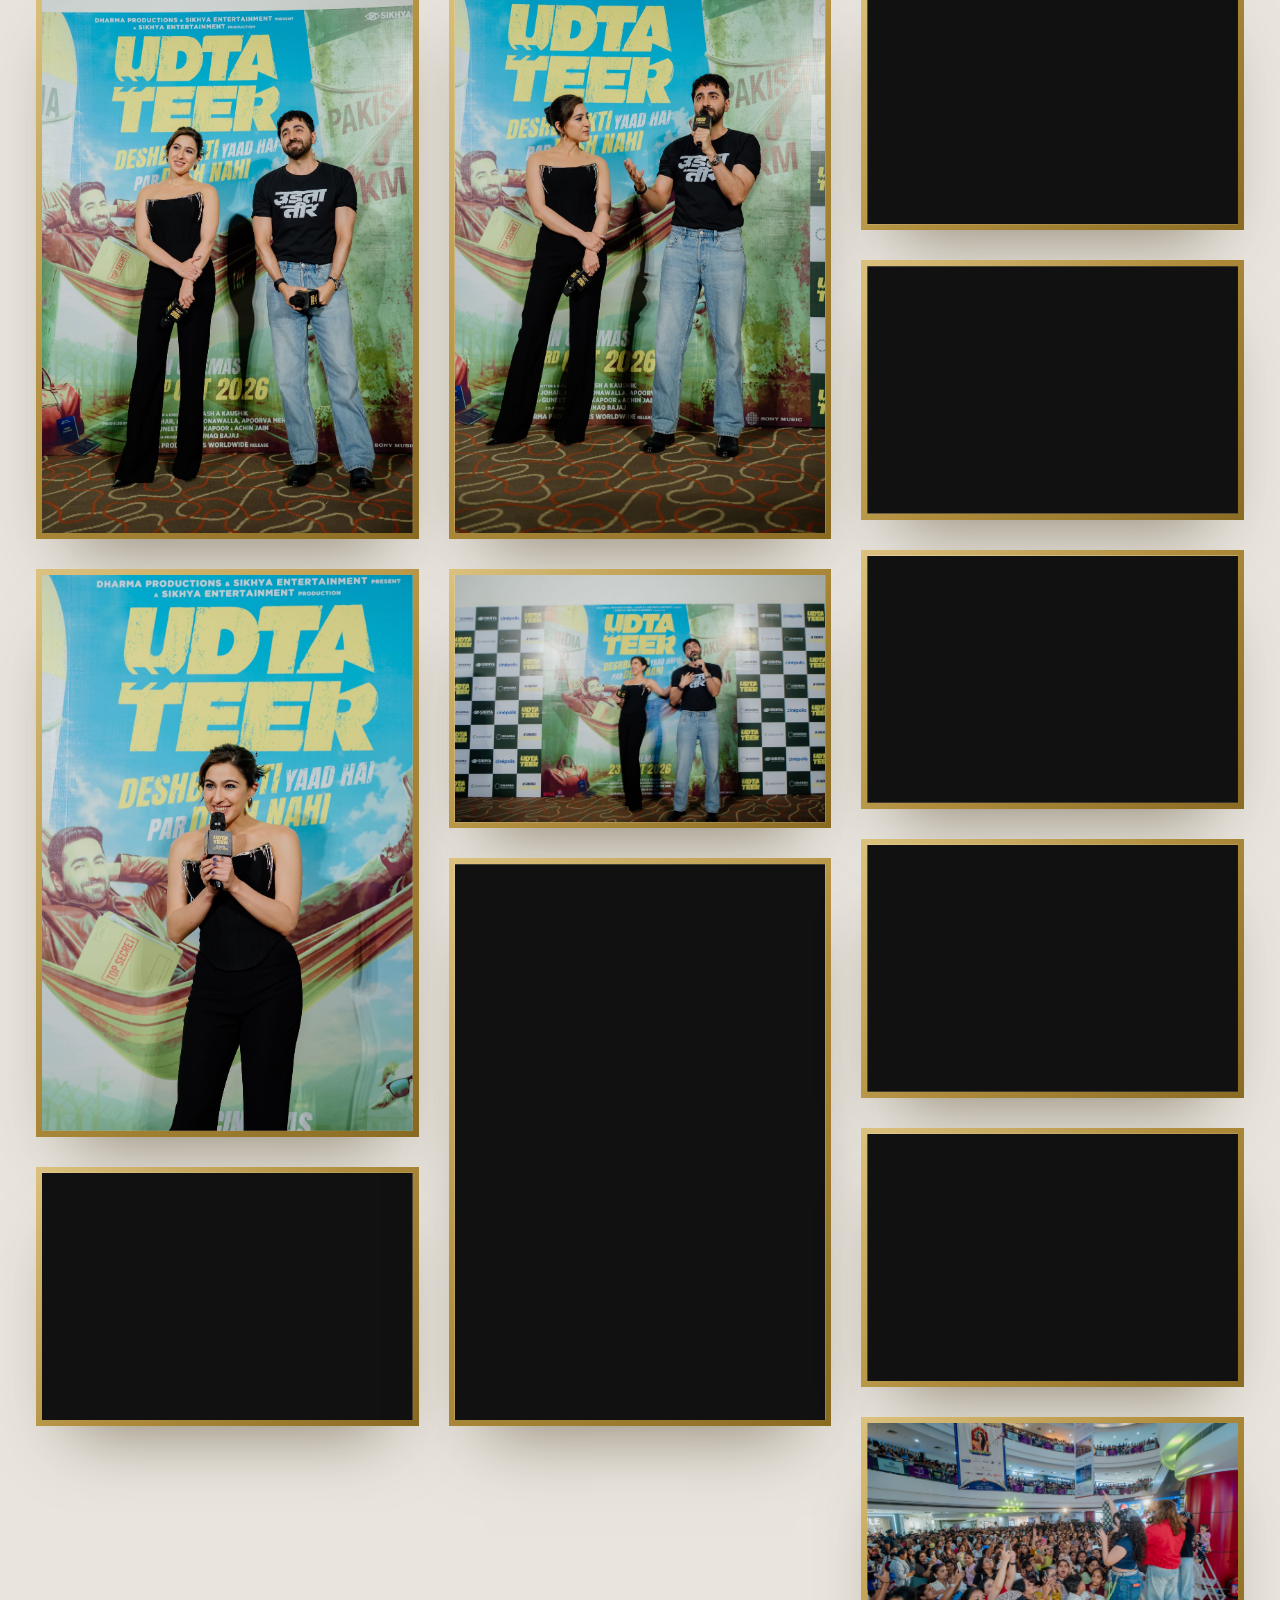
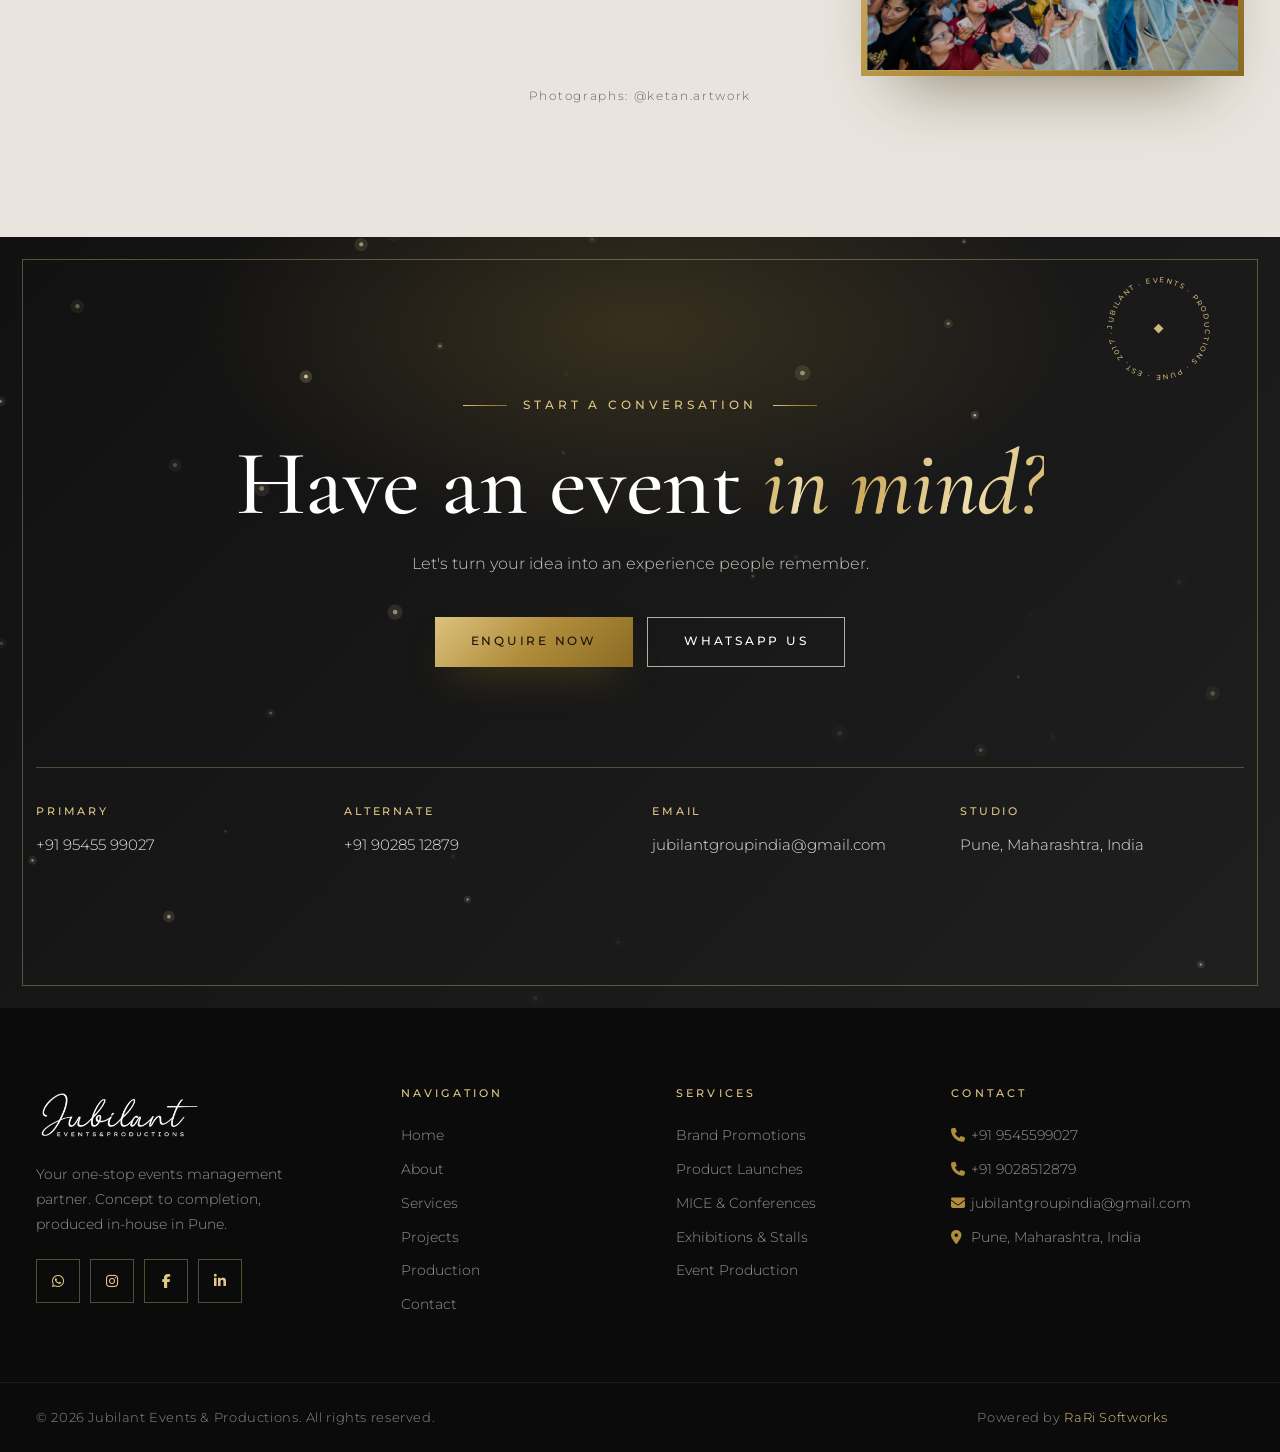
<file: projects.html>
<!DOCTYPE html>
<html lang="en" class="no-js">
<head>
<meta charset="UTF-8">
<meta name="viewport" content="width=device-width, initial-scale=1.0">
<title>Projects | Jubilant Events &amp; Productions</title>
<meta name="description" content="A portfolio built on trust, precision and brands who came back for more: celebrity promotions, corporate events, automotive launches, conferences and real estate events across Pune and beyond.">
<meta name="author" content="Jubilant Events &amp; Productions">
<meta name="robots" content="index, follow">
<meta name="theme-color" content="#e9e5de">

<link rel="icon" href="data:image/svg+xml,%3Csvg xmlns='http://www.w3.org/2000/svg' viewBox='0 0 100 100'%3E%3Crect width='100' height='100' rx='22' fill='%23151515'/%3E%3Ctext x='50' y='74' font-size='66' font-family='Georgia,serif' font-style='italic' fill='%23b08d3c' text-anchor='middle'%3EJ%3C/text%3E%3C/svg%3E">
<link rel="preconnect" href="https://fonts.googleapis.com"><link rel="preconnect" href="https://fonts.gstatic.com" crossorigin><link href="https://fonts.googleapis.com/css2?family=Cormorant+Garamond:ital,wght@0,400;0,500;0,600;1,400;1,500&family=Montserrat:wght@300;400;500;600&display=swap" rel="stylesheet"><link rel="stylesheet" href="https://cdnjs.cloudflare.com/ajax/libs/font-awesome/6.5.1/css/all.min.css" integrity="sha512-DTOQO9RWCH3ppGqcWaEA1BIZOC6xxalwEsw9c2QQeAIftl+Vegovlnee1c9QX4TctnWMn13TZye+giMm8e2LwA==" crossorigin="anonymous" referrerpolicy="no-referrer">
<script>document.documentElement.classList.replace("no-js","js")</script>
<link rel="stylesheet" href="style.css">
</head>
<body class="page-projects nav-solid">
<a href="#main" class="skip-link">Skip to main content</a>
<div class="prog" aria-hidden="true"><i></i></div>
<header class="nav scrolled" id="nav">
  <nav class="l" aria-label="Primary"><a href="index.html">Home</a><a href="about.html">About</a><a href="services.html">Services</a></nav>
  <a class="brand" href="index.html" aria-label="Jubilant Events &amp; Productions, home"><img src="images/logo-transparent.png" alt="Jubilant Events &amp; Productions" width="615" height="199"></a>
  <nav class="r" aria-label="Secondary"><a href="projects.html" class="active">Projects</a><a href="production.html">Production</a><a href="contact.html" class="enq">Contact</a></nav>
  <button class="burger" id="hamburger" aria-label="Open menu" aria-expanded="false" aria-controls="mobileDrawer"><span></span><span></span></button>
</header>
<div class="mobile-overlay" id="mobileOverlay" aria-hidden="true"></div>
<aside class="mobile-drawer" id="mobileDrawer" aria-label="Mobile navigation">
  <div class="mobile-drawer-header"><img src="images/logo-transparent.png" alt="Jubilant Events &amp; Productions" class="mobile-drawer-logo" width="615" height="199"><button class="mobile-drawer-close" id="mobileDrawerClose" aria-label="Close menu"><i class="fa-solid fa-xmark" aria-hidden="true"></i></button></div>
  <div class="mobile-drawer-body">
    <nav aria-label="Mobile">
<a href="index.html" class="mobile-drawer-link"><span>Home</span><i class="fa-solid fa-chevron-right" aria-hidden="true"></i></a>
<a href="about.html" class="mobile-drawer-link"><span>About Us</span><i class="fa-solid fa-chevron-right" aria-hidden="true"></i></a>
<a href="services.html" class="mobile-drawer-link"><span>Services</span><span class="mobile-drawer-count" aria-label="13 services">13</span></a>
<a href="projects.html" class="mobile-drawer-link active"><span>Projects</span><i class="fa-solid fa-chevron-right" aria-hidden="true"></i></a>
<a href="production.html" class="mobile-drawer-link"><span>Production</span><i class="fa-solid fa-chevron-right" aria-hidden="true"></i></a>
<a href="contact.html" class="mobile-drawer-link"><span>Contact</span><i class="fa-solid fa-chevron-right" aria-hidden="true"></i></a>
    </nav>
    <p class="mobile-drawer-label">Talk to our team</p>
    <div class="drawer-contact-card"><div class="drawer-contact-info"><strong>Primary line</strong><span>+91 95455 99027</span></div><div class="drawer-contact-actions"><a href="tel:+919545599027" aria-label="Call +91 95455 99027"><i class="fa-solid fa-phone" aria-hidden="true"></i></a><a href="https://wa.me/919545599027" aria-label="WhatsApp +91 95455 99027" target="_blank" rel="noopener noreferrer"><i class="fa-brands fa-whatsapp" aria-hidden="true"></i></a></div></div>
    <div class="drawer-contact-card"><div class="drawer-contact-info"><strong>Alternate line</strong><span>+91 90285 12879</span></div><div class="drawer-contact-actions"><a href="tel:+919028512879" aria-label="Call +91 90285 12879"><i class="fa-solid fa-phone" aria-hidden="true"></i></a></div></div>
    <div class="drawer-contact-card"><div class="drawer-contact-info"><strong>Email</strong><span>jubilantgroupindia@gmail.com</span></div><div class="drawer-contact-actions"><a href="mailto:jubilantgroupindia@gmail.com" aria-label="Email jubilantgroupindia@gmail.com"><i class="fa-solid fa-envelope" aria-hidden="true"></i></a></div></div>
  </div>
  <div class="mobile-drawer-footer"><a href="https://wa.me/919545599027" class="mobile-drawer-cta" target="_blank" rel="noopener noreferrer"><i class="fa-brands fa-whatsapp" aria-hidden="true"></i><span>WhatsApp</span></a><a href="tel:+919545599027" class="mobile-drawer-call"><i class="fa-solid fa-phone" aria-hidden="true"></i><span>Call now</span></a></div>
</aside>
<main id="main">
<section class="page-header ph-c">
  <div class="wrap ph-c-inner">
    <div class="ph-c-top">
      <div>
        <span class="eyebrow now" data-reveal>Our work</span>
        <h1 class="ph-title" data-split>Our <em class="gold-text">projects</em></h1>
      </div>
      <div>
        <p class="ph-text" data-reveal>A portfolio built on trust, precision and brands who came back for more: celebrity promotions, corporate events, launches and weddings.</p>
        <a class="ph-film-link" href="#udta-teer-film" data-reveal><i class="fa-solid fa-play" aria-hidden="true"></i>Watch the Udta Teer film</a>
      </div>
    </div>
    <div class="ph-c-pair">
      <div class="mat" data-reveal><video autoplay muted loop playsinline preload="metadata" width="1280" height="720" poster="images/events/header-projects-poster.jpg" aria-label="Udta Teer stars taking a selfie with the crowd at Seasons Mall"><source src="videos/header-projects.mp4" type="video/mp4"></video></div>
      <div class="mat" data-reveal data-delay="140"><video autoplay muted loop playsinline preload="metadata" width="1280" height="720" poster="images/events/header-projects-2-poster.jpg" aria-label="Udta Teer stars walking through the Seasons Mall crowd"><source src="videos/header-projects-2.mp4" type="video/mp4"></video></div>
    </div>
  </div>
</section>

<section class="sec bg-white" id="work">
  <div class="wrap">
    <div class="filters" role="tablist" aria-label="Project categories" data-reveal>
      <button class="filter active" data-filter="all">All work <span class="pill-count"></span></button>
      <button class="filter" data-filter="celebrity">Celebrity &amp; Promotions <span class="pill-count"></span></button>
      <button class="filter" data-filter="corporate">Corporate &amp; Summits <span class="pill-count"></span></button>
      <button class="filter" data-filter="automotive">Automotive &amp; Launches <span class="pill-count"></span></button>
      <button class="filter" data-filter="real-estate">Real Estate &amp; Property <span class="pill-count"></span></button>
      <button class="filter" data-filter="exhibition">Exhibitions &amp; Stalls <span class="pill-count"></span></button>
      <button class="filter" data-filter="decor">Décor &amp; Social <span class="pill-count"></span></button>
    </div>

    <div class="featured">
      <div class="mat hover-lift" data-reveal><img src="images/events/udta-teer/udta-teer-11.jpg" alt="Ayushmann Khurrana and Sara Ali Khan at the Udta Teer promotion managed by Jubilant" width="1600" height="1067" loading="lazy" decoding="async"></div>
      <div>
        <span class="eyebrow" data-reveal>Featured project</span>
        <h3 data-split>Udta Teer, <span class="gold-text">film promotion</span></h3>
        <p data-reveal>Film promotion with <strong>Ayushmann Khurrana</strong> and <strong>Sara Ali Khan</strong>: a cinema meet &amp; greet with the stars, then a packed Seasons Mall atrium fan event with crowd barricading, felicitation and a dhol welcome.</p>
        <button class="btn btn-gold" data-modal-trigger="udta-teer" data-reveal>View project</button>
      </div>
    </div>

    <div class="grid3" id="projectsGrid"></div>
  </div>
</section>

<div class="band"><canvas class="dust" data-dust="30" aria-hidden="true"></canvas><div class="wrap">
  <div class="s" data-reveal><b data-count="100" data-suffix="+">0</b><span>Turnkey events executed</span></div>
  <div class="s" data-reveal data-delay="100"><b data-count="12">0</b><span>Level multi-tier stage</span></div>
  <div class="s" data-reveal data-delay="200"><b data-count="500" data-suffix="+">0</b><span>Guest capacity arenas</span></div>
  <div class="s" data-reveal data-delay="300"><b data-count="100" data-suffix="%">0</b><span>In-house fleet ownership</span></div>
</div></div>

<section class="sec bg-pearl film" id="udta-teer-film">
  <div class="wrap">
    <div class="film-head">
      <div><span class="eyebrow" data-reveal>Event film</span><h2 data-split>Udta Teer, <span class="gold-text">the film</span></h2></div>
      <p data-reveal>Ayushmann Khurrana and Sara Ali Khan at Seasons Mall, Pune: the cinema meet &amp; greet, the atrium stage and the fans. Planned and run end to end by our team.</p>
    </div>
    <div class="mat" data-reveal><video controls preload="none" playsinline width="1280" height="720" poster="images/events/udta-teer-film-poster.jpg"><source src="videos/udta-teer-film.mp4" type="video/mp4">Your browser does not support video playback.</video></div>
  </div>
</section>

<section class="sec bg-white">
  <div class="wrap">
    <div class="head">
      <span class="eyebrow c" data-reveal>Event gallery</span>
      <h2 data-split>Udta Teer, <span class="gold-text">film promotion</span></h2>
      <p data-reveal>Ayushmann Khurrana and Sara Ali Khan, from the cinema meet &amp; greet to a packed Seasons Mall atrium. Every moment managed by our team.</p>
    </div>
    <div class="masonry photos">
<figure data-reveal><div class="mat"><img src="images/events/udta-teer/udta-teer-12.jpg" alt="Ayushmann Khurrana and Sara Ali Khan in front of the Udta Teer poster" width="1067" height="1600" loading="lazy" decoding="async"></div></figure>
<figure data-reveal><div class="mat"><img src="images/events/udta-teer/udta-teer-15.jpg" alt="Sara Ali Khan speaking to fans at the Udta Teer meet and greet" width="1067" height="1600" loading="lazy" decoding="async"></div></figure>
<figure data-reveal><div class="mat"><img src="images/events/udta-teer/udta-teer-06.jpg" alt="Ayushmann Khurrana and Sara Ali Khan on stage at the Udta Teer cinema event" width="1600" height="1067" loading="lazy" decoding="async"></div></figure>
<figure data-reveal><div class="mat"><img src="images/events/udta-teer/udta-teer-19.jpg" alt="Ayushmann Khurrana addressing the audience beside Sara Ali Khan" width="1067" height="1600" loading="lazy" decoding="async"></div></figure>
<figure data-reveal><div class="mat"><img src="images/events/udta-teer/udta-teer-29.jpg" alt="Ayushmann Khurrana and Sara Ali Khan sharing a laugh on stage" width="1600" height="1067" loading="lazy" decoding="async"></div></figure>
<figure data-reveal><div class="mat"><img src="images/events/udta-teer/udta-teer-17.jpg" alt="Sara Ali Khan smiling in front of the Udta Teer poster" width="1067" height="1600" loading="lazy" decoding="async"></div></figure>
<figure data-reveal><div class="mat"><img src="images/events/udta-teer/udta-teer-10.jpg" alt="Sara Ali Khan speaking on stage with Ayushmann Khurrana" width="1600" height="1067" loading="lazy" decoding="async"></div></figure>
<figure data-reveal><div class="mat"><img src="images/events/udta-teer/udta-teer-03.jpg" alt="Cinema audience lighting up their phones for the Udta Teer stars" width="1600" height="1067" loading="lazy" decoding="async"></div></figure>
<figure data-reveal><div class="mat"><img src="images/events/udta-teer/udta-teer-32.jpg" alt="Felicitation of Ayushmann Khurrana and Sara Ali Khan with bouquets" width="1600" height="1067" loading="lazy" decoding="async"></div></figure>
<figure data-reveal><div class="mat"><img src="images/events/udta-teer/udta-teer-43.jpg" alt="Every level of the Seasons Mall atrium filled with fans" width="1600" height="1067" loading="lazy" decoding="async"></div></figure>
<figure data-reveal><div class="mat"><img src="images/events/udta-teer/udta-teer-50.jpg" alt="Dhol players welcoming guests to the Udta Teer promotion" width="1600" height="1067" loading="lazy" decoding="async"></div></figure>
<figure data-reveal><div class="mat"><img src="images/events/udta-teer/udta-teer-48.jpg" alt="Dense crowd of fans cheering at the Udta Teer promotion" width="1600" height="1067" loading="lazy" decoding="async"></div></figure>
    </div>
    <p class="photo-credit">Photographs: @ketan.artwork</p>
  </div>
</section>

<section class="cta bg-char-flat">
  <canvas class="dust" data-dust="36" aria-hidden="true"></canvas>
  <svg class="badge" viewBox="0 0 200 200" aria-hidden="true"><defs><path id="cp" d="M100,100 m-80,0 a80,80 0 1,1 160,0 a80,80 0 1,1 -160,0"/></defs><text><textPath href="#cp" textLength="498">JUBILANT · EVENTS · PRODUCTIONS · PUNE · EST. 2017 ·</textPath></text><rect x="94" y="94" width="12" height="12" transform="rotate(45 100 100)"/></svg>
  <div class="wrap">
    <span class="eyebrow c" data-reveal style="color:#e0c786">Start a conversation</span>
    <h2 data-split>Have an event <span class="gold-text">in mind?</span></h2>
    <p data-reveal>Let's turn your idea into an experience people remember.</p>
    <div class="btns" data-reveal><a class="btn btn-gold" href="contact.html">Enquire now</a><a class="btn btn-line" href="https://wa.me/919545599027" target="_blank" rel="noopener noreferrer">WhatsApp us</a></div>
    <div class="lines">
      <div><b>Primary</b><a href="tel:+919545599027">+91 95455 99027</a></div>
      <div><b>Alternate</b><a href="tel:+919028512879">+91 90285 12879</a></div>
      <div><b>Email</b><a href="mailto:jubilantgroupindia@gmail.com">jubilantgroupindia@gmail.com</a></div>
      <div><b>Studio</b><span>Pune, Maharashtra, India</span></div>
    </div>
  </div>
</section>
</main>
<footer class="footer">
  <div class="wrap footer-grid">
    <div class="footer-brand">
      <a href="index.html" aria-label="Jubilant Events &amp; Productions"><img src="images/logo-transparent.png" alt="Jubilant Events &amp; Productions" width="615" height="199"></a>
      <p>Your one-stop events management partner. Concept to completion, produced in-house in Pune.</p>
      <div class="social-links">
        <a href="https://wa.me/919545599027" aria-label="Chat on WhatsApp" target="_blank" rel="noopener noreferrer"><i class="fa-brands fa-whatsapp"></i></a>
        <a href="#" aria-label="Visit our Instagram"><i class="fa-brands fa-instagram"></i></a>
        <a href="#" aria-label="Visit our Facebook"><i class="fa-brands fa-facebook-f"></i></a>
        <a href="#" aria-label="Visit our LinkedIn"><i class="fa-brands fa-linkedin-in"></i></a>
      </div>
    </div>
    <nav class="footer-col" aria-label="Footer navigation"><h4>Navigation</h4><a href="index.html">Home</a><a href="about.html">About</a><a href="services.html">Services</a><a href="projects.html">Projects</a><a href="production.html">Production</a><a href="contact.html">Contact</a></nav>
    <nav class="footer-col" aria-label="Our services"><h4>Services</h4><a href="services.html">Brand Promotions</a><a href="services.html">Product Launches</a><a href="services.html">MICE &amp; Conferences</a><a href="services.html">Exhibitions &amp; Stalls</a><a href="services.html">Event Production</a></nav>
    <div class="footer-col"><h4>Contact</h4><a href="tel:+919545599027"><i class="fa-solid fa-phone"></i>+91 9545599027</a><a href="tel:+919028512879"><i class="fa-solid fa-phone"></i>+91 9028512879</a><a href="mailto:jubilantgroupindia@gmail.com"><i class="fa-solid fa-envelope"></i>jubilantgroupindia@gmail.com</a><span><i class="fa-solid fa-location-dot"></i>Pune, Maharashtra, India</span></div>
  </div>
  <div class="footer-bottom"><div class="wrap"><p>&copy; <span id="currentYear">2026</span> Jubilant Events &amp; Productions. All rights reserved.</p><p>Powered by <a href="https://rarisoftworks.com/" target="_blank" rel="noopener noreferrer">RaRi Softworks</a></p></div></div>
</footer>
<button class="back-to-top" id="backToTop" aria-label="Back to top"><i class="fa-solid fa-arrow-up"></i></button>
<div class="modal-overlay" id="projectModal" role="dialog" aria-modal="true" aria-labelledby="modalTitle">
  <div class="modal-box"><button class="modal-close" id="modalClose" aria-label="Close project details">&times;</button><div id="modalContent"></div></div>
</div>
<script src="script.js"></script>
</body>
</html>
</file>
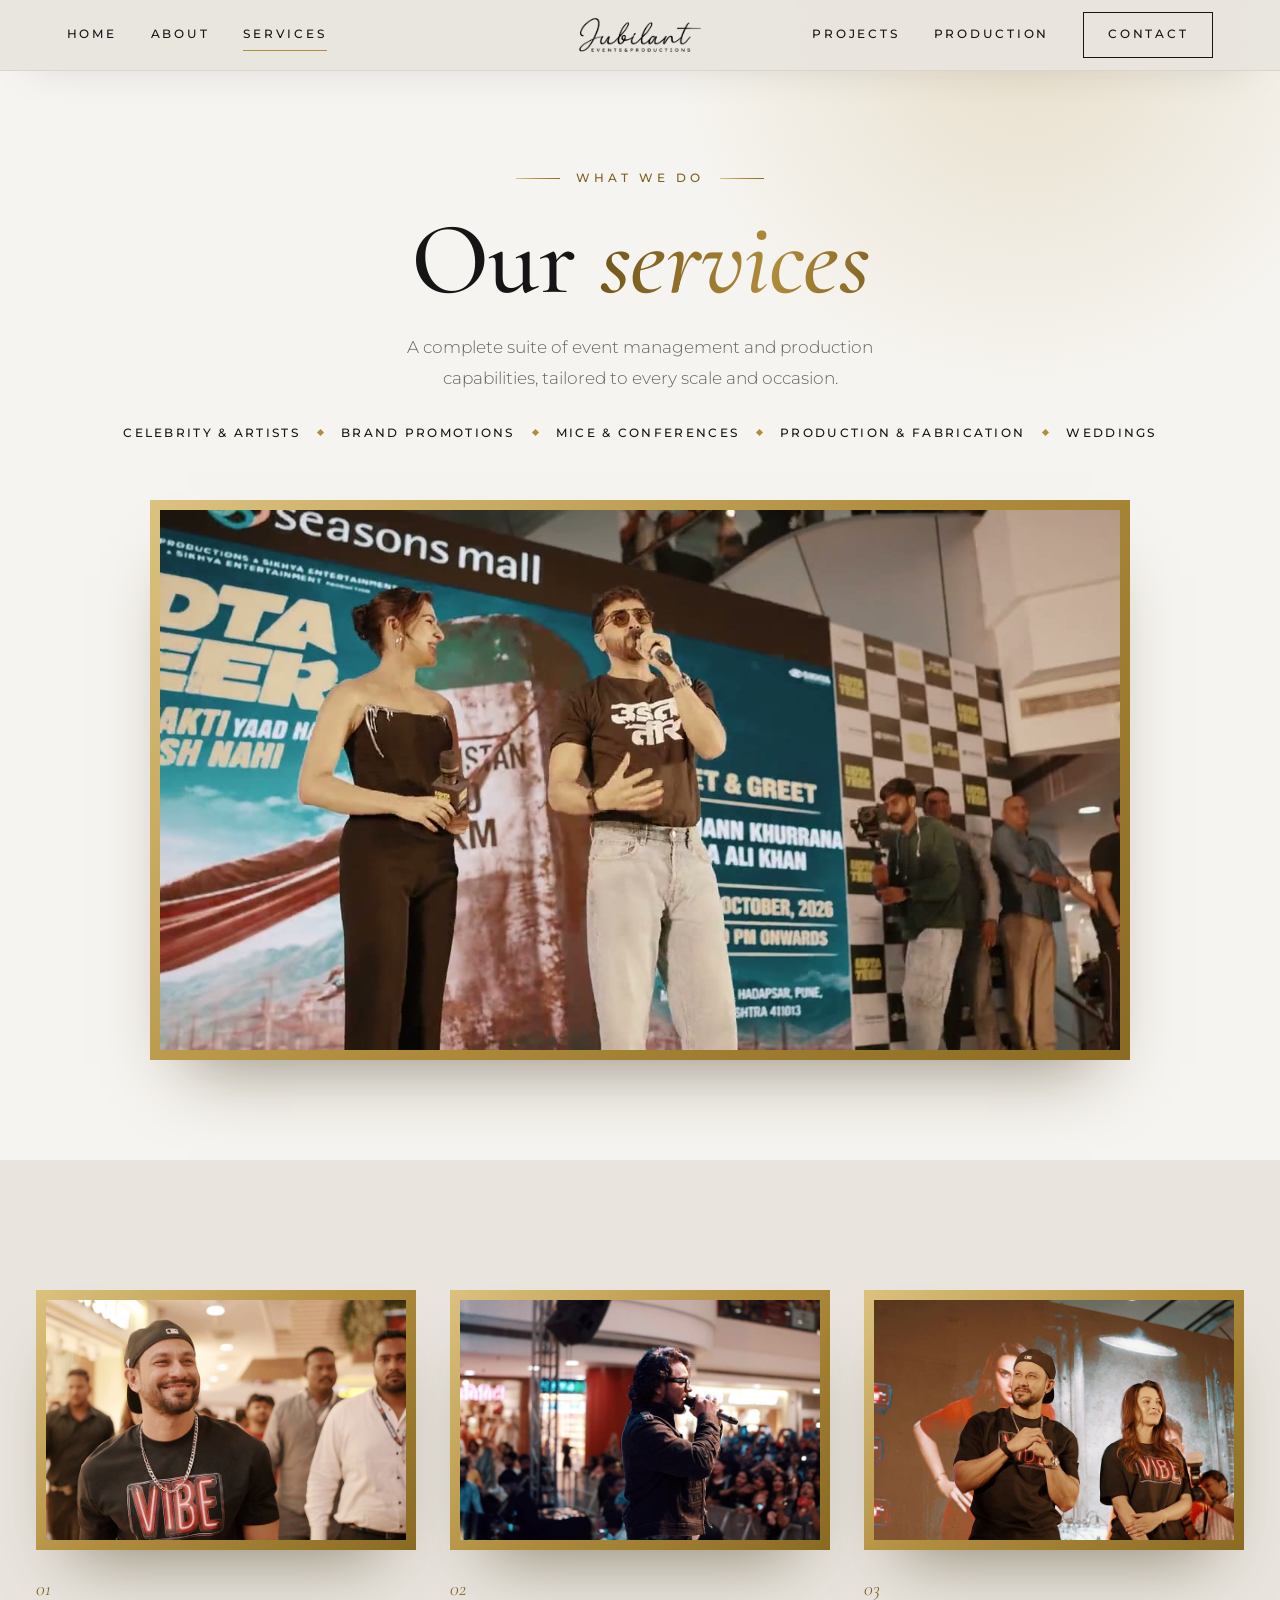
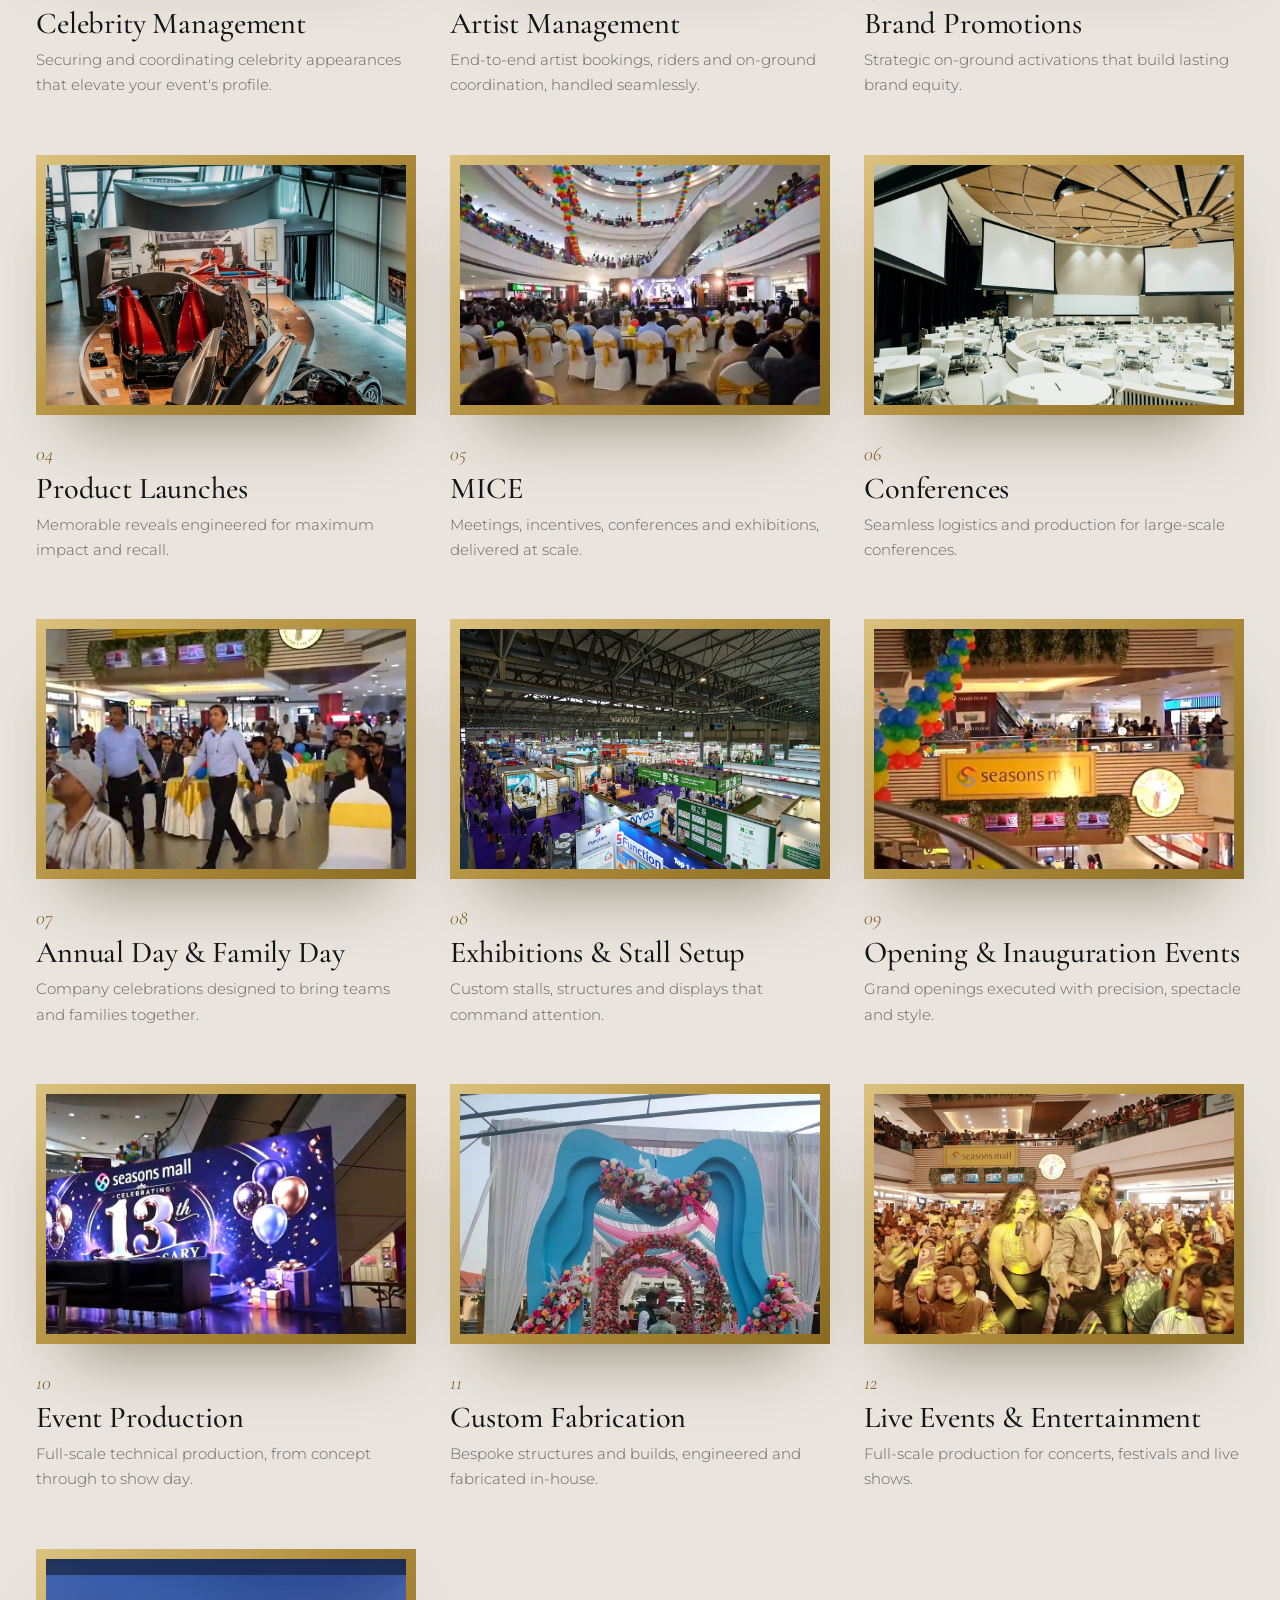
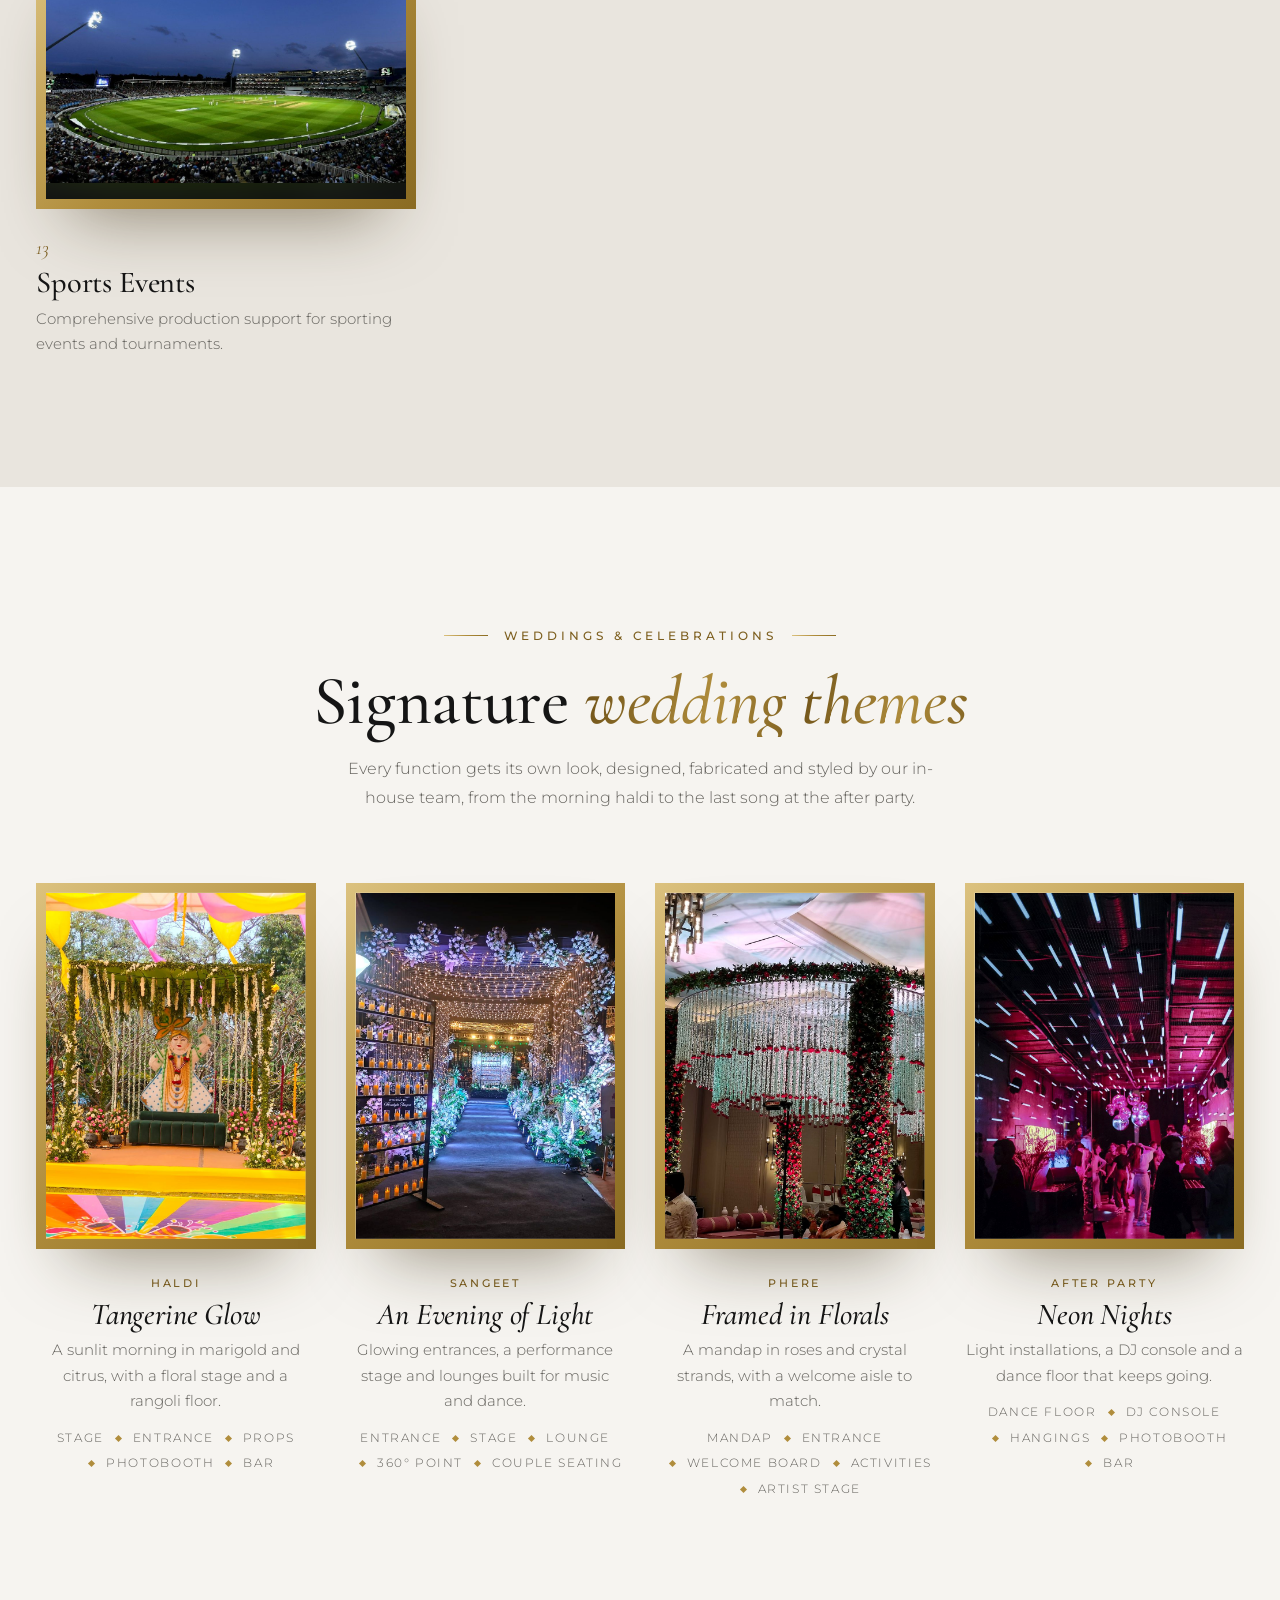
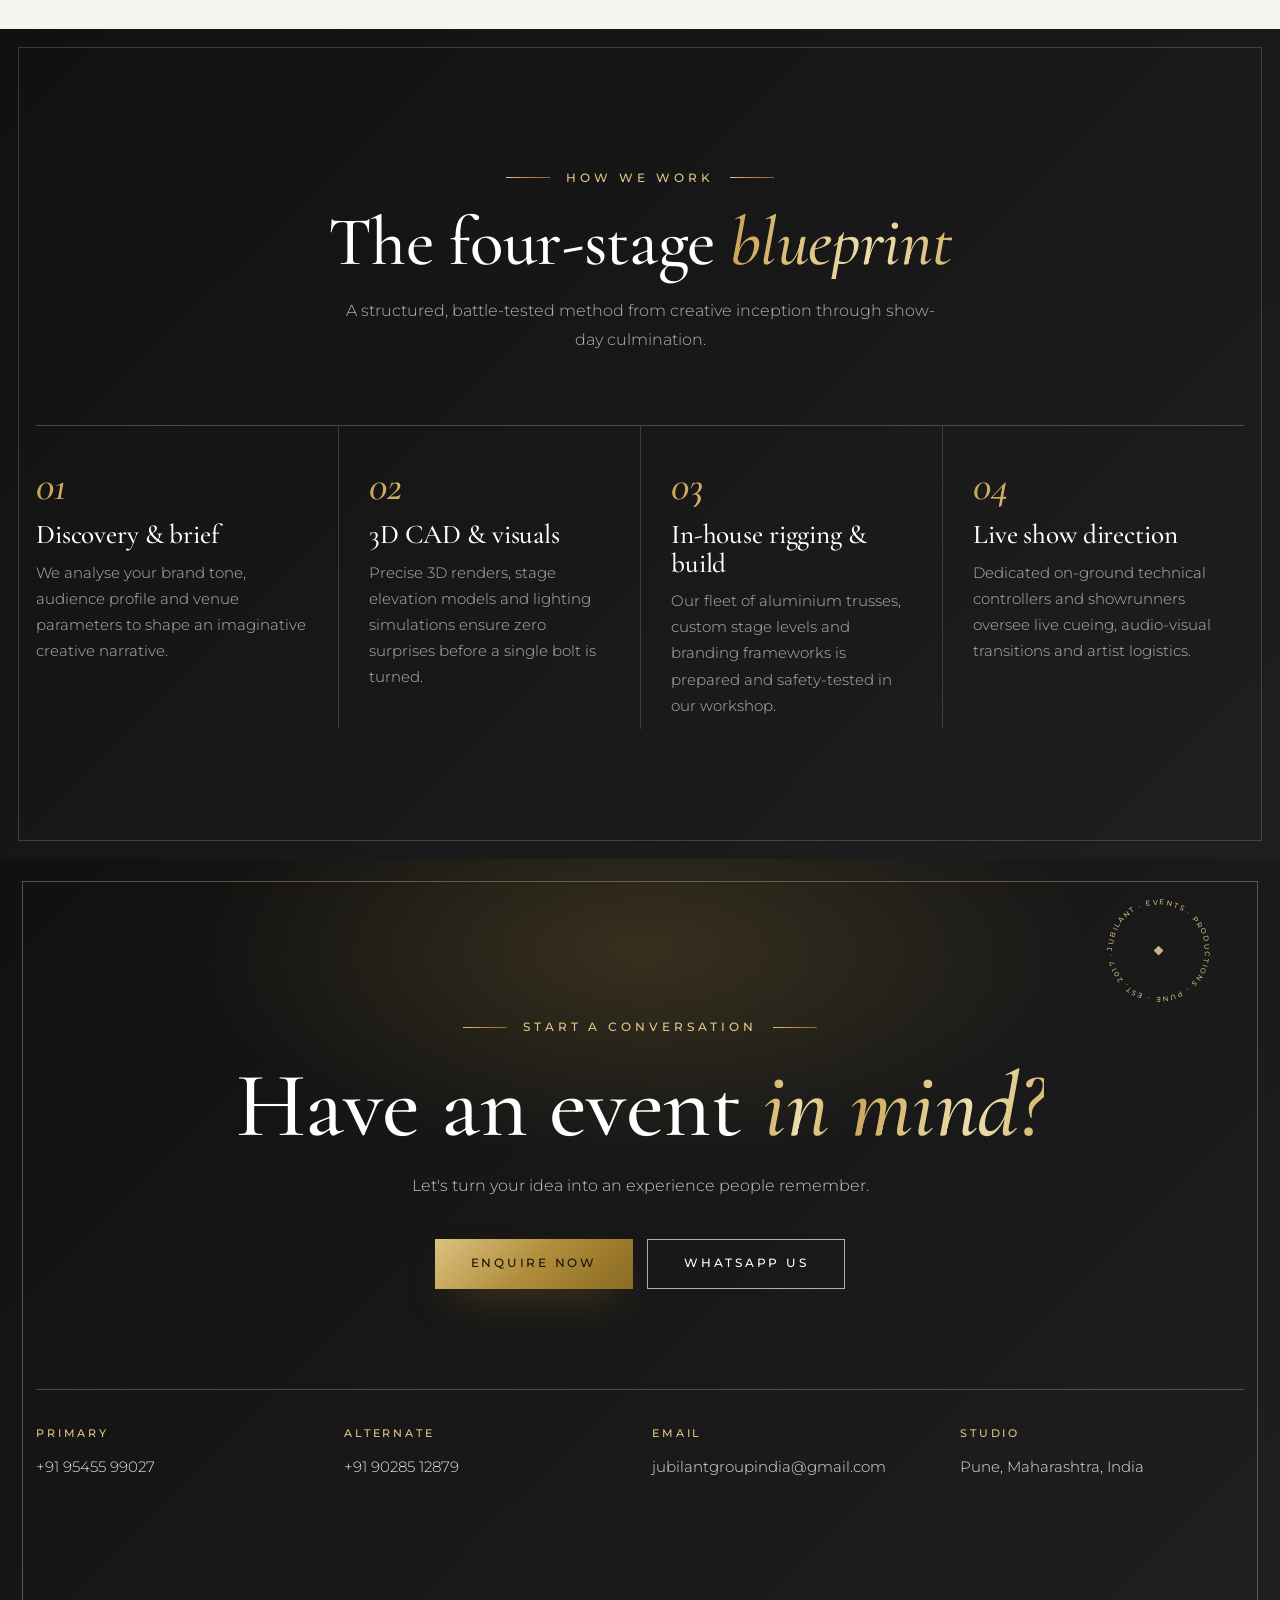
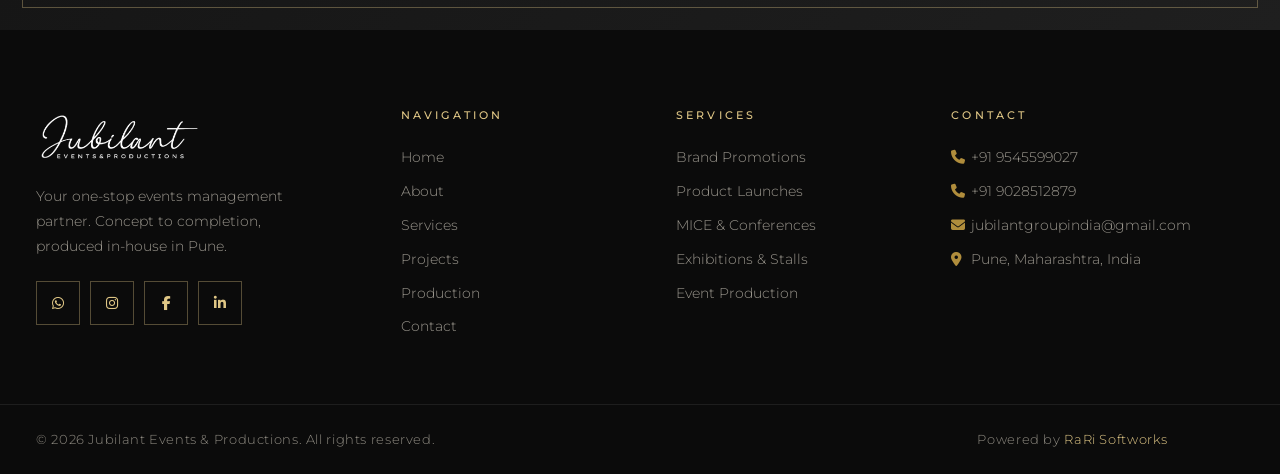
<file: services.html>
<!DOCTYPE html>
<html lang="en" class="no-js">
<head>
<meta charset="UTF-8">
<meta name="viewport" content="width=device-width, initial-scale=1.0">
<title>Services | Jubilant Events &amp; Productions</title>
<meta name="description" content="Celebrity and artist management, brand promotions, product launches, MICE, conferences, exhibitions, event production and custom fabrication, from Pune.">
<meta name="author" content="Jubilant Events &amp; Productions">
<meta name="robots" content="index, follow">
<meta name="theme-color" content="#e9e5de">

<link rel="icon" href="data:image/svg+xml,%3Csvg xmlns='http://www.w3.org/2000/svg' viewBox='0 0 100 100'%3E%3Crect width='100' height='100' rx='22' fill='%23151515'/%3E%3Ctext x='50' y='74' font-size='66' font-family='Georgia,serif' font-style='italic' fill='%23b08d3c' text-anchor='middle'%3EJ%3C/text%3E%3C/svg%3E">
<link rel="preconnect" href="https://fonts.googleapis.com"><link rel="preconnect" href="https://fonts.gstatic.com" crossorigin><link href="https://fonts.googleapis.com/css2?family=Cormorant+Garamond:ital,wght@0,400;0,500;0,600;1,400;1,500&family=Montserrat:wght@300;400;500;600&display=swap" rel="stylesheet"><link rel="stylesheet" href="https://cdnjs.cloudflare.com/ajax/libs/font-awesome/6.5.1/css/all.min.css" integrity="sha512-DTOQO9RWCH3ppGqcWaEA1BIZOC6xxalwEsw9c2QQeAIftl+Vegovlnee1c9QX4TctnWMn13TZye+giMm8e2LwA==" crossorigin="anonymous" referrerpolicy="no-referrer">
<script>document.documentElement.classList.replace("no-js","js")</script>
<link rel="stylesheet" href="style.css">
</head>
<body class="page-services nav-solid">
<a href="#main" class="skip-link">Skip to main content</a>
<div class="prog" aria-hidden="true"><i></i></div>
<header class="nav scrolled" id="nav">
  <nav class="l" aria-label="Primary"><a href="index.html">Home</a><a href="about.html">About</a><a href="services.html" class="active">Services</a></nav>
  <a class="brand" href="index.html" aria-label="Jubilant Events &amp; Productions, home"><img src="images/logo-transparent.png" alt="Jubilant Events &amp; Productions" width="615" height="199"></a>
  <nav class="r" aria-label="Secondary"><a href="projects.html">Projects</a><a href="production.html">Production</a><a href="contact.html" class="enq">Contact</a></nav>
  <button class="burger" id="hamburger" aria-label="Open menu" aria-expanded="false" aria-controls="mobileDrawer"><span></span><span></span></button>
</header>
<div class="mobile-overlay" id="mobileOverlay" aria-hidden="true"></div>
<aside class="mobile-drawer" id="mobileDrawer" aria-label="Mobile navigation">
  <div class="mobile-drawer-header"><img src="images/logo-transparent.png" alt="Jubilant Events &amp; Productions" class="mobile-drawer-logo" width="615" height="199"><button class="mobile-drawer-close" id="mobileDrawerClose" aria-label="Close menu"><i class="fa-solid fa-xmark" aria-hidden="true"></i></button></div>
  <div class="mobile-drawer-body">
    <nav aria-label="Mobile">
<a href="index.html" class="mobile-drawer-link"><span>Home</span><i class="fa-solid fa-chevron-right" aria-hidden="true"></i></a>
<a href="about.html" class="mobile-drawer-link"><span>About Us</span><i class="fa-solid fa-chevron-right" aria-hidden="true"></i></a>
<a href="services.html" class="mobile-drawer-link active"><span>Services</span><span class="mobile-drawer-count" aria-label="13 services">13</span></a>
<a href="projects.html" class="mobile-drawer-link"><span>Projects</span><i class="fa-solid fa-chevron-right" aria-hidden="true"></i></a>
<a href="production.html" class="mobile-drawer-link"><span>Production</span><i class="fa-solid fa-chevron-right" aria-hidden="true"></i></a>
<a href="contact.html" class="mobile-drawer-link"><span>Contact</span><i class="fa-solid fa-chevron-right" aria-hidden="true"></i></a>
    </nav>
    <p class="mobile-drawer-label">Talk to our team</p>
    <div class="drawer-contact-card"><div class="drawer-contact-info"><strong>Primary line</strong><span>+91 95455 99027</span></div><div class="drawer-contact-actions"><a href="tel:+919545599027" aria-label="Call +91 95455 99027"><i class="fa-solid fa-phone" aria-hidden="true"></i></a><a href="https://wa.me/919545599027" aria-label="WhatsApp +91 95455 99027" target="_blank" rel="noopener noreferrer"><i class="fa-brands fa-whatsapp" aria-hidden="true"></i></a></div></div>
    <div class="drawer-contact-card"><div class="drawer-contact-info"><strong>Alternate line</strong><span>+91 90285 12879</span></div><div class="drawer-contact-actions"><a href="tel:+919028512879" aria-label="Call +91 90285 12879"><i class="fa-solid fa-phone" aria-hidden="true"></i></a></div></div>
    <div class="drawer-contact-card"><div class="drawer-contact-info"><strong>Email</strong><span>jubilantgroupindia@gmail.com</span></div><div class="drawer-contact-actions"><a href="mailto:jubilantgroupindia@gmail.com" aria-label="Email jubilantgroupindia@gmail.com"><i class="fa-solid fa-envelope" aria-hidden="true"></i></a></div></div>
  </div>
  <div class="mobile-drawer-footer"><a href="https://wa.me/919545599027" class="mobile-drawer-cta" target="_blank" rel="noopener noreferrer"><i class="fa-brands fa-whatsapp" aria-hidden="true"></i><span>WhatsApp</span></a><a href="tel:+919545599027" class="mobile-drawer-call"><i class="fa-solid fa-phone" aria-hidden="true"></i><span>Call now</span></a></div>
</aside>
<main id="main">
<section class="page-header ph-b">
  <div class="wrap ph-b-inner">
    <span class="eyebrow c now" data-reveal>What we do</span>
    <h1 class="ph-title" data-split>Our <em class="gold-text">services</em></h1>
    <p class="ph-text" data-reveal>A complete suite of event management and production capabilities, tailored to every scale and occasion.</p>
    <ul class="ph-chips" aria-label="Service areas" data-reveal><li>Celebrity &amp; Artists</li><li>Brand Promotions</li><li>MICE &amp; Conferences</li><li>Production &amp; Fabrication</li><li>Weddings</li></ul>
    <div class="mat" data-reveal><video autoplay muted loop playsinline preload="metadata" width="1280" height="720" poster="images/events/header-services-poster.jpg" aria-label="Ayushmann Khurrana and Sara Ali Khan on the Udta Teer stage managed by Jubilant"><source src="videos/header-services.mp4" type="video/mp4"></video></div>
  </div>
</section>

<section class="sec bg-white">
  <div class="wrap">
    <div class="grid3">
<article class="hover-lift" data-reveal><div class="mat"><div class="ph" style="--bg:url('images/events/svc-celebrity-management.jpg')"><img src="images/events/svc-celebrity-management.jpg" alt="Celebrity arrival with security escort managed by Jubilant at Seasons Mall, Pune" width="800" height="600" loading="lazy" decoding="async"></div></div><div class="card-b"><span class="no">01</span><h3>Celebrity Management</h3><p>Securing and coordinating celebrity appearances that elevate your event's profile.</p></div></article>
<article class="hover-lift" data-reveal><div class="mat"><div class="ph" style="--bg:url('images/events/svc-artist-management.jpg')"><img src="images/events/svc-artist-management.jpg" alt="Singer performing live on a Jubilant-managed mall stage" width="800" height="600" loading="lazy" decoding="async"></div></div><div class="card-b"><span class="no">02</span><h3>Artist Management</h3><p>End-to-end artist bookings, riders and on-ground coordination, handled seamlessly.</p></div></article>
<article class="hover-lift" data-reveal><div class="mat"><div class="ph" style="--bg:url('images/events/svc-brand-promotions.jpg')"><img src="images/events/svc-brand-promotions.jpg" alt="Film promotion appearance on a branded stage produced by Jubilant" width="800" height="600" loading="lazy" decoding="async"></div></div><div class="card-b"><span class="no">03</span><h3>Brand Promotions</h3><p>Strategic on-ground activations that build lasting brand equity.</p></div></article>
<article class="hover-lift" data-reveal><div class="mat"><div class="ph" style="--bg:url('images/stock/launch-supercars.jpg')"><img src="images/stock/launch-supercars.jpg" alt="Supercars displayed on a curved launch platform" width="1000" height="750" loading="lazy" decoding="async"></div></div><div class="card-b"><span class="no">04</span><h3>Product Launches</h3><p>Memorable reveals engineered for maximum impact and recall.</p></div></article>
<article class="hover-lift" data-reveal><div class="mat"><div class="ph" style="--bg:url('images/events/svc-mice.jpg')"><img src="images/events/svc-mice.jpg" alt="Seated guests facing the stage at a corporate event managed by Jubilant" width="800" height="600" loading="lazy" decoding="async"></div></div><div class="card-b"><span class="no">05</span><h3>MICE</h3><p>Meetings, incentives, conferences and exhibitions, delivered at scale.</p></div></article>
<article class="hover-lift" data-reveal><div class="mat"><div class="ph" style="--bg:url('images/stock/svc-conference-hall.jpg')"><img src="images/stock/svc-conference-hall.jpg" alt="Modern conference hall set with projection screens and round tables" width="1000" height="668" loading="lazy" decoding="async"></div></div><div class="card-b"><span class="no">06</span><h3>Conferences</h3><p>Seamless logistics and production for large-scale conferences.</p></div></article>
<article class="hover-lift" data-reveal><div class="mat"><div class="ph" style="--bg:url('images/events/svc-annual-day.jpg')"><img src="images/events/svc-annual-day.jpg" alt="Guests arriving at a seated celebration hosted by Jubilant" width="800" height="600" loading="lazy" decoding="async"></div></div><div class="card-b"><span class="no">07</span><h3>Annual Day &amp; Family Day</h3><p>Company celebrations designed to bring teams and families together.</p></div></article>
<article class="hover-lift" data-reveal><div class="mat"><div class="ph" style="--bg:url('images/stock/svc-exhibition-stalls.jpg')"><img src="images/stock/svc-exhibition-stalls.jpg" alt="Exhibition hall filled with custom-built stalls" width="1200" height="800" loading="lazy" decoding="async"></div></div><div class="card-b"><span class="no">08</span><h3>Exhibitions &amp; Stall Setup</h3><p>Custom stalls, structures and displays that command attention.</p></div></article>
<article class="hover-lift" data-reveal><div class="mat"><div class="ph" style="--bg:url('images/events/svc-opening-events.jpg')"><img src="images/events/svc-opening-events.jpg" alt="Mall atrium dressed with balloon décor by Jubilant for an anniversary celebration" width="800" height="600" loading="lazy" decoding="async"></div></div><div class="card-b"><span class="no">09</span><h3>Opening &amp; Inauguration Events</h3><p>Grand openings executed with precision, spectacle and style.</p></div></article>
<article class="hover-lift" data-reveal><div class="mat"><div class="ph" style="--bg:url('images/events/svc-event-production.jpg')"><img src="images/events/svc-event-production.jpg" alt="LED backdrop and stage set built by Jubilant" width="800" height="600" loading="lazy" decoding="async"></div></div><div class="card-b"><span class="no">10</span><h3>Event Production</h3><p>Full-scale technical production, from concept through to show day.</p></div></article>
<article class="hover-lift" data-reveal><div class="mat"><div class="ph" style="--bg:url('images/events/svc-custom-fabrication.jpg')"><img src="images/events/svc-custom-fabrication.jpg" alt="Illuminated floral entrance tunnel fabricated in-house by Jubilant" width="1000" height="750" loading="lazy" decoding="async"></div></div><div class="card-b"><span class="no">11</span><h3>Custom Fabrication</h3><p>Bespoke structures and builds, engineered and fabricated in-house.</p></div></article>
<article class="hover-lift" data-reveal><div class="mat"><div class="ph" style="--bg:url('images/events/svc-live-events.jpg')"><img src="images/events/svc-live-events.jpg" alt="Artists performing among a packed crowd at a Jubilant-managed event" width="800" height="600" loading="lazy" decoding="async"></div></div><div class="card-b"><span class="no">12</span><h3>Live Events &amp; Entertainment</h3><p>Full-scale production for concerts, festivals and live shows.</p></div></article>
<article class="hover-lift" data-reveal><div class="mat"><div class="ph" style="--bg:url('images/stock/svc-sports-stadium.jpg')"><img src="images/stock/svc-sports-stadium.jpg" alt="Floodlit cricket stadium during an evening match" width="1000" height="577" loading="lazy" decoding="async"></div></div><div class="card-b"><span class="no">13</span><h3>Sports Events</h3><p>Comprehensive production support for sporting events and tournaments.</p></div></article>
    </div>
  </div>
</section>

<section class="sec bg-pearl">
  <div class="wrap">
    <div class="head">
      <span class="eyebrow c" data-reveal>Weddings &amp; celebrations</span>
      <h2 data-split>Signature <span class="gold-text">wedding themes</span></h2>
      <p data-reveal>Every function gets its own look, designed, fabricated and styled by our in-house team, from the morning haldi to the last song at the after party.</p>
    </div>
    <div class="theme-grid">
<article class="hover-lift" data-reveal data-delay="0"><div class="mat"><img src="images/events/theme-haldi.jpg" alt="Haldi stage with floral frame and a colourful rangoli floor, set up by Jubilant" width="900" height="1200" loading="lazy" decoding="async"></div><div class="card-b"><span class="cat">Haldi</span><h3>Tangerine Glow</h3><p>A sunlit morning in marigold and citrus, with a floral stage and a rangoli floor.</p><div class="dots" style="justify-content:center"><span>Stage</span><span>Entrance</span><span>Props</span><span>Photobooth</span><span>Bar</span></div></div></article>
<article class="hover-lift" data-reveal data-delay="110"><div class="mat"><img src="images/events/theme-sangeet.jpg" alt="Illuminated floral entrance tunnel lit for an evening celebration by Jubilant" width="900" height="1200" loading="lazy" decoding="async"></div><div class="card-b"><span class="cat">Sangeet</span><h3>An Evening of Light</h3><p>Glowing entrances, a performance stage and lounges built for music and dance.</p><div class="dots" style="justify-content:center"><span>Entrance</span><span>Stage</span><span>Lounge</span><span>360° Point</span><span>Couple Seating</span></div></div></article>
<article class="hover-lift" data-reveal data-delay="220"><div class="mat"><img src="images/events/theme-phere.jpg" alt="Floral mandap with a crystal-strand canopy and rose-wrapped pillars by Jubilant" width="900" height="1200" loading="lazy" decoding="async"></div><div class="card-b"><span class="cat">Phere</span><h3>Framed in Florals</h3><p>A mandap in roses and crystal strands, with a welcome aisle to match.</p><div class="dots" style="justify-content:center"><span>Mandap</span><span>Entrance</span><span>Welcome Board</span><span>Activities</span><span>Artist Stage</span></div></div></article>
<article class="hover-lift" data-reveal data-delay="330"><div class="mat"><img src="images/events/theme-afterparty.jpg" alt="Neon-lit dance floor with a mirror ball at an after party" width="900" height="1200" loading="lazy" decoding="async"></div><div class="card-b"><span class="cat">After Party</span><h3>Neon Nights</h3><p>Light installations, a DJ console and a dance floor that keeps going.</p><div class="dots" style="justify-content:center"><span>Dance Floor</span><span>DJ Console</span><span>Hangings</span><span>Photobooth</span><span>Bar</span></div></div></article>
    </div>
  </div>
</section>

<section class="sec bg-char">
  <canvas class="dust" data-dust="26" aria-hidden="true"></canvas>
  <div class="wrap">
    <div class="head">
      <span class="eyebrow c" data-reveal style="color:#e0c786">How we work</span>
      <h2 data-split>The four-stage <span class="gold-text">blueprint</span></h2>
      <p data-reveal>A structured, battle-tested method from creative inception through show-day culmination.</p>
    </div>
    <div class="cols">
      <div class="col" data-reveal><b class="gold-text">01</b><h3>Discovery &amp; brief</h3><p>We analyse your brand tone, audience profile and venue parameters to shape an imaginative creative narrative.</p></div>
      <div class="col" data-reveal data-delay="100"><b class="gold-text">02</b><h3>3D CAD &amp; visuals</h3><p>Precise 3D renders, stage elevation models and lighting simulations ensure zero surprises before a single bolt is turned.</p></div>
      <div class="col" data-reveal data-delay="200"><b class="gold-text">03</b><h3>In-house rigging &amp; build</h3><p>Our fleet of aluminium trusses, custom stage levels and branding frameworks is prepared and safety-tested in our workshop.</p></div>
      <div class="col" data-reveal data-delay="300"><b class="gold-text">04</b><h3>Live show direction</h3><p>Dedicated on-ground technical controllers and showrunners oversee live cueing, audio-visual transitions and artist logistics.</p></div>
    </div>
  </div>
</section>

<section class="cta bg-char-flat">
  <canvas class="dust" data-dust="36" aria-hidden="true"></canvas>
  <svg class="badge" viewBox="0 0 200 200" aria-hidden="true"><defs><path id="cp" d="M100,100 m-80,0 a80,80 0 1,1 160,0 a80,80 0 1,1 -160,0"/></defs><text><textPath href="#cp" textLength="498">JUBILANT · EVENTS · PRODUCTIONS · PUNE · EST. 2017 ·</textPath></text><rect x="94" y="94" width="12" height="12" transform="rotate(45 100 100)"/></svg>
  <div class="wrap">
    <span class="eyebrow c" data-reveal style="color:#e0c786">Start a conversation</span>
    <h2 data-split>Have an event <span class="gold-text">in mind?</span></h2>
    <p data-reveal>Let's turn your idea into an experience people remember.</p>
    <div class="btns" data-reveal><a class="btn btn-gold" href="contact.html">Enquire now</a><a class="btn btn-line" href="https://wa.me/919545599027" target="_blank" rel="noopener noreferrer">WhatsApp us</a></div>
    <div class="lines">
      <div><b>Primary</b><a href="tel:+919545599027">+91 95455 99027</a></div>
      <div><b>Alternate</b><a href="tel:+919028512879">+91 90285 12879</a></div>
      <div><b>Email</b><a href="mailto:jubilantgroupindia@gmail.com">jubilantgroupindia@gmail.com</a></div>
      <div><b>Studio</b><span>Pune, Maharashtra, India</span></div>
    </div>
  </div>
</section>
</main>
<footer class="footer">
  <div class="wrap footer-grid">
    <div class="footer-brand">
      <a href="index.html" aria-label="Jubilant Events &amp; Productions"><img src="images/logo-transparent.png" alt="Jubilant Events &amp; Productions" width="615" height="199"></a>
      <p>Your one-stop events management partner. Concept to completion, produced in-house in Pune.</p>
      <div class="social-links">
        <a href="https://wa.me/919545599027" aria-label="Chat on WhatsApp" target="_blank" rel="noopener noreferrer"><i class="fa-brands fa-whatsapp"></i></a>
        <a href="#" aria-label="Visit our Instagram"><i class="fa-brands fa-instagram"></i></a>
        <a href="#" aria-label="Visit our Facebook"><i class="fa-brands fa-facebook-f"></i></a>
        <a href="#" aria-label="Visit our LinkedIn"><i class="fa-brands fa-linkedin-in"></i></a>
      </div>
    </div>
    <nav class="footer-col" aria-label="Footer navigation"><h4>Navigation</h4><a href="index.html">Home</a><a href="about.html">About</a><a href="services.html">Services</a><a href="projects.html">Projects</a><a href="production.html">Production</a><a href="contact.html">Contact</a></nav>
    <nav class="footer-col" aria-label="Our services"><h4>Services</h4><a href="services.html">Brand Promotions</a><a href="services.html">Product Launches</a><a href="services.html">MICE &amp; Conferences</a><a href="services.html">Exhibitions &amp; Stalls</a><a href="services.html">Event Production</a></nav>
    <div class="footer-col"><h4>Contact</h4><a href="tel:+919545599027"><i class="fa-solid fa-phone"></i>+91 9545599027</a><a href="tel:+919028512879"><i class="fa-solid fa-phone"></i>+91 9028512879</a><a href="mailto:jubilantgroupindia@gmail.com"><i class="fa-solid fa-envelope"></i>jubilantgroupindia@gmail.com</a><span><i class="fa-solid fa-location-dot"></i>Pune, Maharashtra, India</span></div>
  </div>
  <div class="footer-bottom"><div class="wrap"><p>&copy; <span id="currentYear">2026</span> Jubilant Events &amp; Productions. All rights reserved.</p><p>Powered by <a href="https://rarisoftworks.com/" target="_blank" rel="noopener noreferrer">RaRi Softworks</a></p></div></div>
</footer>
<button class="back-to-top" id="backToTop" aria-label="Back to top"><i class="fa-solid fa-arrow-up"></i></button>
<script src="script.js"></script>
</body>
</html>
</file>
<file: style.css>
/* ==========================================================================
   Jubilant Events & Productions — "Aurelia" design
   Pearl white · champagne gold · charcoal. Photos and video are always shown
   whole: images keep their own proportions, video boxes are exactly 16:9.
   ========================================================================== */
:root {
  --pearl:#f6f4f0; --stone:#e9e5de; --white:#ffffff; --char:#151515; --ink:#101010; --mute:#66645f; --line:#d9d5cc;
  --g1:#e0c786; --g2:#b08d3c; --g3:#7d5f1f;
  --gold:linear-gradient(135deg,#dcc27f 0%,#b08d3c 50%,#8a6b22 100%);
  --ease:cubic-bezier(.16,1,.3,1); --wipe:cubic-bezier(.77,0,.18,1);
  --serif:'Cormorant Garamond',Georgia,'Times New Roman',serif;
  --sans:'Montserrat','Helvetica Neue',Arial,sans-serif;
}
*, *::before, *::after { box-sizing:border-box; margin:0; padding:0; }
html { scroll-behavior:smooth; scroll-padding-top:84px; }
html, body { overflow-x:clip; }
html.loading { overflow:hidden; }
body { font-family:var(--sans); font-weight:300; font-size:16px; line-height:1.7; background:var(--pearl); color:var(--char); -webkit-font-smoothing:antialiased; }
img, video, canvas, svg { display:block; max-width:100%; }
img { height:auto; }
a { color:inherit; text-decoration:none; }
ul { list-style:none; }
button { font:inherit; color:inherit; }
:focus-visible { outline:2px solid var(--g3); outline-offset:3px; }
.skip-link { position:fixed; left:12px; top:-60px; z-index:500; background:var(--char); color:#fff; padding:10px 16px; transition:top .2s; }
.skip-link:focus { top:12px; }
.wrap { width:min(1260px, 100% - 72px); margin-inline:auto; }
h1, h2, h3, h4 { font-family:var(--serif); font-weight:500; line-height:1.05; letter-spacing:-.005em; }
em { font-style:italic; }

.eyebrow { font-size:11.5px; letter-spacing:.34em; text-transform:uppercase; font-weight:500; color:var(--g3); display:inline-flex; align-items:center; gap:16px; line-height:1.4; }
.eyebrow::before, .eyebrow.c::after { content:''; width:44px; height:1px; background:var(--gold); flex:none; }
.gold-text { background:linear-gradient(100deg,#6f5218 0%,#b08d3c 30%,#6f5218 55%,#b08d3c 80%,#6f5218 100%); background-size:220% 100%; -webkit-background-clip:text; background-clip:text; -webkit-text-fill-color:transparent; color:transparent; animation:shimmer 7s linear infinite; font-style:italic; }
@keyframes shimmer { to { background-position:-220% 0; } }

.btn { position:relative; display:inline-flex; align-items:center; justify-content:center; gap:12px; padding:17px 36px; font-family:var(--sans); font-size:11.5px; letter-spacing:.24em; text-transform:uppercase; font-weight:500; border:0; cursor:pointer; overflow:hidden; line-height:1.2; transition:transform .35s, box-shadow .35s, translate .5s var(--ease), background .35s, color .35s, border-color .35s; }
.btn:hover { transform:translateY(-3px); }
.btn-gold { background:var(--gold); color:#1a1408; box-shadow:0 18px 40px -18px rgba(138,107,34,.8); }
.btn-gold::after { content:''; position:absolute; top:0; left:-60%; width:40%; height:100%; background:linear-gradient(100deg,transparent,rgba(255,255,255,.55),transparent); transform:skewX(-20deg); transition:left .8s; }
.btn-gold:hover::after { left:130%; }
.btn-line { border:1px solid rgba(255,255,255,.65); color:#fff; }
.btn-line:hover { background:rgba(255,255,255,.14); }
.btn-out { border:1px solid var(--g2); color:var(--char); background:transparent; }
.btn-out:hover { background:var(--gold); border-color:transparent; }
.textlink { display:inline-flex; align-items:center; gap:10px; font-size:11.5px; letter-spacing:.22em; text-transform:uppercase; font-weight:500; color:var(--g3); }
.textlink i { transition:transform .4s var(--ease); }
.textlink:hover i { transform:translateX(6px); }

/* ---------- sections ---------- */
section, .band { position:relative; }
.sec { padding:130px 0; }
.bg-pearl { background:var(--pearl); }
.bg-white { background:var(--stone); }
.bg-char { background:linear-gradient(135deg,#111111,#1f1f1f); color:#fff; overflow:hidden; }
.bg-char::before { content:''; position:absolute; inset:18px; border:1px solid rgba(224,199,134,.22); pointer-events:none; z-index:2; }
.head { text-align:center; margin-bottom:70px; }
.head h2 { font-size:clamp(2.6rem,5.4vw,5rem); margin:20px 0 18px; }
.head p { color:var(--mute); max-width:600px; margin:0 auto; line-height:1.8; }
.bg-char .head p { color:#b9b5ab; }
.bg-char .head h2 { color:#fff; }
.left-head h2 { font-size:clamp(2.4rem,4.6vw,4.4rem); line-height:1.02; margin:22px 0 22px; }

/* ---------- reveal motion ---------- */
[data-reveal] { transition:opacity 1.1s var(--ease) var(--d,0ms), translate 1.1s var(--ease) var(--d,0ms); }
.js [data-reveal]:not(.in) { opacity:0; translate:0 44px; }
.w { display:inline-block; overflow:hidden; vertical-align:top; padding:.06em .04em .16em; margin:-.06em -.04em -.16em; }
.w > span { display:inline-block; transform:translateY(112%) rotate(4deg); transform-origin:left bottom; transition:transform 1.2s var(--ease) calc(var(--i,0) * 75ms + var(--base,0ms)); }
.in .w > span, .ready .hero h1 .w > span { transform:none; }
.eyebrow::before, .eyebrow.c::after { transform:scaleX(0); transition:transform 1.3s var(--wipe) .35s; }
.eyebrow::before { transform-origin:right; } .eyebrow.c::after { transform-origin:left; }
.eyebrow.in::before, .eyebrow.in::after, .ready .eyebrow.now::before, .ready .eyebrow.now::after { transform:none; }
.no-js .eyebrow::before, .no-js .eyebrow.c::after { transform:none; }
/* photos wipe open from the bottom; they are never scaled or cropped */
.mat img, .mat video { clip-path:inset(0); transition:clip-path 1.6s var(--wipe) var(--d,0ms); }
.js [data-reveal]:not(.in) .mat img, .js [data-reveal]:not(.in) .mat video, .js .mat[data-reveal]:not(.in) img, .js .mat[data-reveal]:not(.in) video { clip-path:inset(100% 0 0 0); }

/* ---------- loader / progress / cursor / dust ---------- */
.loader { position:fixed; inset:0; z-index:300; background:#111111; display:grid; place-items:center; transition:transform 1.15s var(--wipe); }
.loader::after { content:''; position:absolute; inset:0 0 auto 0; height:3px; background:var(--gold); }
.loader.done { transform:translateY(-100%); }
.lg { display:flex; flex-direction:column; align-items:center; gap:22px; color:#e0c786; padding:0 20px; text-align:center; }
.lg img { height:84px; width:auto; opacity:0; animation:lgin 1.1s .15s forwards; }
.lg i { width:0; height:1px; background:var(--gold); animation:lgline 1.3s .35s var(--wipe) forwards; }
.lg small { font-size:10.5px; letter-spacing:.38em; text-transform:uppercase; opacity:0; animation:lgin 1s .9s forwards; }
@keyframes lgin { from { opacity:0; transform:translateY(14px); } to { opacity:1; transform:none; } }
@keyframes lgline { to { width:190px; } }
.prog { position:fixed; inset:0 0 auto 0; height:3px; z-index:120; pointer-events:none; }
.prog i { display:block; height:100%; background:var(--gold); transform-origin:left; transform:scaleX(var(--sp,0)); box-shadow:0 0 12px rgba(176,141,60,.7); }
.dust { position:absolute; inset:0; width:100%; height:100%; pointer-events:none; z-index:0; }
.bg-char > .wrap, .band > .wrap { position:relative; z-index:1; }

/* ---------- nav ---------- */
.nav { position:fixed; inset:0 0 auto 0; z-index:100; display:grid; grid-template-columns:1fr auto 1fr; align-items:center; padding:46px clamp(46px,5.2vw,96px) 14px; color:#fff; transition:background .5s, padding .5s, color .5s, box-shadow .5s, translate 1s var(--ease) .4s; }
.js:not(.ready) .nav { translate:0 -100%; }
.nav.scrolled { background:rgba(233,229,222,.97); backdrop-filter:blur(16px); -webkit-backdrop-filter:blur(16px); padding-block:12px; color:var(--char); box-shadow:0 1px 0 var(--line), 0 18px 40px -30px rgba(0,0,0,.35); }
.nav .l, .nav .r { display:flex; gap:34px; font-size:11.5px; letter-spacing:.24em; text-transform:uppercase; font-weight:500; align-items:center; }
.nav .r { justify-content:flex-end; }
.nav .l a, .nav .r a:not(.enq) { position:relative; padding-block:6px; }
.nav .l a::after, .nav .r a:not(.enq)::after { content:''; position:absolute; left:0; right:0; bottom:0; height:1px; background:var(--g2); transform:scaleX(0); transform-origin:right; transition:transform .5s var(--ease); }
.nav .l a:hover::after, .nav .r a:not(.enq):hover::after, .nav a.active::after { transform:scaleX(1); transform-origin:left; }
.nav a:hover { color:var(--g2); }
.nav .brand img { height:50px; width:auto; transition:filter .5s, height .5s; }
.nav.scrolled .brand img { filter:brightness(0); height:42px; }
.nav .enq { padding:12px 24px; border:1px solid currentColor; transition:background .4s, color .4s, border-color .4s; }
.nav .enq:hover, .nav .enq.active { background:var(--g2); border-color:var(--g2); color:#1a1408; }
.burger { display:none; justify-self:end; width:44px; height:44px; background:none; border:0; cursor:pointer; position:relative; }
.burger span { position:absolute; left:10px; right:10px; height:1.5px; background:currentColor; transition:transform .4s var(--ease), top .4s var(--ease); }
.burger span:nth-child(1) { top:17px; } .burger span:nth-child(2) { top:26px; }
.burger.active span:nth-child(1) { top:21px; transform:rotate(45deg); } .burger.active span:nth-child(2) { top:21px; transform:rotate(-45deg); }

.mobile-overlay { position:fixed; inset:0; background:rgba(14,14,14,.55); z-index:190; opacity:0; visibility:hidden; transition:opacity .4s, visibility .4s; }
.mobile-overlay.active { opacity:1; visibility:visible; }
.mobile-drawer { position:fixed; top:0; right:0; bottom:0; width:min(400px, 90vw); background:var(--pearl); z-index:200; transform:translateX(104%); visibility:hidden; transition:transform .6s var(--wipe), visibility 0s .6s; display:flex; flex-direction:column; }
.mobile-drawer.active { transform:none; visibility:visible; transition:transform .6s var(--wipe), visibility 0s; box-shadow:-30px 0 60px -30px rgba(0,0,0,.4); }
.mobile-drawer-header { display:flex; align-items:center; justify-content:space-between; padding:20px 24px; border-bottom:1px solid var(--line); }
.mobile-drawer-logo { height:38px; width:auto; filter:brightness(0); }
.mobile-drawer-close { width:42px; height:42px; background:none; border:1px solid var(--line); cursor:pointer; font-size:16px; }
.mobile-drawer-body { flex:1; overflow-y:auto; padding:10px 24px 20px; }
.mobile-drawer-link { display:flex; align-items:center; justify-content:space-between; padding:15px 0; border-bottom:1px solid var(--line); font-family:var(--serif); font-size:1.7rem; font-weight:500; }
.mobile-drawer-link i { font-size:12px; color:var(--g3); }
.mobile-drawer-link.active { color:var(--g3); }
.mobile-drawer-count { font-family:var(--sans); font-size:12px; color:var(--g3); letter-spacing:.1em; }
.mobile-drawer-label { margin:26px 0 12px; font-size:11px; letter-spacing:.3em; text-transform:uppercase; color:var(--g3); font-weight:500; }
.drawer-contact-card { display:flex; align-items:center; justify-content:space-between; gap:12px; padding:12px 0; border-bottom:1px solid var(--line); }
.drawer-contact-info strong { display:block; font-size:10.5px; letter-spacing:.2em; text-transform:uppercase; color:var(--mute); font-weight:500; }
.drawer-contact-info span { font-size:14.5px; word-break:break-word; }
.drawer-contact-actions { display:flex; gap:8px; flex:none; }
.drawer-contact-actions a { width:38px; height:38px; display:grid; place-items:center; border:1px solid var(--g2); color:var(--g3); font-size:14px; transition:background .3s; }
.drawer-contact-actions a:hover { background:var(--gold); color:#1a1408; }
.mobile-drawer-footer { display:grid; grid-template-columns:1fr 1fr; gap:10px; padding:16px 24px 22px; border-top:1px solid var(--line); }
.mobile-drawer-cta, .mobile-drawer-call { display:flex; align-items:center; justify-content:center; gap:10px; padding:15px 10px; font-size:11px; letter-spacing:.18em; text-transform:uppercase; font-weight:500; }
.mobile-drawer-cta { background:var(--gold); color:#1a1408; }
.mobile-drawer-call { background:var(--char); color:#fff; }

/* ---------- hero ---------- */
.hero { height:100svh; min-height:640px; overflow:hidden; background:#000; color:#fff; }
.slide { position:absolute; inset:0; z-index:0; clip-path:inset(100% 0 0 0); translate:0 calc(var(--hp,0)*12vh); }
.slide.prev { clip-path:inset(0); z-index:1; }
.slide.on { clip-path:inset(0); z-index:2; transition:clip-path 1.7s var(--wipe); }
.slide img { width:100%; height:100%; object-fit:cover; scale:1.18; translate:calc(var(--mx,0)*-16px) calc(var(--my,0)*-10px); transition:scale 9s ease-out, translate .9s ease-out; }
.slide.on img, .slide.prev img { scale:1.04; }
.hero::before { content:''; position:absolute; inset:0; z-index:3; background:linear-gradient(180deg,rgba(10,8,5,.5) 0%,rgba(10,8,5,.4) 30%,rgba(10,8,5,.46) 62%,rgba(10,8,5,.78) 100%); }
.frame { position:absolute; inset:clamp(14px,2.2vw,30px); z-index:5; border:1px solid rgba(224,199,134,.55); pointer-events:none; }
.js .frame { clip-path:inset(50% 50% 50% 50%); transition:clip-path 1.6s var(--wipe) .1s; }
.ready .frame { clip-path:inset(0); }
.frame i { position:absolute; width:22px; height:22px; border:1px solid #e0c786; }
.frame i:nth-child(1) { left:-1px; top:-1px; border-right:0; border-bottom:0; } .frame i:nth-child(2) { right:-1px; top:-1px; border-left:0; border-bottom:0; }
.frame i:nth-child(3) { left:-1px; bottom:-1px; border-right:0; border-top:0; } .frame i:nth-child(4) { right:-1px; bottom:-1px; border-left:0; border-top:0; }
.hero .dust { z-index:4; }
.hero-in { position:absolute; inset:0; padding-top:56px !important; z-index:6; display:flex; flex-direction:column; align-items:center; justify-content:center; text-align:center; padding:0 24px; gap:26px; translate:calc(var(--mx,0)*10px) calc(var(--hp,0)*-90px); opacity:calc(1 - var(--hp,0)*1.3); }
.hero h1 { --base:350ms; font-size:clamp(3rem,6.2vw,6.2rem); line-height:1; max-width:17ch; text-shadow:0 4px 40px rgba(0,0,0,.4); }
.hero h1 em { font-style:italic; color:#e6cf94; }
.hero p { max-width:560px; font-size:17px; line-height:1.75; color:rgba(255,255,255,.94); text-shadow:0 2px 20px rgba(0,0,0,.5); }
.hero .ctas { display:flex; gap:14px; flex-wrap:wrap; justify-content:center; margin-top:6px; }
.js .hero-in > *:not(h1) { opacity:0; translate:0 34px; transition:opacity 1.1s var(--ease), translate 1.1s var(--ease); }
.ready .hero-in > *:not(h1) { opacity:1; translate:none; }
.ready .hero-in > :nth-child(1) { transition-delay:.2s; } .ready .hero-in > :nth-child(3) { transition-delay:.95s; } .ready .hero-in > :nth-child(4) { transition-delay:1.15s; }
.bars { position:absolute; left:50%; bottom:clamp(30px,4vw,56px); translate:-50% 0; z-index:6; display:flex; gap:10px; }
.bars button { position:relative; width:clamp(30px,5vw,56px); height:24px; background:none; border:0; cursor:pointer; }
.bars button::before, .bars button::after { content:''; position:absolute; left:0; top:11px; height:2px; }
.bars button::before { width:100%; background:rgba(255,255,255,.35); }
.bars button::after { width:0; background:var(--g1); }
.bars button.act::after { animation:fillbar 6s linear forwards; }
.bars button.past::after { width:100%; }
@keyframes fillbar { to { width:100%; } }

/* ---------- marquee ---------- */
.mq { background:var(--white); border-block:1px solid var(--line); overflow:hidden; padding:22px 0; }
.mq div { display:flex; gap:46px; width:max-content; font-family:var(--serif); font-style:italic; font-size:1.9rem; white-space:nowrap; will-change:transform; }
.mq i { background:var(--gold); width:8px; height:8px; transform:rotate(45deg); align-self:center; flex:none; }

/* ---------- photo frames (no cropping, ever) ---------- */
.mat { position:relative; padding:10px; background:var(--gold); box-shadow:0 40px 70px -36px rgba(60,45,15,.55); transition:box-shadow .5s, translate .6s var(--ease); }
.mat img, .mat video { width:100%; height:auto; background:#111; box-shadow:0 0 0 1px rgba(255,255,255,.5); }
.mat video { aspect-ratio:16/9; }
.hover-lift:hover .mat { translate:0 -8px; box-shadow:0 56px 84px -36px rgba(60,45,15,.7), 0 0 0 4px rgba(224,199,134,.28); }
.masonry { columns:3; column-gap:34px; }
.masonry > * { break-inside:avoid; margin-bottom:46px; }
.masonry.photos > * { margin-bottom:30px; }
.masonry.photos { column-gap:30px; }
.card-b { padding-top:22px; }
.card-b .no { display:block; font-family:var(--serif); font-style:italic; font-size:1.25rem; color:var(--g3); margin-bottom:2px; }
.card-b h3 { font-size:1.9rem; transition:color .35s; }
.card-b p { margin-top:8px; color:var(--mute); font-size:14.5px; line-height:1.75; }
.hover-lift:hover .card-b h3 { color:var(--g3); }
.cat { display:block; font-size:10.5px; letter-spacing:.26em; text-transform:uppercase; color:var(--g3); font-weight:500; margin-bottom:6px; }
.sub { color:var(--mute); font-size:14px; margin-top:4px; }
.pcard { cursor:pointer; }
.pcard .textlink { margin-top:14px; }
.pcard:hover .textlink i { transform:translateX(6px); }
.dots { display:flex; flex-wrap:wrap; gap:6px 0; margin-top:14px; font-size:11.5px; letter-spacing:.14em; text-transform:uppercase; color:var(--mute); }
.dots span + span::before { content:''; display:inline-block; width:5px; height:5px; background:var(--g2); transform:rotate(45deg); margin:0 12px 1px; }

/* ---------- editorial splits ---------- */
.split { display:grid; grid-template-columns:6fr 5fr; gap:clamp(40px,7vw,110px); align-items:center; }
.split.rev { grid-template-columns:5fr 6fr; }
.split p { color:var(--mute); line-height:1.9; margin-bottom:18px; max-width:560px; }
.split p strong { color:var(--char); font-weight:500; }
.sig { display:flex; gap:44px; flex-wrap:wrap; margin:34px 0 38px; padding-top:28px; border-top:1px solid var(--line); }
.sig b { display:block; font-family:var(--serif); font-weight:500; font-size:2.8rem; line-height:1; }
.sig span { display:block; margin-top:8px; font-size:11.5px; letter-spacing:.14em; text-transform:uppercase; color:var(--mute); }
.quote { font-family:var(--serif); font-style:italic; font-size:1.55rem; line-height:1.4; color:var(--char); border-left:2px solid var(--g2); padding-left:22px; margin:26px 0 34px; max-width:520px; }
.feat-split { display:grid; grid-template-columns:7fr 5fr; gap:clamp(36px,6vw,90px); align-items:center; }
.feat-split p { color:var(--mute); line-height:1.9; margin-bottom:26px; }
.feat-split h2 { font-size:clamp(2.4rem,4.2vw,4rem); margin:22px 0; }

.arches { display:grid; grid-template-columns:repeat(4,1fr); gap:30px; align-items:start; }
.arches.three { grid-template-columns:repeat(3,1fr); }
.theme-grid { display:grid; grid-template-columns:repeat(4,1fr); gap:30px; align-items:start; }
.theme-grid .card-b { text-align:center; }
.theme-grid .cat { margin-top:4px; }
.theme-grid h3 { font-style:italic; }

/* ---------- stats band ---------- */
.band { background:linear-gradient(135deg,#111111,#1f1f1f); color:#fff; padding:90px 0; overflow:hidden; }
.band::before { content:''; position:absolute; inset:18px; border:1px solid rgba(224,199,134,.25); pointer-events:none; z-index:2; }
.band .wrap { display:grid; grid-template-columns:repeat(4,1fr); text-align:center; }
.band .s { padding:6px 20px; border-right:1px solid rgba(224,199,134,.2); }
.band .s:last-child { border:none; }
.band b { display:block; font-family:var(--serif); font-weight:500; font-size:clamp(3rem,5.4vw,5rem); line-height:1; background:linear-gradient(180deg,#fff,#e0c786); -webkit-background-clip:text; background-clip:text; -webkit-text-fill-color:transparent; }
.band span { display:block; margin-top:14px; font-size:11.5px; letter-spacing:.26em; text-transform:uppercase; color:#c9c5bc; }

/* ---------- numbered columns (why us / pillars / workflow) ---------- */
.cols { display:grid; grid-template-columns:repeat(var(--n,4),1fr); border-top:1px solid var(--line); }
.col { padding:40px 30px 10px 0; }
.col + .col { padding-left:30px; border-left:1px solid var(--line); }
.col b { font-family:var(--serif); font-style:italic; font-weight:500; font-size:2.6rem; line-height:1; display:block; margin-bottom:14px; }
.col h3 { font-size:1.7rem; margin-bottom:10px; }
.col p { color:var(--mute); font-size:14.5px; line-height:1.8; }
.bg-char .cols { border-color:rgba(224,199,134,.3); }
.bg-char .col + .col { border-color:rgba(224,199,134,.2); }
.bg-char .col p { color:#b9b5ab; }
.tagline { text-align:center; margin-top:80px; font-family:var(--serif); font-style:italic; font-size:clamp(1.8rem,3.4vw,3rem); }
.tagline::before, .tagline::after { content:''; display:block; width:70px; height:1px; background:var(--gold); margin:0 auto 26px; }
.tagline::after { margin:26px auto 0; }

/* ---------- page headers (four different layouts) ---------- */
.page-header { padding:160px 0 100px; position:relative; overflow:hidden; background:var(--pearl); }
.page-header::before { content:''; position:absolute; right:-10%; top:-30%; width:60vw; height:60vw; max-width:900px; max-height:900px; background:radial-gradient(circle, rgba(176,141,60,.2), transparent 65%); pointer-events:none; }
.ph-title { font-size:clamp(3rem,6.4vw,6rem); line-height:.98; margin:22px 0 22px; }
.ph-text { color:var(--mute); font-size:17px; line-height:1.85; max-width:560px; }
.ph-facts { display:flex; gap:44px; flex-wrap:wrap; margin-top:38px; padding-top:28px; border-top:1px solid var(--line); }
.ph-facts b { display:block; font-family:var(--serif); font-weight:500; font-size:2.6rem; line-height:1; }
.ph-facts span { display:block; margin-top:8px; font-size:11px; letter-spacing:.16em; text-transform:uppercase; color:var(--mute); }
.ph-a-grid { position:relative; display:grid; grid-template-columns:5fr 6fr; gap:clamp(40px,6vw,90px); align-items:center; }
.ph-b-inner { position:relative; text-align:center; }
.ph-b-inner .ph-text { margin-inline:auto; }
.ph-b .ph-title { font-size:clamp(3.4rem,8vw,7.4rem); }
.ph-chips { display:flex; justify-content:center; flex-wrap:wrap; gap:8px 0; margin:30px 0 56px; font-size:11.5px; letter-spacing:.2em; text-transform:uppercase; color:var(--char); font-weight:500; }
.ph-chips li + li::before { content:''; display:inline-block; width:5px; height:5px; background:var(--g2); transform:rotate(45deg); margin:0 18px 2px; }
.ph-b .mat { max-width:980px; margin-inline:auto; }
.ph-c-inner { position:relative; }
.ph-c-top { display:grid; grid-template-columns:1.2fr 1fr; gap:60px; align-items:end; margin-bottom:60px; }
.ph-c-top .ph-title { margin-bottom:0; }
.ph-film-link { display:inline-flex; align-items:center; gap:12px; margin-top:22px; font-size:11.5px; letter-spacing:.22em; text-transform:uppercase; font-weight:500; color:var(--g3); }
.ph-film-link i { width:40px; height:40px; display:grid; place-items:center; border:1px solid var(--g2); font-size:11px; transition:background .3s; }
.ph-film-link:hover i { background:var(--gold); color:#1a1408; }
.ph-c-pair { display:grid; grid-template-columns:1fr 1fr; gap:34px; }
.ph-d { padding-bottom:0; }
.ph-d-media { position:relative; }
.ph-d-media .mat { max-width:1100px; margin-inline:auto; }
.ph-d-band { position:relative; display:grid; grid-template-columns:1.1fr 1fr; gap:clamp(30px,5vw,80px); align-items:center; padding-block:90px 100px; }
.ph-d-band .ph-title { margin-bottom:0; }
.ph-d-band .ph-facts { grid-column:1 / -1; margin-top:0; }
.ph-type { padding-bottom:110px; }
.ph-type::after { content:'Hello.'; position:absolute; right:3vw; bottom:-.28em; font-family:var(--serif); font-style:italic; font-size:clamp(9rem,24vw,22rem); line-height:1; color:rgba(176,141,60,.13); pointer-events:none; }
.ph-type-grid { position:relative; z-index:1; display:grid; grid-template-columns:1.1fr 1fr; gap:clamp(40px,6vw,90px); align-items:center; }
.ph-cards { display:grid; gap:16px; }
.ph-card { display:flex; align-items:center; gap:20px; padding:22px 26px; background:var(--white); border:1px solid var(--line); transition:border-color .4s, transform .4s var(--ease), box-shadow .4s; }
.ph-card:hover { border-color:var(--g2); transform:translateX(8px); box-shadow:0 24px 50px -30px rgba(60,45,15,.5); }
.ph-card > i:first-child { width:48px; height:48px; display:grid; place-items:center; background:var(--gold); color:#1a1408; font-size:17px; flex:none; }
.ph-card > i:last-child { margin-left:auto; color:var(--g3); }
.ph-card span { min-width:0; }
.ph-card small { display:block; font-size:10.5px; letter-spacing:.24em; text-transform:uppercase; color:var(--mute); font-weight:500; }
.ph-card b { font-weight:500; font-size:16px; word-break:break-word; }

/* ---------- projects page ---------- */
.filters { display:flex; justify-content:center; flex-wrap:wrap; gap:6px 34px; margin-bottom:70px; }
.filter { position:relative; background:none; border:0; cursor:pointer; padding:8px 0; font-size:11.5px; letter-spacing:.22em; text-transform:uppercase; font-weight:500; color:var(--mute); transition:color .3s; }
.filter::after { content:''; position:absolute; left:0; right:0; bottom:2px; height:1px; background:var(--gold); transform:scaleX(0); transform-origin:right; transition:transform .5s var(--ease); }
.filter:hover, .filter.active { color:var(--char); }
.filter.active::after, .filter:hover::after { transform:scaleX(1); transform-origin:left; }
.filter .pill-count { color:var(--g3); margin-left:4px; }
.featured { display:grid; grid-template-columns:7fr 5fr; gap:clamp(36px,6vw,90px); align-items:center; margin-bottom:110px; }
.featured h3 { font-size:clamp(2.2rem,3.8vw,3.6rem); margin:16px 0 18px; }
.featured p { color:var(--mute); line-height:1.9; margin-bottom:28px; }
.featured p strong { color:var(--char); font-weight:500; }
.film-head { display:grid; grid-template-columns:1fr 1fr; gap:50px; align-items:end; margin-bottom:56px; }
.film-head h2 { font-size:clamp(2.4rem,5vw,4.6rem); margin-top:20px; }
.film-head p { color:var(--mute); line-height:1.85; }
.film .mat { max-width:1100px; margin-inline:auto; }
.photo-credit { text-align:center; margin-top:10px; font-size:12px; letter-spacing:.14em; color:var(--mute); }
.modal-overlay { position:fixed; inset:0; z-index:400; background:rgba(14,14,14,.78); backdrop-filter:blur(6px); display:flex; align-items:center; justify-content:center; padding:20px; opacity:0; visibility:hidden; transition:opacity .4s, visibility .4s; }
.modal-overlay.active { opacity:1; visibility:visible; }
.modal-box { position:relative; width:min(980px,100%); max-height:92vh; display:flex; flex-direction:column; overflow:hidden; background:var(--pearl); border:1px solid var(--g2); box-shadow:0 60px 120px -40px rgba(0,0,0,.7); transform:translateY(30px); transition:transform .6s var(--ease); }
.modal-overlay.active .modal-box { transform:none; }
#modalContent { overflow-y:auto; min-height:0; }
.modal-close { position:absolute; top:12px; right:12px; z-index:5; width:42px; height:42px; background:var(--char); color:#fff; border:0; font-size:24px; line-height:1; cursor:pointer; transition:background .3s; }
.modal-close:hover { background:var(--g3); }
.modal-media { background:#111; padding:18px; display:grid; place-items:center; }
.modal-main { width:auto; max-width:100%; max-height:62vh; height:auto; object-fit:contain; }
.modal-gallery { display:flex; gap:10px; overflow-x:auto; padding:12px 18px; background:#111111; }
.modal-thumb { flex:none; background:#000; border:2px solid transparent; padding:0; cursor:pointer; opacity:.6; transition:opacity .3s, border-color .3s; }
.modal-thumb.active, .modal-thumb:hover { opacity:1; border-color:var(--g2); }
.modal-thumb img { height:64px; width:auto; max-width:none; }
.modal-body { padding:34px 38px 40px; }
.modal-body h3 { font-size:2.2rem; margin:6px 0 4px; }
.modal-body p { color:var(--mute); line-height:1.85; margin-top:14px; }
.project-client { color:var(--mute); font-size:14px; }

/* ---------- clients ---------- */
.logos { overflow:hidden; }
.logos-track { display:flex; align-items:center; gap:70px; width:max-content; animation:logos 40s linear infinite; }
.logos:hover .logos-track { animation-play-state:paused; }
.logos-track span { flex:none; height:90px; width:190px; display:grid; place-items:center; background:var(--white); border:1px solid var(--line); padding:16px 22px; }
.logos-track img { max-height:54px; max-width:100%; width:auto; object-fit:contain; filter:grayscale(1); opacity:.85; transition:filter .4s, opacity .4s; }
.logos-track span:hover img { filter:none; opacity:1; }
@keyframes logos { to { transform:translateX(calc(-50% - 35px)); } }

/* ---------- contact ---------- */
.contact-grid { display:grid; grid-template-columns:5fr 6fr; gap:clamp(40px,6vw,90px); align-items:start; }
.contact-details { margin:34px 0; }
.contact-details li { display:flex; gap:18px; padding:18px 0; border-bottom:1px solid var(--line); }
.contact-details i { width:42px; height:42px; display:grid; place-items:center; flex:none; background:var(--gold); color:#1a1408; font-size:15px; }
.contact-details span { display:block; font-size:10.5px; letter-spacing:.24em; text-transform:uppercase; color:var(--mute); font-weight:500; }
.contact-details strong { font-weight:500; word-break:break-word; }
.contact-details a:hover { color:var(--g3); }
.social-links { display:flex; gap:10px; }
.social-links a { width:44px; height:44px; display:grid; place-items:center; border:1px solid var(--g2); color:var(--g3); transition:background .3s, color .3s, transform .3s; }
.social-links a:hover { background:var(--gold); color:#1a1408; transform:translateY(-3px); }
.contact-form { position:relative; background:var(--pearl); padding:44px 44px 48px; border:1px solid var(--g2); box-shadow:0 50px 90px -50px rgba(60,45,15,.5); }
.contact-form::before { content:''; position:absolute; inset:7px; border:1px solid rgba(176,141,60,.4); pointer-events:none; }
.contact-form h3 { font-size:2.2rem; margin-bottom:26px; }
.form-row { display:grid; grid-template-columns:1fr 1fr; gap:22px; }
.form-group { margin-bottom:22px; position:relative; }
.form-group label { display:block; font-size:10.5px; letter-spacing:.22em; text-transform:uppercase; font-weight:500; color:var(--mute); margin-bottom:6px; }
.form-group input, .form-group select, .form-group textarea { width:100%; background:transparent; border:0; border-bottom:1px solid #c9c5bc; padding:10px 0; font:inherit; font-size:15.5px; color:var(--char); border-radius:0; outline:none; transition:border-color .3s; appearance:none; -webkit-appearance:none; }
.form-group select { background-image:linear-gradient(45deg,transparent 50%,var(--g3) 50%),linear-gradient(135deg,var(--g3) 50%,transparent 50%); background-position:calc(100% - 12px) 55%, calc(100% - 6px) 55%; background-size:6px 6px; background-repeat:no-repeat; }
.form-group textarea { resize:vertical; min-height:96px; }
.form-group input:focus, .form-group select:focus, .form-group textarea:focus { border-color:var(--g3); }
.form-group.has-error input, .form-group.has-error select, .form-group.has-error textarea { border-color:#a8483f; }
.form-error { display:block; min-height:0; font-size:12.5px; color:#a8483f; margin-top:4px; }
.form-submit { width:100%; margin-top:6px; }
.faq-grid { display:grid; grid-template-columns:1fr 1fr; gap:0 70px; }
.faq-card { padding:30px 0; border-bottom:1px solid var(--line); }
.faq-question { display:flex; gap:16px; align-items:baseline; font-family:var(--serif); font-size:1.55rem; font-weight:500; line-height:1.2; }
.faq-question i { color:var(--g2); font-size:15px; flex:none; }
.faq-answer { color:var(--mute); font-size:15px; line-height:1.85; margin-top:12px; padding-left:31px; }

/* ---------- CTA + footer ---------- */
.cta { background:linear-gradient(135deg,#111111,#1f1f1f); color:#fff; text-align:center; overflow:hidden; padding:150px 0; }
.cta::before { content:''; position:absolute; inset:22px; border:1px solid rgba(224,199,134,.35); pointer-events:none; z-index:2; }
.cta::after { content:''; position:absolute; left:50%; top:-120px; width:900px; height:420px; margin-left:-450px; background:radial-gradient(ellipse, rgba(176,141,60,.22), transparent 70%); pointer-events:none; }
.cta .wrap { position:relative; z-index:3; }
.cta h2 { font-size:clamp(3rem,7.2vw,6.6rem); line-height:.96; margin:26px 0 22px; }
.cta p { color:#c9c5bc; max-width:520px; margin:0 auto 38px; line-height:1.8; }
.cta .btns { display:flex; gap:14px; justify-content:center; flex-wrap:wrap; }
.lines { display:grid; grid-template-columns:repeat(4,1fr); gap:24px; text-align:left; margin-top:100px; padding-top:34px; border-top:1px solid rgba(224,199,134,.3); }
.lines b { display:block; font-size:11px; letter-spacing:.26em; text-transform:uppercase; color:var(--g1); margin-bottom:10px; font-weight:500; }
.lines span, .lines a { color:#e6e2d8; line-height:1.8; font-size:15px; word-break:break-word; }
.lines a:hover { color:var(--g1); }
.badge { position:absolute; right:clamp(40px,5vw,90px); top:34px; width:clamp(100px,9vw,138px); fill:var(--g1); z-index:3; animation:spin 24s linear infinite; opacity:.9; }
.badge text { font-family:var(--sans); font-size:12.3px; letter-spacing:.2em; font-weight:500; }
@keyframes spin { to { transform:rotate(360deg); } }
.footer { background:#0b0b0b; color:#9a968d; font-size:14px; }
.footer-grid { display:grid; grid-template-columns:1.4fr 1fr 1fr 1.3fr; gap:50px; padding-block:80px 60px; }
.footer-brand img { height:54px; width:auto; margin-bottom:20px; }
.footer-brand p { max-width:290px; line-height:1.8; margin-bottom:22px; }
.footer .social-links a { border-color:rgba(224,199,134,.35); color:var(--g1); }
.footer h4 { font-family:var(--sans); font-size:11px; letter-spacing:.28em; text-transform:uppercase; color:var(--g1); font-weight:500; margin-bottom:20px; }
.footer-col a, .footer-col > span { display:block; padding:5px 0; transition:color .3s, padding .3s; word-break:break-word; }
.footer-col a:hover { color:var(--g1); padding-left:6px; }
.footer-col i { color:var(--g2); width:20px; }
.footer-bottom { border-top:1px solid rgba(255,255,255,.08); padding-block:24px; font-size:12.5px; letter-spacing:.05em; color:#8f8b82; }
.footer-bottom a { color:var(--g1); text-decoration:none; transition:color .3s, text-decoration .3s; }
.footer-bottom a:hover { color:#fff; text-decoration:underline; }
.footer-bottom .wrap { display:flex; justify-content:space-between; align-items:center; gap:20px; flex-wrap:wrap; padding-right:76px; }
.back-to-top { position:fixed; right:22px; bottom:22px; z-index:95; width:44px; height:44px; border-radius:50%; display:inline-flex; align-items:center; justify-content:center; background:var(--char); color:var(--g1); border:1px solid var(--g2); cursor:pointer; opacity:0; visibility:hidden; transform:translateY(14px); transition:opacity .35s, visibility .35s, transform .35s, background .3s, color .3s, border-color .3s; box-shadow:0 8px 24px rgba(0,0,0,.45); }
.back-to-top i { display:flex; align-items:center; justify-content:center; font-size:14px; line-height:1; transform:translateY(-1px); }
.back-to-top.visible { opacity:1; visibility:visible; transform:none; }
.back-to-top:hover { background:var(--gold); color:var(--char); border-color:transparent; transform:translateY(-3px); }
.toast { position:fixed; right:22px; bottom:22px; z-index:450; display:flex; align-items:center; gap:16px; max-width:min(380px, calc(100% - 44px)); padding:18px 22px; background:var(--char); color:#fff; border-left:3px solid var(--g2); box-shadow:0 30px 60px -20px rgba(0,0,0,.5); transform:translateY(30px); opacity:0; visibility:hidden; transition:transform .5s var(--ease), opacity .4s, visibility .4s; }
.toast.visible { transform:none; opacity:1; visibility:visible; }
.toast > i { color:var(--g2); font-size:22px; }
.toast strong { display:block; font-family:var(--serif); font-size:1.3rem; font-weight:500; }
.toast p { font-size:13.5px; color:#c9c5bc; line-height:1.5; }

/* ---------- responsive ---------- */
@media (max-width:1120px) {
  .nav { grid-template-columns:1fr auto; }
  .nav .l, .nav .r { display:none; }
  .burger { display:block; }
  .nav .brand { order:-1; }
  .nav .brand img { height:44px; }
  .masonry { columns:2; }
  .arches, .theme-grid { grid-template-columns:repeat(2,1fr); }
  .arches.three { grid-template-columns:repeat(3,1fr); }
}
@media (max-width:900px) {
  .wrap { width:calc(100% - 36px); }
  .sec { padding:84px 0; }
  .head { margin-bottom:48px; }
  .hero h1 { font-size:clamp(2.6rem,12vw,4rem); } .hero p { font-size:15px; }
  .badge { display:none; }
  .bars { bottom:30px; }
  .split, .split.rev, .feat-split, .featured, .film-head, .contact-grid, .ph-a-grid, .ph-c-top, .ph-d-band, .ph-type-grid { grid-template-columns:1fr; gap:42px; }
  .page-header { padding:118px 0 70px; }
  .ph-d { padding-bottom:0; } .ph-d-band { padding-block:60px 70px; gap:26px; }
  .ph-c-pair { grid-template-columns:1fr; gap:22px; }
  .ph-chips { margin:24px 0 40px; }
  .ph-type { padding-bottom:80px; } .ph-type::after { font-size:9rem; }
  .featured { margin-bottom:70px; }
  .band { padding:64px 0; }
  .band .wrap { grid-template-columns:1fr 1fr; gap:34px 0; } .band .s:nth-child(2) { border:none; }
  .cols { grid-template-columns:1fr 1fr; } .col:nth-child(3) { padding-left:0; border-left:none; } .col { padding-top:30px; }
  .cols[style*="--n:3"] { grid-template-columns:1fr; } .cols[style*="--n:3"] .col { padding-left:0; border-left:none; border-bottom:1px solid var(--line); padding-bottom:30px; }
  .bg-char .cols[style*="--n:3"] .col { border-bottom-color:rgba(224,199,134,.2); }
  .faq-grid { grid-template-columns:1fr; }
  .form-row { grid-template-columns:1fr; gap:0; }
  .contact-form { padding:34px 24px 36px; }
  .lines { grid-template-columns:1fr 1fr; margin-top:70px; }
  .cta { padding:100px 0; }
  .footer-grid { grid-template-columns:1fr 1fr; padding-block:60px 40px; gap:38px 24px; }
  .footer-brand { grid-column:1 / -1; }
  .footer-bottom { padding-bottom:78px; }
  .footer-bottom .wrap { padding-right:0; flex-direction:column; align-items:flex-start; gap:8px; }
  .logos-track { gap:30px; } .logos-track span { width:150px; height:76px; }
  @keyframes logos { to { transform:translateX(calc(-50% - 15px)); } }
  .modal-body { padding:26px 22px 30px; } .modal-body h3 { font-size:1.8rem; }
  .filters { gap:4px 22px; margin-bottom:46px; }
}
@media (max-width:640px) {
  .masonry { columns:1; }
  .masonry.photos { columns:2; column-gap:14px; } .masonry.photos > * { margin-bottom:14px; }
  .arches, .theme-grid, .arches.three { grid-template-columns:1fr 1fr; gap:34px 14px; }
  .arches .card-b h3, .theme-grid h3 { font-size:1.35rem; } .arches .card-b p { display:none; }
  .card-b h3 { font-size:1.7rem; }
  .sig { gap:26px; } .ph-facts { gap:28px; }
  .footer-grid { grid-template-columns:1fr; }
  .lines { grid-template-columns:1fr; gap:18px; }
  .btn { padding:16px 26px; }
}
@media (prefers-reduced-motion: reduce) {
  .loader { display:none; }
  .badge, .gold-text, .logos-track { animation:none !important; }
  .w > span, .hero-in > * { transform:none !important; translate:none !important; opacity:1 !important; transition:none !important; }
  .frame, .nav { clip-path:none; translate:none !important; transition:none; }
  .slide:not(.on) { display:none; }
  .mat img, .mat video { clip-path:none !important; }
  html { scroll-behavior:auto; }
}

/* ---------- small refinements ---------- */
.bg-char .card-b h3 { color:#fff; }
.bg-char .card-b p { color:#b9b5ab; }
.bg-char .hover-lift:hover .card-b h3 { color:var(--g1); }
.masonry.photos .mat { padding:6px; }
figure { margin:0; }

/* bright gold on dark backgrounds, deeper gold on light ones (keeps text readable) */
.bg-char .gold-text, .cta .gold-text, .hero .gold-text { background-image:linear-gradient(100deg,#c8a350 0%,#efdfae 30%,#c8a350 55%,#efdfae 80%,#c8a350 100%); background-size:220% 100%; }

@media (max-width:900px) { .nav { padding:38px 34px 12px; } .nav.scrolled { padding-block:12px; } }

/* ---------- equal-size photo boxes (photo shown whole inside) ---------- */
.grid3 { display:grid; grid-template-columns:repeat(3,1fr); gap:56px 34px; align-items:start; }
.ph { position:relative; aspect-ratio:3/2; overflow:hidden; background:#151515; display:grid; place-items:center; }
.ph::before { content:''; position:absolute; inset:-30px; background:var(--bg) center/cover no-repeat; filter:blur(22px) brightness(.55) saturate(1.15); }
.mat .ph img { position:relative; width:100%; height:100%; object-fit:contain; background:transparent; box-shadow:none; }
@media (max-width:1120px) { .grid3 { grid-template-columns:repeat(2,1fr); } }
@media (max-width:640px) { .grid3 { grid-template-columns:1fr; gap:46px; } }
</file>
